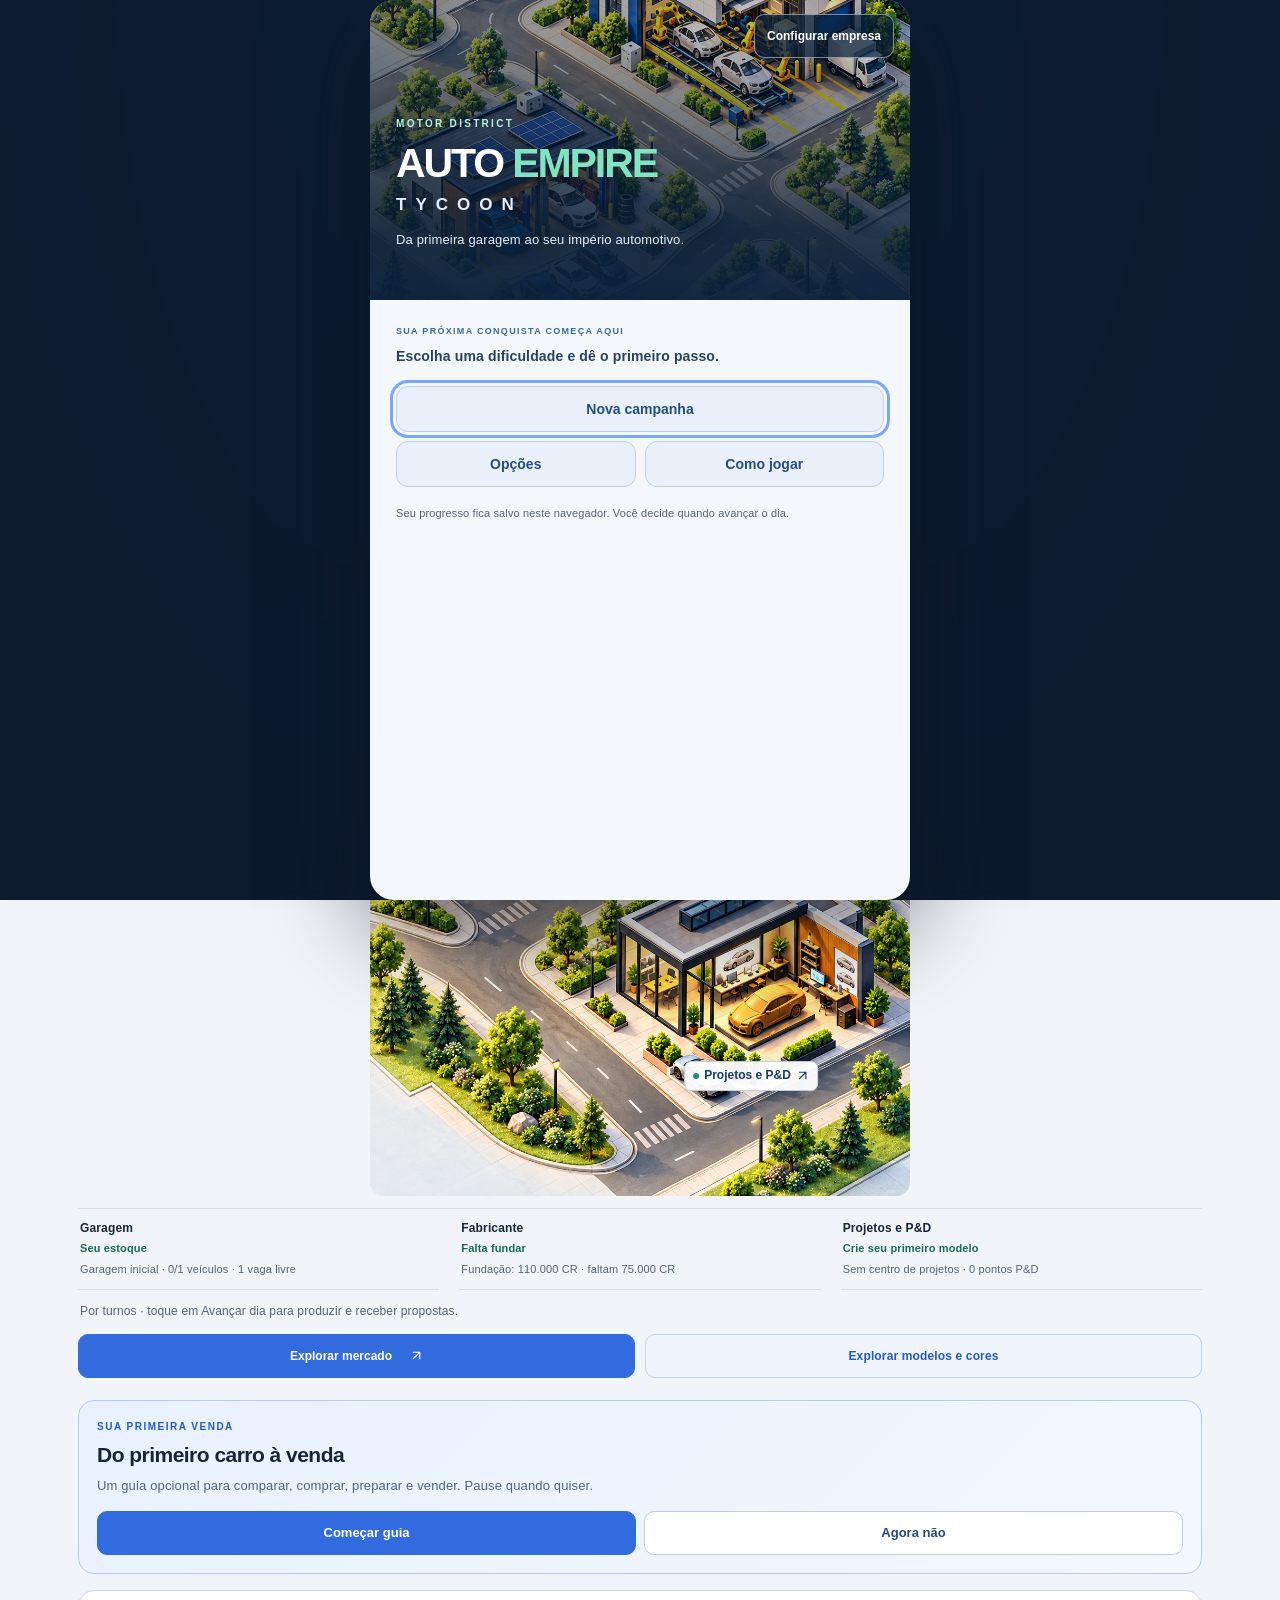
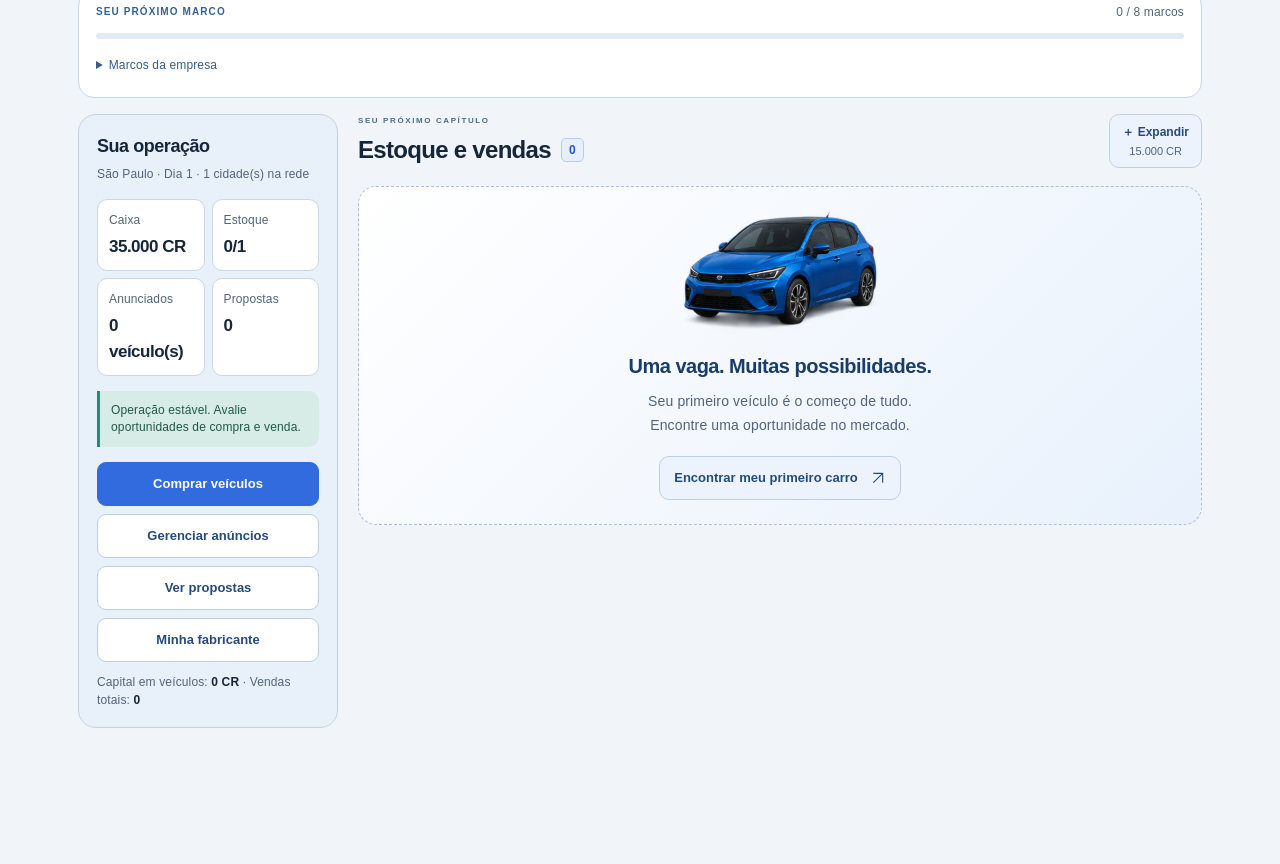
<file: index.html>
<!doctype html>
<html lang="pt-BR">
<head>
  <meta charset="utf-8">
  <meta name="viewport" content="width=device-width,initial-scale=1,viewport-fit=cover">
  <meta name="theme-color" content="#15263b">
  <meta name="ae-release" content="alpha-07-ea012dc">
  <meta http-equiv="refresh" content="0;url=./preview/?campaign=main&menu=1">
  <link rel="manifest" href="./manifest.webmanifest">
  <link rel="apple-touch-icon" href="./icon-192.png">
  <title>Auto Empire Tycoon — Motor District</title>
  <style>
    :root{font-family:system-ui,-apple-system,sans-serif;color:#15263b;background:#f1f4f8;color-scheme:light}
    body{margin:0;min-height:100dvh;display:grid;place-items:center;padding:24px;box-sizing:border-box}
    main{max-width:420px;padding:32px;border:1px solid #d8e1ec;border-radius:18px;background:#ffffff}
    p{line-height:1.6;color:#607087}a{display:inline-flex;align-items:center;min-height:44px;padding:0 18px;border-radius:9px;background:#326bde;color:#fff;text-decoration:none}
  </style>
  <script>location.replace(new URL('./preview/?campaign=main&menu=1', location.href).href);</script>
</head>
<body>
  <main><h1>Auto Empire</h1><p>Sua concessionária está pronta. Entre para continuar a campanha.</p><a href="./preview/?campaign=main&menu=1">Entrar no jogo</a></main>
</body>
</html>
</file>
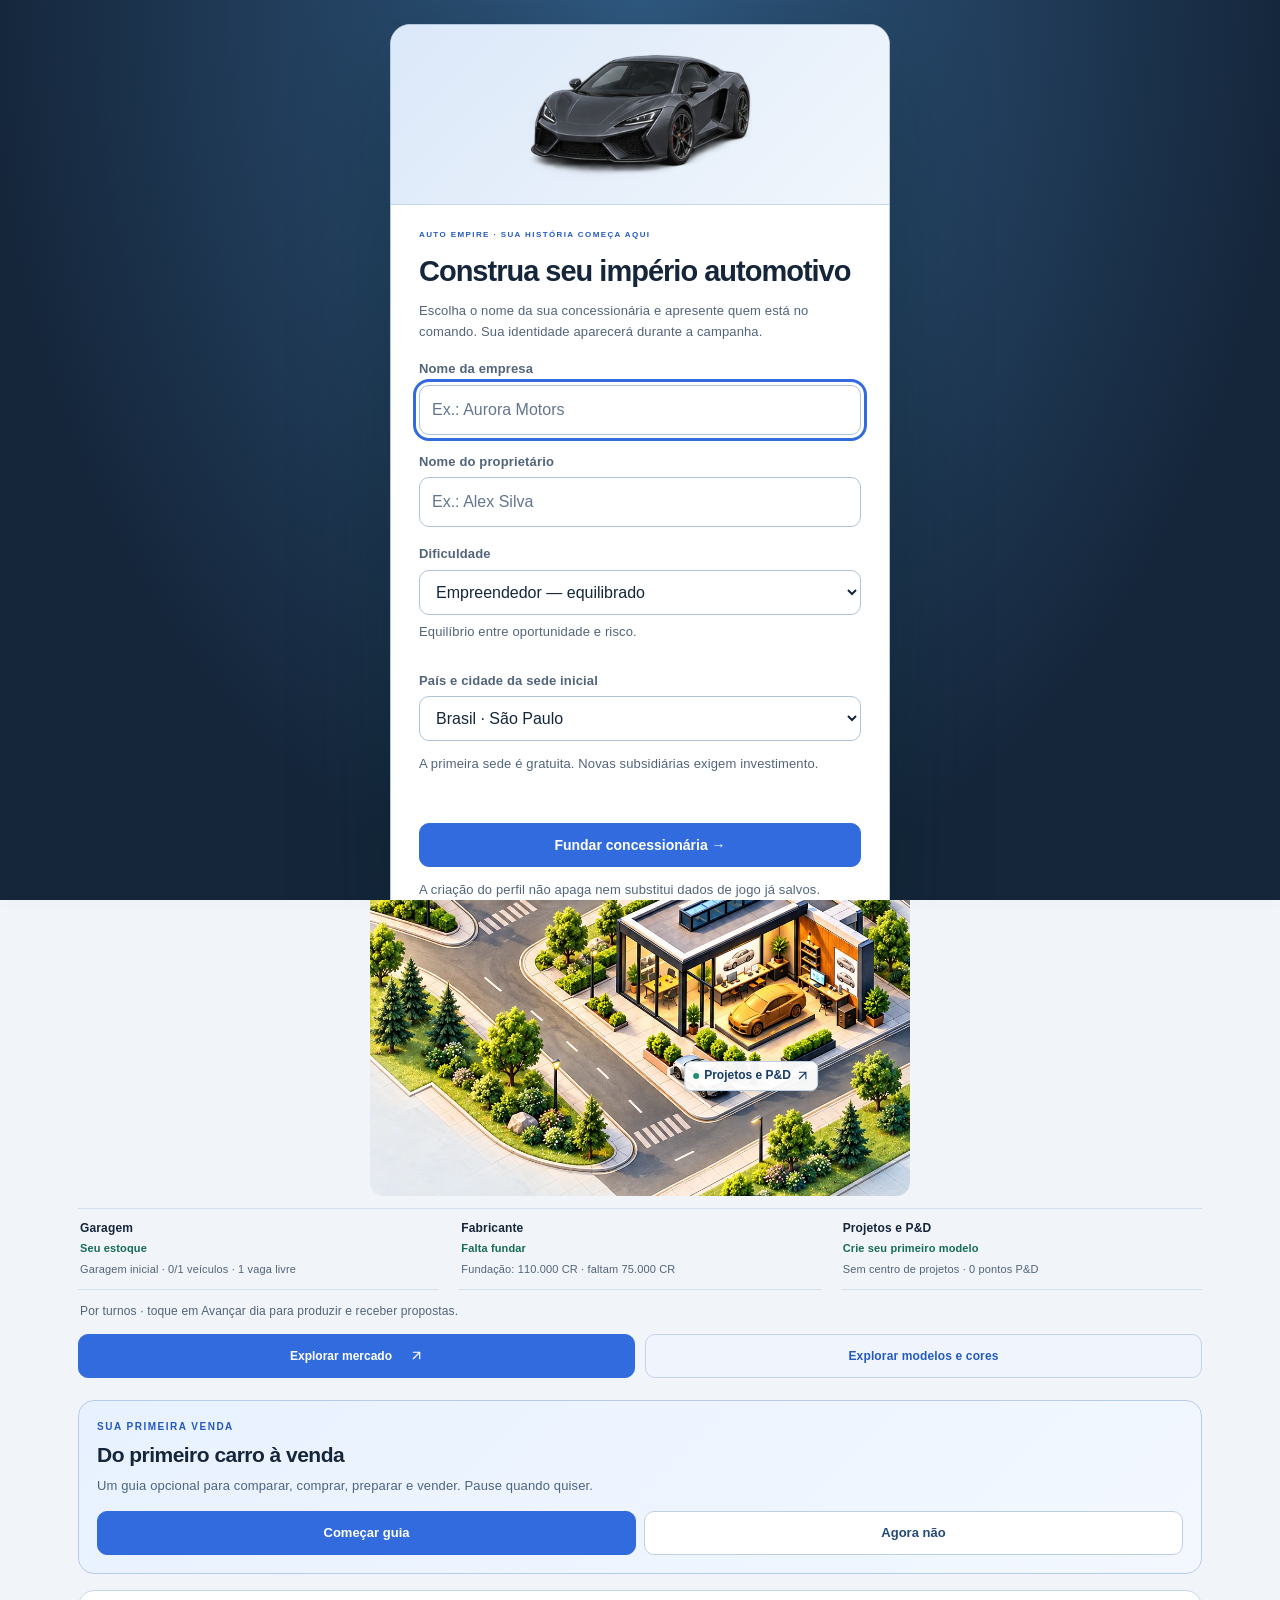
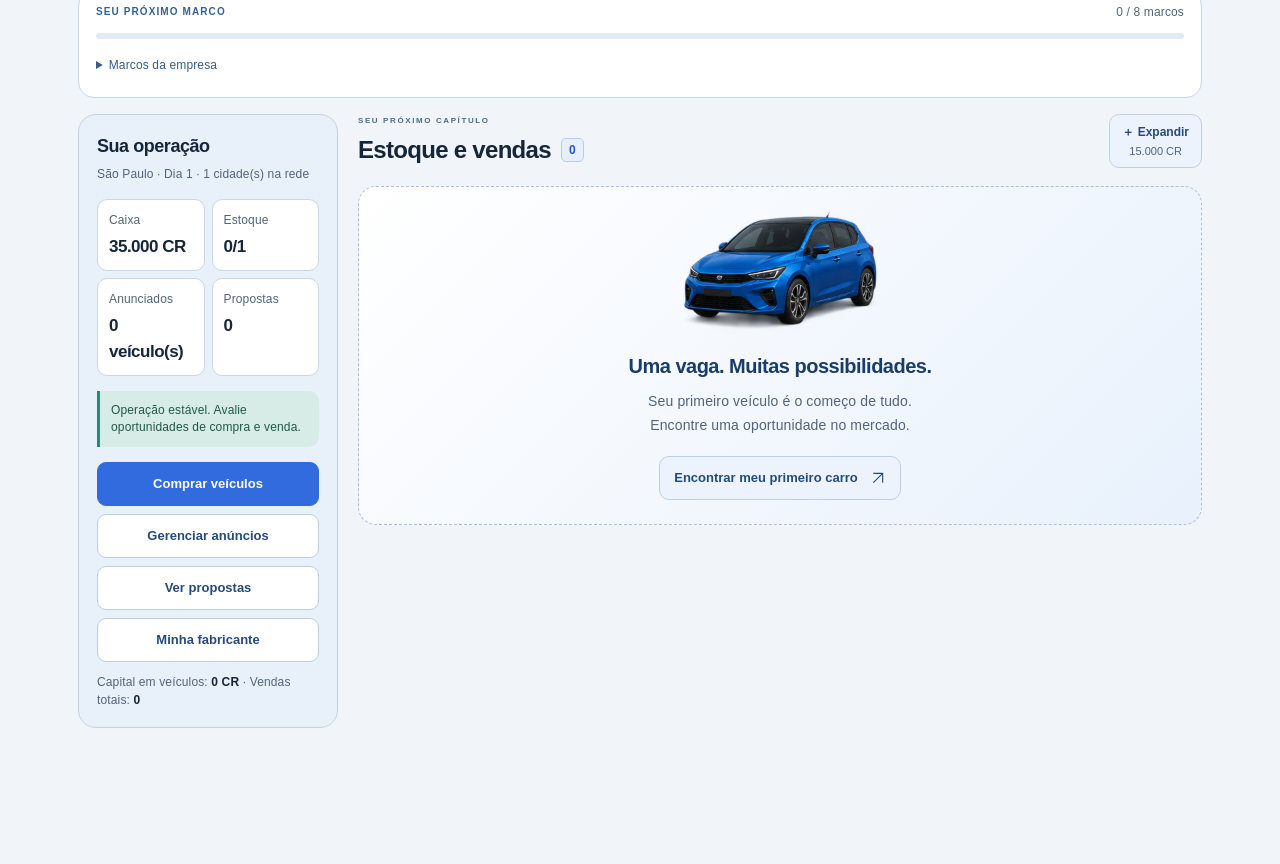
<file: preview/index.html>
<!doctype html><html lang="pt-BR"><head><meta charset="utf-8"><meta name="viewport" content="width=device-width,initial-scale=1,viewport-fit=cover"><meta name="theme-color" content="#15263b"><meta name="ae-release" content="motor-district-15001"><meta name="apple-mobile-web-app-capable" content="yes"><meta name="apple-mobile-web-app-status-bar-style" content="black-translucent"><meta name="apple-mobile-web-app-title" content="Auto Empire"><link rel="manifest" href="../manifest.webmanifest"><link rel="apple-touch-icon" href="../icon-192.png"><title>Auto Empire Tycoon — Motor District</title><style>
:root{--bg:#0c121a;--panel:#18232e;--panel2:#22313d;--line:#344554;--gold:#ffc348;--green:#68d9a2;--muted:#9caebb;--red:#ff8d8d}*{box-sizing:border-box}body{margin:0;background:radial-gradient(circle at 50% -15%,#26394a,#0c121a 62%);color:#edf4f6;font:14px -apple-system,BlinkMacSystemFont,system-ui,sans-serif}button,input{font:inherit}button{cursor:pointer;border:0;border-radius:9px;background:var(--gold);color:#17202a;padding:10px 13px;font-weight:800}button:disabled{opacity:.4;cursor:not-allowed}.ghost{background:#304150;color:#f4f8f9}.smallbtn{padding:7px 9px;font-size:12px}.shell{max-width:650px;margin:auto;min-height:100vh;padding-bottom:96px}.top{padding:16px 14px 12px;display:flex;align-items:center;justify-content:space-between;gap:10px}.logo{font-weight:1000;font-size:19px;letter-spacing:-.5px;line-height:1}.logo em{color:var(--gold);font-style:normal}.tag{font-size:9px;color:#d6e0e5;letter-spacing:2px;margin-top:4px}.day{font-weight:800;text-align:right}.tiny{font-size:11px;color:var(--muted)}.content{padding:0 12px}.panel{background:linear-gradient(150deg,#1d2b36,#15202a);border:1px solid var(--line);border-radius:14px;padding:13px;margin-bottom:11px;box-shadow:0 6px 20px #0002}.stats{display:grid;grid-template-columns:repeat(3,1fr);gap:8px}.stat{padding:11px 9px}.num{font-weight:900;font-size:17px;color:var(--gold);white-space:nowrap}.label{color:var(--muted);font-size:10px;text-transform:uppercase;letter-spacing:.6px;margin-bottom:5px}.green{color:var(--green)}.red{color:var(--red)}.scene-wrap{overflow:hidden;border-radius:13px;border:1px solid #4b6470;position:relative;background:#182a34}.scene-wrap canvas{display:block;width:100%;height:auto;image-rendering:pixelated}.scene-label{position:absolute;left:12px;top:12px;background:#101923dd;padding:8px 10px;border-radius:9px;font-weight:850;pointer-events:none}.scene-label small{display:block;color:#bdd0d7;font-weight:500}.clockbar{display:flex;align-items:center;justify-content:space-between;gap:6px}.speeds{display:flex;gap:5px;align-items:center}.speeds button.active{background:var(--gold);color:#16202a}.title{font-size:16px;font-weight:900;margin:14px 0 10px}.vehicle{display:flex;align-items:center;gap:12px}.carart{width:94px;min-width:94px;height:70px;border-radius:10px;background:linear-gradient(145deg,#344f5d,#1b2a35);display:flex;align-items:center;justify-content:center;position:relative;overflow:hidden}.carart:after{content:'';position:absolute;bottom:10px;width:60px;height:6px;border-radius:50%;background:#0006;filter:blur(3px)}.carart svg{width:88px;position:relative;z-index:1;filter:drop-shadow(2px 4px 0 #0005)}.vinfo{flex:1;min-width:0}.vname{font-size:15px;font-weight:900}.price{font-weight:900;font-size:18px;color:var(--gold)}.pill{display:inline-block;padding:3px 7px;background:#294237;color:#80e2ad;border-radius:5px;font-size:10px;font-weight:700}.actions{display:flex;gap:7px;flex-wrap:wrap;margin-top:11px}.actions button{flex:1}.muted{color:var(--muted)}.section-head{display:flex;align-items:center;justify-content:space-between;margin:12px 0}.empty{text-align:center;padding:24px;color:var(--muted)}.bottom{position:fixed;bottom:0;left:0;right:0;background:#101923f7;border-top:1px solid #344552;display:flex;justify-content:center;padding:9px max(8px,env(safe-area-inset-right)) calc(9px + env(safe-area-inset-bottom));z-index:4}.navinner{display:grid;grid-template-columns:repeat(4,1fr);width:min(650px,100%);gap:6px}.navinner button{background:transparent;color:#a4b8c4;padding:7px 4px;font-size:11px;display:flex;flex-direction:column;gap:3px;align-items:center}.navinner button b{font-size:20px}.navinner button.active{background:#34404a;color:var(--gold)}.hide{display:none!important}.modalbg{position:fixed;inset:0;background:#05090dcc;z-index:8;display:flex;align-items:center;justify-content:center;padding:14px}.modal{width:min(430px,100%);max-height:90vh;overflow:auto;background:#1a2833;border:1px solid #567080;border-radius:18px;padding:18px;box-shadow:0 20px 90px #0009}.modal h2{margin:0 0 10px}.modal input{background:#0e1720;color:white;border:1px solid #647985;border-radius:9px;padding:12px;width:100%;margin:7px 0}.flex{display:flex;align-items:center;justify-content:space-between;gap:9px}.divider{border-top:1px solid #344554;margin:12px 0}.log{font-size:12px;color:#bed0d9;padding:8px 0;border-bottom:1px solid #30404a}.toast{position:fixed;bottom:85px;left:50%;transform:translateX(-50%);z-index:12;background:#e5ad42;color:#18212a;padding:10px 15px;border-radius:9px;font-weight:800;max-width:90%;text-align:center;box-shadow:0 8px 28px #0008}.progress{height:8px;background:#0b151d;border-radius:9px;overflow:hidden;margin:6px 0}.progress i{display:block;height:100%;background:#69d8a1}.kv{display:flex;justify-content:space-between;padding:7px 0;border-bottom:1px solid #33434f}body:not(.ready) .shell{visibility:hidden}@media(min-width:700px){.scene-wrap canvas{max-height:400px;object-fit:cover}}
</style><style>
:root{--gold:#ffbd39;--panel:#172331}body{background:radial-gradient(ellipse at 50% -20%,#36536a,#0a111a 70%)}.panel{box-shadow:0 8px 28px #0004;border-color:#3b5060}.logo{font-size:21px;text-shadow:0 2px 1px #0008}.num{font-variant-numeric:tabular-nums}.scene-wrap{box-shadow:inset 0 0 0 2px #263b4c,0 10px 28px #0006}.carart{background:radial-gradient(circle at 50% 0%,#557386,#1c2c38)}.carart svg{image-rendering:pixelated}.pill.risk{background:#4b3532;color:#ffb1a0}.pill.good{background:#224c43;color:#90efc5}.extra{font-size:11px;color:#a9c4d0;margin-top:6px}.inspectbox{border:1px solid #52616b;background:#111e29;padding:10px;border-radius:10px;margin:10px 0}.buyer{background:#243744;padding:9px;border-radius:9px;margin:7px 0}.hint{color:#ffcf70;font-size:11px}.scene-label{border:1px solid #ffffff20;backdrop-filter:blur(4px)}button:focus-visible{outline:3px solid #fff;outline-offset:2px}
</style><link rel="stylesheet" href="./css/visual-redesign.css?v=15001"><link rel="stylesheet" href="./css/vehicle-collection.css?v=15001"><link rel="stylesheet" href="./css/trade-summary.css?v=15001"><link rel="stylesheet" href="./css/first-sale-guide.css?v=15001"><link rel="stylesheet" href="./css/motor-district-next.css?v=15001"><link rel="stylesheet" href="./css/operations-map.css?v=15001"><style id="ae-turn-based-styles">
/* Turn-only interface, safe areas and fixed navigation */
body{overflow-x:hidden}
#ae-end-day{max-width:calc(100vw - 24px);white-space:nowrap}
@media(prefers-reduced-motion:reduce){#ae-end-day{transition:none!important}}

#ae-end-day{position:fixed;z-index:90;bottom:calc(92px + env(safe-area-inset-bottom,0px));right:max(14px,calc((100vw - 650px)/2 + 16px));min-height:56px;padding:14px 19px;border-radius:18px;background:#f7bc48;color:#17202a;font-size:15px;font-weight:850;box-shadow:0 6px 24px #0009;border:1px solid #ffda8b;touch-action:manipulation}
#ae-end-day:active{transform:translateY(1px)}
#ae-end-day span{margin-left:7px;font-size:20px}
@media(max-width:420px){#ae-end-day{right:12px}}
/* Ensure turn button remains unobstructed and respects modal visibility. */
body:has(.modalbg:not(.hide)) #ae-end-day{visibility:hidden;pointer-events:none}
body:has(#ae-turn-overlay:not([hidden])) #ae-end-day{visibility:hidden;pointer-events:none}
#ae-end-day:focus-visible{outline:3px solid #fff;outline-offset:3px}
/* Compact, touch-friendly bottom navigation and readable stat panels. */
.navinner button{min-height:48px;display:flex;flex-direction:column;align-items:center;justify-content:center;gap:3px;line-height:1.25}
.navinner button b{font-size:19px;line-height:1.15}
.navinner button:focus-visible{outline:2px solid #f7bc48;outline-offset:-2px}
.stats .panel{min-width:0;overflow-wrap:anywhere}
.stats .num{font-variant-numeric:tabular-nums}
@media(max-width:380px){
 .navinner{gap:2px}
 .navinner button{padding:8px 2px;font-size:10px}
 .stats{gap:6px}
 .stats .panel{padding:10px 7px}
 .stats .num{font-size:clamp(12px,3.4vw,17px)}
}
/* Market and management panel hierarchy on narrow screens. */
#market,#reports,#events{min-width:0}
#market>.section-head,#garage>.section-head{display:flex;align-items:center;justify-content:space-between;gap:10px;flex-wrap:wrap}
#market>.section-head>.title,#garage>.section-head>.title{min-width:0;flex:1 1 150px}
#market>.section-head button,#garage>.section-head button{flex:0 1 auto;max-width:100%;white-space:normal;overflow-wrap:anywhere}
#market .panel,#reports .panel,#events .panel{min-width:0;max-width:100%;overflow-wrap:anywhere}
#market .actions,#reports .actions,#events .actions{display:flex;flex-wrap:wrap;gap:8px}
#market button,#reports button,#events button{touch-action:manipulation}
#reports #ledger,#events #log{overflow-x:auto;overscroll-behavior-x:contain}
#reports .title,#events .title{margin-top:14px;margin-bottom:10px}
@media(max-width:380px){
 #market>.section-head button,#garage>.section-head button{font-size:12px}
 #market .panel,#reports .panel,#events .panel{padding:12px}
}
/* Industrial management: dense data, legible on iPhone. */
#ae-industrial-dashboard,#ae-workforce,#ae-factory-warehouse{min-width:0;max-width:100%;box-sizing:border-box;overflow-wrap:anywhere}
#ae-industrial-dashboard h3,#ae-workforce h3,#ae-factory-warehouse h3{line-height:1.35;margin-bottom:8px}
#ae-industrial-kpis,#ae-warehouse-stats{min-width:0;max-width:100%}
#ae-id-controls{display:flex;flex-wrap:wrap;gap:10px;align-items:end}
#ae-id-controls label{min-width:0}
#ae-id-controls select{min-width:0;max-width:100%;font-size:16px}
#ae-id-line,.ae-workforce-unit,.ae-warehouse-car{min-width:0;max-width:100%;box-sizing:border-box;overflow-wrap:anywhere}
#ae-id-line p,.ae-workforce-unit p,.ae-warehouse-car p{line-height:1.5}
#ae-factory-warehouse button,#ae-workforce button,#ae-industrial-dashboard button{min-height:40px;max-width:100%;white-space:normal;touch-action:manipulation}
#ae-factory-warehouse input,#ae-workforce input,#ae-industrial-dashboard input{max-width:100%;box-sizing:border-box}
#ae-warehouse-pagination{display:flex;flex-wrap:wrap;gap:8px;align-items:center}
@media(max-width:420px){
 #ae-industrial-dashboard,#ae-workforce,#ae-factory-warehouse{padding:12px!important}
 #ae-id-controls>*{flex:1 1 130px}
 #ae-warehouse-fleet,#ae-warehouse-bulk{max-width:100%}
}
/* Interaction layers: dialogs must always receive taps before the floating action. */
#modal.modalbg:not(.hide){z-index:950!important;pointer-events:auto!important}
#modal.modalbg.hide{pointer-events:none!important}
#modal .modal{position:relative;z-index:1;max-height:calc(100dvh - 32px);overscroll-behavior:contain;-webkit-overflow-scrolling:touch}
#ae-end-day{z-index:40!important}
nav.bottom{z-index:50}
#toast{pointer-events:none}
button:disabled{cursor:not-allowed;opacity:.55}
/* Reliable mobile taps and accessible dialog controls. */
#modal .modal button,#modal .modal input,#modal .modal select,#modal .modal textarea{position:relative;pointer-events:auto;touch-action:manipulation}
#modal .modal button{min-height:44px}
#modal .modal input,#modal .modal select,#modal .modal textarea{font-size:16px}
.navinner button{position:relative;z-index:1;touch-action:manipulation;-webkit-tap-highlight-color:transparent}
.navinner button.active{pointer-events:auto}
/* Keep the primary turn action above the real bottom navigation height. */
:root{--ae-bottom-nav-height:80px}
#ae-end-day{bottom:calc(var(--ae-bottom-nav-height) + 12px)!important}
.shell{padding-bottom:calc(var(--ae-bottom-nav-height) + 82px)!important}
@media(max-width:360px){#ae-end-day{font-size:13px;padding:12px 14px;min-height:48px}}

</style><link rel="stylesheet" href="./css/subsidiaries.css?v=15001"><link rel="stylesheet" href="./css/game-menu.css?v=15001"><link rel="stylesheet" href="./css/quick-navigation.css?v=15001"><link rel="stylesheet" href="./css/vehicle-framing.css?v=15001"></head><body><div class="shell"><header class="top"><div><div class="logo">AUTO <em>EMPIRE</em></div><div class="tag">TYCOON · ALPHA 0.7 · PRÉVIA</div></div><div class="day"><span id="day"></span></div></header><main class="content"><div class="stats"><div class="panel stat"><div class="label">Caixa</div><div class="num" id="cash"></div></div><div class="panel stat"><div class="label">Patrimônio</div><div class="num" id="worth"></div></div><div class="panel stat"><div class="label">Reputação</div><div class="num" id="rep"></div></div></div><button id="ae-end-day" type="button" onclick="advanceDay()" aria-label="Passar para o próximo dia">Avançar dia <span id="ae-next-day-label">→</span></button><div id="garage"><div class="scene-wrap"><canvas id="scene" width="384" height="250" aria-label="Garagem isométrica em pixel art"></canvas><div class="scene-label">GARAGEM SÃO PAULO <small id="occupancy"></small></div></div><div class="section-head"><div class="title">Meu estoque</div><button class="ghost smallbtn" onclick="expand()">＋ Expandir · 15.000 CR</button></div><div id="stock"></div></div><div id="market" class="hide"><div class="section-head"><div class="title">🚗 Mercado de São Paulo</div><button class="ghost smallbtn" onclick="refreshPaid()">↻ Novos anúncios</button></div><p class="tiny">Preços e condições variam. Negocie e procure margem após os reparos.</p><div id="listings"></div></div><div id="reports" class="hide"><div class="title">📊 Relatórios</div><div class="panel" id="summary"></div><div class="title">Últimas transações</div><div class="panel" id="ledger"></div></div><div id="events" class="hide"><div class="title">📋 Central de eventos</div><div class="panel" id="log"></div><div class="actions"><button class="ghost" onclick="save();toast('Campanha salva!')">💾 Salvar</button><button class="ghost" onclick="newGame()">↻ Nova campanha</button></div><p class="tiny">Salvamento automático neste navegador. Não avança enquanto o jogo estiver fechado.</p></div></main></div><nav class="bottom"><div class="navinner"><button data-tab="garage" onclick="show('garage')"><b>🏠</b>Garagem</button><button data-tab="market" onclick="show('market')"><b>🚙</b>Mercado</button><button data-tab="reports" onclick="show('reports')"><b>📊</b>Finanças</button><button data-tab="events" onclick="show('events')"><b>🔔</b>Eventos</button></div></nav><div id="modal" class="modalbg hide"><div class="modal" id="modalbody"></div></div><div id="toast" class="toast hide"></div><script>
'use strict';const primaryCampaign=new URLSearchParams(location.search).get('campaign')==='main';const KEY=primaryCampaign?'autoempire_v02':'autoempire_preview_v06';const oldKey=primaryCampaign?'autoempire_v1':'autoempire_preview_legacy';const catalog=[['Velox City',17500,'#e7ebef','Hatch'],['Montara Cross',29000,'#cf544a','SUV'],['Aureon Sedan',22500,'#3c85a5','Sedã'],['Ravik Utility',34000,'#d5b66c','Picape'],['Nexo Compact',12500,'#5fbc8b','Compacto'],['Altis Sport',38500,'#c95c76','Esportivo'],['Orion P',30500,'#347ad1','Picape'],['Lynx Z4',19500,'#d5d6e3','Hatch']];let s,paused=true,speed=1,tab='garage',modalCar=null,lastTime=performance.now(),acc=0,scenePhase=0;const $=id=>document.getElementById(id),fmt=n=>Math.round(n).toLocaleString('pt-BR')+' CR',rand=(a,b)=>Math.floor(a+Math.random()*(b-a+1)),esc=t=>String(t).replace(/[&<>"']/g,c=>({'&':'&amp;','<':'&lt;','>':'&gt;','"':'&quot;',"'":'&#39;'}[c]));function seed(){s={version:2,cash:35000,day:1,minute:480,rep:50,slots:1,stock:[],market:[],ledger:[],logs:[],nextId:1,sales:0,profit:0};populate();note('Sua primeira garagem abriu em São Paulo. Boa sorte!');save()}function makeCar(){let m=catalog[rand(0,catalog.length-1)],year=rand(2013,2024),km=rand(22,185)*1000,condition=rand(47,94),value=Math.round(m[1]*(.7+(year-2013)*.045)*(1-(km/1000000))),repair=Math.round((100-condition)*rand(26,61));return{id:s.nextId++,name:m[0],color:m[2],kind:m[3],year,km,condition,value,repair,ask:Math.round(value*rand(77,100)/100/100)*100,listed:false,price:0,days:0,interested:false,offers:[],spent:0}}function populate(){s.market=Array.from({length:6},makeCar)}function note(msg){s.logs.unshift('Dia '+s.day+' · '+msg);s.logs=s.logs.slice(0,40)}function entry(name,amount){s.ledger.unshift({day:s.day,name,amount});s.ledger=s.ledger.slice(0,100)}function save(){try{localStorage.setItem(KEY,JSON.stringify(s))}catch(e){}}function toast(t){let e=$('toast');e.textContent=t;e.classList.remove('hide');clearTimeout(toast.t);toast.t=setTimeout(()=>e.classList.add('hide'),2500)}function advanceDay(){if(!$('modal').classList.contains('hide')||document.querySelector('.modalbg:not(.hide):not(#modal),#ae-company-screen.is-open,dialog[open]'))return toast('Conclua ou feche a janela antes de avançar.');if(window.aeAdvancingDay||document.getElementById('ae-turn-overlay')?.hidden===false)return;window.aeAdvancingDay=true;try{paused=true;s.minute=480;const before={day:s.day,cash:s.cash,stock:s.stock.length,sales:s.sales,ledgerSnapshot:(s.ledger||[]).slice(),logsSnapshot:(s.logs||[]).slice()};tickDay();save();render();if(s.day!==before.day)window.AEDaySummary?.show(before);else toast('O dia não avançou. Verifique se a campanha está encerrada ou bloqueada.')}finally{window.aeAdvancingDay=false}}function setSpeed(v){paused=true;speed=1;render()}function toggle(){advanceDay()}function show(t){tab=t;render()}function newGame(){if(confirm('Apagar sua campanha e começar novamente?')){seed();paused=true;show('garage');toast('Nova campanha iniciada')}}function refreshPaid(){if(s.cash<100)return toast('Você precisa de 100 CR para pesquisar novos anúncios.');s.cash-=100;entry('Pesquisa de mercado',-100);populate();note('Mercado atualizado por 100 CR');save();render()}function buyDialog(id){let c=s.market.find(v=>v.id===id);if(!c)return;modalCar=id;paused=true;open(`<h2>🤝 Negociação</h2>${carRow(c)}<div class="divider"></div><p class="muted">O vendedor pede <b>${fmt(c.ask)}</b>. Faça uma contraproposta. A reserva do vendedor é desconhecida.</p><div class="tiny">Sua oferta (CR)</div><input id="bid" type="number" min="1" step="100" value="${Math.round(c.ask*.92/100)*100}"><div class="actions"><button onclick="submitBid()">Enviar oferta</button><button class="ghost" onclick="closeModal()">Cancelar</button></div><div class="tiny" id="negotiation-result"></div>`)}function submitBid(){let c=s.market.find(v=>v.id===modalCar);if(!c)return closeModal();let bid=Math.round(Number($('bid').value));if(!Number.isFinite(bid)||bid<=0)return toast('Oferta inválida');if(s.stock.length>=s.slots)return toast('Garagem cheia');if(bid>s.cash)return toast('Saldo insuficiente');if(c.reserve===undefined)c.reserve=Math.round(c.ask*rand(84,99)/100);c.attempts=(c.attempts||0)+1;if(bid<c.reserve){let counter=Math.round((c.reserve+Math.max(bid,c.ask*.92))/2/100)*100;note('Oferta recusada por '+c.name);$('negotiation-result').innerHTML=`<p class="red">Vendedor: “Não consigo por esse valor. Considere ${fmt(counter)}.”</p>`;if(c.attempts>=4){s.market=s.market.filter(v=>v.id!==c.id);closeModal();toast('Vendedor encerrou a negociação')}save();render();return}let paid=bid;s.cash-=paid;c.bought=paid;c.spent=0;c.listed=false;c.offers=[];s.stock.push(c);s.market=s.market.filter(v=>v.id!==c.id);entry('Compra · '+c.name,-paid);note('Comprou '+c.name+' por '+fmt(paid));save();closeModal();show('garage');toast('Carro adquirido!')}function repair(id){let c=s.stock.find(v=>v.id===id);if(!c)return;let cost=Math.max(250,Math.round(c.repair*.7));if(c.condition>=99)return toast('Veículo já está revisado');if(s.cash<cost)return toast('Caixa insuficiente');s.cash-=cost;c.spent+=cost;c.condition=Math.min(100,c.condition+rand(13,26));c.repair=Math.round(c.repair*.4);entry('Reparos · '+c.name,-cost);note('Revisão de '+c.name+' concluída');save();render();toast('Reparo realizado')}function listDialog(id){let c=s.stock.find(v=>v.id===id);if(!c)return;modalCar=id;open(`<h2>🏷️ Anunciar veículo</h2>${carRow(c)}<div class="divider"></div><div class="tiny">Preço pedido (CR)</div><input type="number" id="asking" min="1" step="100" value="${c.price||Math.round(c.value*(.75+c.condition/400)/100)*100}"><p class="tiny">Preços altos reduzem o interesse. Preços baixos podem acelerar a venda, mas diminuem a margem.</p><div class="actions"><button onclick="publish()">Publicar anúncio</button><button class="ghost" onclick="closeModal()">Cancelar</button></div>`)}function publish(){let c=s.stock.find(v=>v.id===modalCar);if(!c)return;let p=Math.round(Number($('asking').value));if(!Number.isFinite(p)||p<=0)return toast('Preço inválido');c.price=p;c.listed=true;c.days=0;c.offers=[];c.interested=false;note('Anúncio de '+c.name+' publicado por '+fmt(p));save();closeModal();render();toast('Anúncio publicado')}function offersDialog(id){let c=s.stock.find(v=>v.id===id);if(!c)return;modalCar=id;let offers=c.offers||[];open(`<h2>💬 Propostas recebidas</h2>${carRow(c)}<p class="tiny">Custo acumulado: ${fmt(c.bought+c.spent)} · Anúncio: ${fmt(c.price)}</p><div class="divider"></div>${offers.map((o,i)=>`<div class="panel"><div class="flex"><div><b>${esc(o.name)}</b><div class="price">${fmt(o.amount)}</div><div class="tiny">Margem antes de despesas: ${fmt(o.amount-c.bought-c.spent)}</div></div><button onclick="acceptOffer(${i})">Aceitar</button></div></div>`).join('')||'<p>Nenhuma proposta ativa.</p>'}<button class="ghost" onclick="closeModal()">Voltar</button>`)}function acceptOffer(i){let c=s.stock.find(v=>v.id===modalCar);if(!c||!c.offers[i])return;let o=c.offers[i];if(!Number.isFinite(Number(o.amount))||Number(o.amount)<=0)return toast('Proposta inválida');let profit=Number(o.amount)-(Number(c.bought)||0)-(Number(c.spent)||0);s.cash+=Number(o.amount);s.profit+=profit;s.sales++;s.rep=Math.min(100,s.rep+1);s.stock=s.stock.filter(v=>v.id!==c.id);entry('Venda · '+c.name,o.amount);note('Vendeu '+c.name+' por '+fmt(o.amount)+' (margem '+fmt(profit)+')');save();closeModal();render();toast('Venda concluída!')}function expand(){let cost=15001;if(s.cash<cost)return toast('Precisa de '+fmt(cost));if(!confirm('Expandir garagem em 2 vagas por 15.000 CR?'))return;s.cash-=cost;s.slots+=2;entry('Expansão da garagem',-cost);note('Garagem expandida para '+s.slots+' vagas');save();render();toast('Garagem ampliada!')}function tickDay(){s.day++;s.minute=480;if(s.day%3===0)populate();if(s.day%30===0){s.cash-=1200;entry('Aluguel mensal',-1200);note('Aluguel debitado: 1.200 CR')}for(let c of s.stock){if(!c.listed)continue;c.days++;let fair=c.value*(.70+c.condition/300),attraction=Math.max(.025,Math.min(.7,(.28+(fair-c.price)/Math.max(1,fair))*({casual:1.2,normal:1,hard:.78}[s.difficulty]||1)*(1+Math.min(5,Number(s.empire?.staff?.seller)||0)*.06)));if(Math.random()<attraction){let amount=Math.round(Math.min(c.price*1.03,fair)*(.87+Math.random()*.14)/100)*100;c.offers.push({name:['Alex Morgan','Sam Rivera','Jordan Lee','Taylor Brooks','Casey Novak'][rand(0,4)],amount});c.offers=c.offers.slice(-3);c.interested=true;note('Nova proposta para '+c.name+'!')}}save()}function carSvg(c){let color=c.color||'#4c99ce';return `<svg viewBox="0 0 112 75" aria-hidden="true"><path d="M11 42 L31 28 L74 24 L101 38 L103 55 L88 61 L22 61 L10 54Z" fill="${color}" stroke="#0d1720" stroke-width="3"/><path d="M35 30 L73 28 L87 40 L26 43Z" fill="#9bd3e0" stroke="#19333c" stroke-width="3"/><path d="M15 45 L99 44 L99 54 L13 54Z" fill="${color}" opacity=".85"/><path d="M25 55 L38 55 L38 65 L25 65Z M78 55 L91 55 L91 65 L78 65Z" fill="#121a21"/><path d="M14 48 L22 48 M94 48 L100 48" stroke="#ffe3a1" stroke-width="5"/><path d="M50 30 L51 43" stroke="#23414c" stroke-width="2"/></svg>`}function carRow(c){return `<div class="vehicle"><div class="carart">${carSvg(c)}</div><div class="vinfo"><div class="vname">${esc(c.name)}</div><div class="tiny">${c.year} · ${esc(c.kind)} · ${c.km.toLocaleString('pt-BR')} km</div><div class="tiny">Condição ${c.condition}% · Mercado ${fmt(c.value)}</div></div></div>`}function open(html){$('modalbody').innerHTML=html;$('modal').classList.remove('hide')}function closeModal(){$('modal').classList.add('hide');modalCar=null}function render(){if(!s)return;$('day').textContent='Dia '+s.day;$('cash').textContent=fmt(s.cash);$('worth').textContent=fmt(s.cash+s.stock.reduce((a,c)=>a+c.value*(.7+c.condition/300),0));$('rep').textContent=s.rep+'/100';document.querySelectorAll('[data-tab]').forEach(b=>b.classList.toggle('active',b.dataset.tab===tab));['garage','market','reports','events'].forEach(t=>$(t).classList.toggle('hide',t!==tab));$('occupancy').textContent=s.stock.length+' / '+s.slots+' vagas ocupadas';$('stock').innerHTML=s.stock.map(c=>`<div class="panel">${carRow(c)}<div class="divider"></div><div class="flex"><div><div class="tiny">Investido</div><b>${fmt(c.bought+c.spent)}</b></div><div style="text-align:right"><div class="tiny">${c.listed?'Anunciado':'Preço estimado'}</div><b class="green">${fmt(c.listed?c.price:c.value)}</b></div></div><div class="actions"><button class="ghost smallbtn" onclick="repair(${c.id})" ${c.condition>=99?'disabled':''}>🔧 Reparar ${fmt(Math.max(250,Math.round(c.repair*.7)))}</button><button class="smallbtn" onclick="listDialog(${c.id})">🏷 Anunciar</button>${c.offers.length?`<button class="smallbtn" onclick="offersDialog(${c.id})">💬 ${c.offers.length} proposta(s)</button>`:''}</div></div>`).join('')||'<div class="panel empty">🚘<h3>Sua garagem está vazia</h3>Encontre um carro no mercado e faça sua primeira negociação.<div class="actions"><button onclick="show(\'market\')">Explorar mercado →</button></div></div>';$('listings').innerHTML=s.market.map(c=>`<div class="panel">${carRow(c)}<div class="divider"></div><div class="flex"><div><div class="tiny">Preço pedido</div><div class="price">${fmt(c.ask)}</div><div class="tiny">Reparos estimados: ${fmt(c.repair)}</div></div><button onclick="buyDialog(${c.id})">Negociar</button></div></div>`).join('');$('summary').innerHTML=`<div class="kv"><span>Caixa</span><b>${fmt(s.cash)}</b></div><div class="kv"><span>Estoque</span><b>${s.stock.length} veículos</b></div><div class="kv"><span>Vagas</span><b>${s.slots}</b></div><div class="kv"><span>Vendas realizadas</span><b>${s.sales}</b></div><div class="kv"><span>Margem realizada (antes dos fixos)</span><b class="${s.profit>=0?'green':'red'}">${fmt(s.profit)}</b></div><div class="kv"><span>Aluguel / 30 dias</span><b>${fmt(({casual:700,normal:1200,hard:1900}[s.difficulty]||1200))}</b></div>`;$('ledger').innerHTML=s.ledger.length?s.ledger.slice(0,30).map(e=>`<div class="kv"><span class="tiny">Dia ${e.day} · ${esc(e.name)}</span><b class="${e.amount>=0?'green':'red'}">${e.amount>=0?'+':''}${fmt(e.amount)}</b></div>`).join(''):'<p class="muted">Sem movimentações ainda.</p>';$('log').innerHTML=s.logs.map(x=>`<div class="log">${esc(x)}</div>`).join('');drawScene()}function drawScene(){let canvas=$('scene');if(!canvas||getComputedStyle(canvas).display==='none'||getComputedStyle(canvas).visibility==='hidden')return;let ctx=canvas.getContext('2d');if(!ctx)return;ctx.imageSmoothingEnabled=false;let W=384,H=250;ctx.fillStyle='#658a9b';ctx.fillRect(0,0,W,H);ctx.fillStyle='#8eb6c4';ctx.fillRect(0,0,W,60);for(let i=0;i<15;i++){ctx.fillStyle=i%2?'#7da49b':'#73988e';ctx.fillRect((i*49)%384,56+(i*17)%110,45,48)}function poly(points,fill,stroke){ctx.beginPath();ctx.moveTo(...points[0]);points.slice(1).forEach(p=>ctx.lineTo(...p));ctx.closePath();ctx.fillStyle=fill;ctx.fill();if(stroke){ctx.strokeStyle=stroke;ctx.lineWidth=2;ctx.stroke()}}poly([[0,134],[197,39],[384,129],[187,232]],'#b6a995','#50616b');for(let y=0;y<7;y++)for(let x=0;x<9;x++){let px=23+x*43+(y%2)*4,py=128+y*13-x*8;if(px>12&&px<370&&py>50&&py<225){ctx.fillStyle=(x+y)%2?'#a9a393':'#c1b39a';ctx.fillRect(px,py,14,3)}}poly([[14,93],[112,46],[194,82],[96,132]],'#293b43','#1c2930');poly([[14,93],[96,132],[96,174],[14,133]],'#d4a86d','#3c3e3c');poly([[96,132],[194,82],[194,127],[96,174]],'#8e725a','#3c3e3c');poly([[11,90],[111,38],[201,81],[96,135]],'#36434b','#1e2932');poly([[108,140],[155,117],[155,146],[108,170]],'#183b4c','#192a30');poly([[32,111],[78,89],[78,117],[32,139]],'#8ed2e5','#355361');ctx.fillStyle='#f6c44c';ctx.fillRect(34,91,71,9);ctx.fillStyle='#17232c';ctx.font='bold 9px monospace';ctx.fillText('AUTO EMPIRE',36,99);let spots=Math.min(s.slots,6);for(let i=0;i<spots;i++){let x=165+(i%3)*56,y=130+Math.floor(i/3)*37+(i%3)*-16;poly([[x,y],[x+35,y-16],[x+62,y-2],[x+26,y+15]],'#d5cbb4','#819188');if(s.stock[i])drawCar(x+8,y-5,s.stock[i].color)}for(let i=0;i<7;i++){let x=(i*79+19)%384,y=195+(i%3)*17;ctx.fillStyle='#315d43';ctx.fillRect(x,y,5,16);ctx.fillStyle='#3f8557';ctx.fillRect(x-8,y-9,20,14);ctx.fillStyle='#56a368';ctx.fillRect(x-4,y-16,12,12)}ctx.fillStyle='#172530';ctx.fillRect(0,239,384,11);function drawCar(x,y,color){poly([[x,y],[x+27,y-12],[x+48,y-2],[x+20,y+12]],'#182a34');poly([[x,y-7],[x+26,y-19],[x+47,y-8],[x+20,y+4]],color,'#1e2b36');poly([[x+10,y-12],[x+24,y-19],[x+36,y-12],[x+20,y-5]],'#b3dce4','#31515c');ctx.fillStyle='#141b20';ctx.fillRect(x+4,y+3,7,6);ctx.fillRect(x+31,y-1,7,6);ctx.fillStyle='#f6d89d';ctx.fillRect(x+40,y-8,5,3)}}/* Turn-based: no continuous animation loop. */try{s=JSON.parse(localStorage.getItem(KEY))}catch(e){}const campaignLoaded=!!s&&s.version===2;if(!s||s.version!==2)seed();render();document.body.classList.add('ready');document.addEventListener('visibilitychange',()=>{if(document.hidden){paused=true;save()}else{lastTime=performance.now();render()}});window.addEventListener('pagehide',()=>{paused=true;save()});/* No timer: simulation advances only through advanceDay(). */
</script><script>
// Alpha 0.3 gameplay upgrade: maintains backwards-compatible v0.2 save data.
const originalMakeCar=makeCar;
makeCar=function(){const c=originalMakeCar();c.fault=rand(1,100)<=42?['Vazamento de óleo','Suspensão desgastada','Transmissão irregular','Falha elétrica'][rand(0,3)]:null;c.inspected=false;c.faultRevealed=false;c.faultFixed=false;c.segment=c.kind;return c};
function faultCost(c){return c.fault&&!c.faultFixed?Math.max(550,Math.round(c.value*.055)):0}
function inspectCar(id,source){let c=(source==='market'?s.market:s.stock).find(v=>v.id===id);if(!c)return;let cost=source==='market'?350:250;if(s.cash<cost)return toast('Caixa insuficiente para vistoria');s.cash-=cost;entry('Vistoria · '+c.name,-cost);if(source==='stock')c.spent=(c.spent||0)+cost;c.inspected=true;c.faultRevealed=true;note('Vistoria realizada: '+c.name);save();render();toast(c.fault&&!c.faultFixed?'Vistoria detectou: '+c.fault:'Vistoria: nenhum defeito grave');if(source==='market')buyDialog(id);else vehicleDetails(id)}
function vehicleDetails(id){let c=s.stock.find(v=>v.id===id);if(!c)return;modalCar=id;open(`<h2>🚘 Ficha técnica</h2>${carRow(c)}<div class="divider"></div><div class="kv"><span>Histórico de vistoria</span><b>${c.inspected?'Verificado':'Não verificado'}</b></div><div class="kv"><span>Risco mecânico</span><b>${c.faultRevealed?(c.fault&&!c.faultFixed?esc(c.fault):'Sem defeito grave'):'Desconhecido'}</b></div><div class="kv"><span>Condição</span><b>${c.condition}%</b></div><div class="kv"><span>Investimento</span><b>${fmt(c.bought+(c.spent||0))}</b></div><div class="actions"><button onclick="inspectCar(${c.id},'stock')">🔎 Vistoriar · 250 CR</button>${c.faultRevealed&&c.fault&&!c.faultFixed?`<button onclick="fixFault(${c.id})">🔧 Corrigir · ${fmt(faultCost(c))}</button>`:''}<button class="ghost" onclick="closeModal()">Fechar</button></div>`)}
function fixFault(id){let c=s.stock.find(v=>v.id===id);if(!c||!c.fault||c.faultFixed)return;let cost=faultCost(c);if(s.cash<cost)return toast('Caixa insuficiente');s.cash-=cost;c.spent=(c.spent||0)+cost;c.faultFixed=true;c.condition=Math.min(100,c.condition+9);entry('Reparo estrutural · '+c.name,-cost);note('Defeito corrigido em '+c.name);save();render();vehicleDetails(id);toast('Defeito corrigido')}
const originalBuyDialog=buyDialog;
buyDialog=function(id){originalBuyDialog(id);let c=s.market.find(v=>v.id===id);if(!c)return;let box=document.createElement('div');box.className='inspectbox';box.innerHTML=`<b>🔎 Histórico mecânico</b><div class="extra">${c.faultRevealed?(c.fault?'<span class="red">'+esc(c.fault)+'</span>':'Nenhum defeito grave detectado'):'Há risco de defeitos ocultos. Uma vistoria reduz a incerteza.'}</div><div class="actions"><button class="ghost smallbtn" onclick="inspectCar(${id},'market')">Vistoriar · 350 CR</button></div>`;$('modalbody').insertBefore(box,$('modalbody').querySelector('.divider'))};
// Vehicle inspection UI is registered with the shared render refresh pipeline.
function aeRefreshInspections(){
 document.querySelectorAll('#stock .panel').forEach((el,i)=>{
  const c=s.stock[i];if(!c)return;
  const act=el.querySelector('.actions');
  if(act&&!act.querySelector('[data-ae-inspect]')){
   const b=document.createElement('button');
   b.className='ghost smallbtn';b.dataset.aeInspect='1';
   b.textContent='🔎 Ficha / vistoria';b.onclick=()=>vehicleDetails(c.id);
   act.appendChild(b);
  }
  if(c.faultRevealed&&c.fault&&!c.faultFixed){
   const info=el.querySelector('.vinfo');
   if(info&&!info.querySelector('[data-ae-fault]')){
    const tag=document.createElement('div');tag.className='extra red';tag.dataset.aeFault='1';
    tag.textContent='⚠ '+c.fault;info.appendChild(tag);
   }
  }
 });
 document.querySelectorAll('#listings .panel').forEach((el,i)=>{
  const c=s.market[i],info=el.querySelector('.vinfo');if(!c||!info)return;
  let line=info.querySelector('[data-ae-inspection]');
  if(!line){line=document.createElement('div');line.className='extra';line.dataset.aeInspection='1';info.appendChild(line)}
  line.textContent=c.inspected?(c.fault?'⚠ Vistoria: '+c.fault:'✓ Vistoria sem defeito grave'):'🔎 Histórico não verificado';
 });
}
(window.aeUiRefreshers||(window.aeUiRefreshers=[])).push(aeRefreshInspections);
const originalOffersDialog=offersDialog;
offersDialog=function(id){originalOffersDialog(id);let c=s.stock.find(v=>v.id===id);if(!c)return;let el=$('modalbody');let html=`<div class="inspectbox"><b>Perfil dos compradores</b><p class="tiny">Cada cliente tem prioridades e orçamento próprios. Ofertas não garantem lucro.</p>${(c.offers||[]).map(o=>`<div class="buyer">👤 ${esc(o.name)} · ${esc(o.preference||'Busca bom custo-benefício')}<div class="extra">Orçamento: ${fmt(o.budget||o.amount)}</div></div>`).join('')}</div>`;el.insertAdjacentHTML('beforeend',html)};
const originalTickDay=tickDay;
tickDay=function(){originalTickDay();for(let c of s.stock){if(!c.listed)continue;for(let o of c.offers||[]){if(!o.preference){o.preference=['Prioriza confiabilidade','Procura menor preço','Prefere baixa quilometragem','Valoriza boa conservação'][rand(0,3)];o.budget=Math.round(o.amount*rand(100,112)/100)}}}if(s.day%7===0){let event=rand(0,2);if(event===0){note('📈 Demanda por compactos cresceu em São Paulo');}else if(event===1){note('📰 Clientes estão mais atentos ao histórico mecânico');}else note('🏁 Festival automotivo movimenta o mercado')}save()};
const originalAcceptOffer=acceptOffer;
acceptOffer=function(i){let c=s.stock.find(v=>v.id===modalCar);if(c&&c.fault&&!c.faultFixed){let o=c.offers&&c.offers[i];if(!o)return;let risk=confirm('Este veículo pode ter um defeito mecânico não corrigido. Vender assim pode gerar reclamações e custos de pós-venda. Continuar?');if(!risk)return;originalAcceptOffer(i);if(Math.random()<.65){let penalty=Math.round(faultCost(c)*1.25);s.cash-=penalty;s.rep=Math.max(0,s.rep-7);entry('Garantia / reclamação · '+c.name,-penalty);s.profit-=penalty;note('⚠ Reclamação pós-venda de '+c.name+': '+fmt(penalty));save();render();toast('Venda gerou reclamação!')}return}originalAcceptOffer(i)};
const originalDrawScene=drawScene;
drawScene=function(){originalDrawScene();const cv=$('scene'),ctx=cv.getContext('2d');let t=performance.now()/1000;if(!paused){ctx.fillStyle='#e9d78d';for(let i=0;i<3;i++){let x=(Math.floor(t*9+i*117)%460)-40,y=201+(i%2)*16;ctx.fillRect(x,y,5,3);ctx.fillStyle='#273a3c';ctx.fillRect(x+2,y-5,2,5);ctx.fillStyle='#e9d78d'}}};
// Preserve existing saves; add missing v0.3 fields lazily.
for(let c of [...s.stock,...s.market]){if(c.fault===undefined)c.fault=null;if(c.inspected===undefined)c.inspected=false;if(c.faultRevealed===undefined)c.faultRevealed=false;if(c.faultFixed===undefined)c.faultFixed=false}
render();
</script><script>if ("serviceWorker" in navigator && location.protocol === "https:") { window.addEventListener("load",()=>Promise.resolve().catch(()=>{})); }</script>
<script src="./js/save-backups.js?v=15001"></script>
<script id="alpha06-consolidation">
(function(){
  'use strict';
  const events=document.getElementById('events');
  if(events){
    const p=document.createElement('div');
    p.className='panel';
    p.innerHTML='<b>💾 Backup da campanha</b><p class="tiny">Exporte antes de atualizar. A importação substitui o progresso deste navegador.</p><div class="actions"><button id="ae-export" class="ghost">Exportar backup</button><button id="ae-import" class="ghost">Importar backup</button></div><input type="file" id="ae-backup-file" accept=".json,application/json" style="display:none">';
    events.appendChild(p);
    document.getElementById('ae-export').onclick=()=>window.AEBackups.exportCurrent();
    document.getElementById('ae-import').onclick=()=>document.getElementById('ae-backup-file').click();
    document.getElementById('ae-backup-file').onchange=async function(){
      try{await window.AEBackups.importFile(this.files?.[0]);}finally{this.value='';}
    };
  }
  const market=document.getElementById('market');
  if(market){
    const controls=document.createElement('div');controls.className='panel';
    controls.innerHTML='<div class="flex"><label for="ae-kind">Categoria</label><select id="ae-kind" style="max-width:58%;padding:9px;border-radius:8px;background:#243542;color:white"><option value="all">Todas</option></select></div><div class="flex" style="margin-top:8px"><label for="ae-sort">Ordenar por</label><select id="ae-sort" style="max-width:58%;padding:9px;border-radius:8px;background:#243542;color:white"><option value="default">Original</option><option value="cheap">Menor preço</option><option value="expensive">Maior preço</option><option value="condition">Melhor condição</option><option value="margin">Maior margem estimada</option></select></div>';
    const listings=document.getElementById('listings');
    if(listings){listings.parentNode.insertBefore(controls,listings);const select=controls.querySelector('#ae-kind');
      for(const k of [...new Set(catalog.map(c=>c[3]))].sort()){const o=document.createElement('option');o.value=k;o.textContent=k;select.appendChild(o)}
      // Rebuild from the canonical market data on every change.
      // Never infer a vehicle's category from a previously sorted DOM position.
      function applyMarketView(){
        const kind=select.value, sort=controls.querySelector('#ae-sort').value;
        const byId=new Map(s.market.map(c=>[String(c.id),c]));
        const cards=[...listings.children];
        const records=cards.map(el=>{
          const match=el.querySelector('button[onclick^="buyDialog("]');
          const id=match&&match.getAttribute('onclick').match(/buyDialog\((\d+)\)/);
          return {el,car:id?byId.get(id[1]):null};
        }).filter(x=>x.car);
        const key=c=>sort==='cheap'?c.ask:sort==='expensive'?-c.ask:sort==='condition'?-c.condition:sort==='margin'?-(c.value-c.ask):0;
        records.sort((a,b)=>key(a.car)-key(b.car)).forEach(({el,car})=>{
          el.style.display=(kind==='all'||car.kind===kind)?'':'none';
          listings.appendChild(el);
        });
      }
      select.onchange=()=>render();
      controls.querySelector('#ae-sort').onchange=()=>render();
      const originalMarketRender=render;
      (window.aeUiRefreshers||(window.aeUiRefreshers=[])).push(applyMarketView);
      applyMarketView();
    }
  }
  const reports=document.getElementById('reports');
  if(reports){
    const p=document.createElement('div');p.className='panel';p.id='ae-extra-finances';
    reports.appendChild(p);
    const refreshExtraFinances=function(){
      const el=document.getElementById('ae-extra-finances');if(!el)return;
      const stock=s.stock||[],invested=stock.reduce((sum,c)=>sum+(Number(c.bought)||0)+(Number(c.spent)||0),0);
      const estimated=stock.reduce((sum,c)=>sum+(Number(c.value)||0)*(.7+(Number(c.condition)||0)/300),0);
      const occupancy=s.slots?Math.round(stock.length/s.slots*100):0;
      el.innerHTML='<b>📈 Indicadores adicionais</b><div class="divider"></div><div class="flex"><span>Capital investido no estoque</span><b>'+fmt(invested)+'</b></div><div class="flex"><span>Valor estimado do estoque</span><b>'+fmt(estimated)+'</b></div><div class="flex"><span>Ocupação da garagem</span><b>'+occupancy+'%</b></div><div class="flex"><span>Lucro acumulado por venda (média)</span><b>'+fmt(s.sales?s.profit/s.sales:0)+'</b></div>';
    };
    (window.aeUiRefreshers||(window.aeUiRefreshers=[])).push(refreshExtraFinances);
    refreshExtraFinances();
  }
})();
</script><script id="alpha07-market-intel">
(function(){
  'use strict';
  const market=document.getElementById('market');
  const listings=document.getElementById('listings');
  if(!market||!listings)return;
  const header=market.querySelector('.section-head .title');
  if(header)header.textContent='🚗 Mercado de São Paulo · Alpha 0.7';
  const panel=document.createElement('section');
  panel.className='panel';
  panel.id='ae-intel';
  panel.setAttribute('aria-label','Análise do mercado');
  const controls=document.getElementById('ae-kind');
  const anchor=controls&&controls.closest('.panel');
  if(anchor)anchor.parentNode.insertBefore(panel,anchor);
  else listings.parentNode.insertBefore(panel,listings);
  const previousRender=render;
  function refreshIntel(){
    const cars=s.market||[];
    if(!cars.length){panel.innerHTML='<b>📊 Radar de oportunidades</b><p class="tiny">Sem anúncios disponíveis.</p>';return}
    const groups={};
    cars.forEach(c=>{
      const k=c.kind||'Outros';
      (groups[k]||(groups[k]=[])).push(c);
    });
    const summaries=Object.entries(groups).map(([kind,items])=>{
      const avg=Math.round(items.reduce((n,c)=>n+c.ask,0)/items.length);
      const best=items.reduce((a,c)=>(c.value-c.ask)>(a.value-a.ask)?c:a);
      return {kind,avg,count:items.length,best,spread:best.value-best.ask};
    }).sort((a,b)=>b.spread-a.spread);
    const leader=summaries[0];
    panel.innerHTML='<b>📊 Radar de oportunidades</b>'+
      '<p class="tiny">Estimativas baseadas nos anúncios atuais; não garantem lucro. Custos de reparo, vistoria e revenda podem reduzir a margem.</p>'+
      '<div class="kv"><span>Melhor diferença estimada</span><b>'+esc(leader.best.name)+' · '+fmt(leader.spread)+'</b></div>'+
      summaries.map(g=>'<div class="kv"><span>'+esc(g.kind)+' · '+g.count+' anúncio(s)</span><b>Preço médio '+fmt(g.avg)+'</b></div>').join('');
  }
  (window.aeUiRefreshers||(window.aeUiRefreshers=[])).push(refreshIntel);
  refreshIntel();
})();
</script><script id="alpha08-release">
(function(){
'use strict';
const VERSION='Alpha 0.8.0';
document.title='Auto Empire Tycoon — '+VERSION;
const version=document.createElement('div');
version.id='ae-version';version.textContent='AUTO EMPIRE TYCOON · '+VERSION+' · BUILD 0800';
version.style.cssText='position:sticky;top:0;z-index:50;text-align:center;background:#ffca57;color:#15232e;font:800 11px system-ui;padding:8px;letter-spacing:.8px';
document.body.prepend(version);
const style=document.createElement('style');
style.textContent='#ae-demand .kv{padding:7px 0}#ae-garage-detail{border:1px solid #d1a950}#ae-garage-buttons{display:flex;flex-wrap:wrap;gap:7px;margin:8px 0}#ae-garage-buttons button{flex:1 1 75px}#ae-econ-status{font-size:12px;color:#ffd37c;margin:8px 0}';
document.head.appendChild(style);
// Stage 1: garage controls and distinct silhouettes, with no reliance on touch hit-testing.
const canvas=document.getElementById('scene');
const garage=document.getElementById('garage');
let selected=0;
if(canvas&&garage){
 const controls=document.createElement('div');controls.id='ae-garage-buttons';
 const detail=document.createElement('div');detail.id='ae-garage-detail';detail.className='panel';
 canvas.parentElement.insertAdjacentElement('afterend',detail);
 detail.before(controls);
 function selectSlot(i){selected=i;refreshGarage();drawScene()}
 function refreshGarage(){
  const slots=Math.min(6,Math.max(1,s.slots));
  if(selected>=slots)selected=0;
  controls.innerHTML=Array.from({length:slots},(_,i)=>'<button type="button" data-ae-slot="'+i+'" class="'+(selected===i?'':'ghost')+'">Vaga '+(i+1)+(s.stock[i]?' 🚗':' ＋')+'</button>').join('');
  const c=s.stock[selected];
  if(!c){detail.innerHTML='<b>Vaga '+(selected+1)+' livre</b><p class="tiny">Adquira um veículo no Mercado para ocupar esta vaga.</p>';return}
  const invested=(Number(c.bought)||0)+(Number(c.spent)||0);
  detail.innerHTML='<b>Vaga '+(selected+1)+' · '+esc(c.name)+'</b><div class="kv"><span>Tipo</span><b>'+esc(c.kind)+'</b></div><div class="kv"><span>Condição</span><b>'+c.condition+'%</b></div><div class="kv"><span>Investido</span><b>'+fmt(invested)+'</b></div><div class="kv"><span>Anúncio</span><b>'+(c.listed?fmt(c.price):'Não anunciado')+'</b></div>';
 }
 controls.addEventListener('click',e=>{const b=e.target.closest('[data-ae-slot]');if(b)selectSlot(Number(b.dataset.aeSlot))});
 const priorDraw=drawScene;
 /* Retired obsolete scene renderer (alpha08-release); Alpha 1.2.0 uses the shared sprite scene. */
 canvas.addEventListener('click',e=>{
  const rect=canvas.getBoundingClientRect(),x=(e.clientX-rect.left)*canvas.width/rect.width,y=(e.clientY-rect.top)*canvas.height/rect.height;
  let best=-1,distance=1e9;
  for(let i=0;i<Math.min(s.slots,6);i++){const cx=195+(i%3)*56,cy=130+Math.floor(i/3)*37+(i%3)*-16;const d=Math.hypot(x-cx,y-cy);if(d<distance){best=i;distance=d}}
  if(distance<48)selectSlot(best);
 });
 (window.aeUiRefreshers||(window.aeUiRefreshers=[])).push(refreshGarage);
 refreshGarage();drawScene();
}
// Stage 2: deterministic daily segment demand; preserve version 2 save format.
const SEGMENTS=['Compacto','Hatch','Sedã','SUV','Picape','Esportivo'];
function demand(kind,day){const index=Math.max(0,SEGMENTS.indexOf(kind));return Math.max(0.78,Math.min(1.24,1+Math.sin(day*.29+index*1.6)*.17+Math.cos(day*.08+index)*.05))}
const originalTickDay=tickDay;
tickDay=function(){
 originalTickDay();
 if(s.day%7===0){const top=SEGMENTS.map(k=>({k,v:demand(k,s.day)})).sort((a,b)=>b.v-a.v)[0];note('Boletim semanal: procura em alta por '+top.k+' ('+Math.round(top.v*100)+'% do normal)');}
};
const market=document.getElementById('market');
if(market){
 const demandPanel=document.createElement('div');demandPanel.className='panel';demandPanel.id='ae-demand';
 const listings=document.getElementById('listings');listings.parentNode.insertBefore(demandPanel,listings);
 const refreshDemand=()=>{
  const ranked=SEGMENTS.map(k=>({kind:k,v:demand(k,s.day)})).sort((a,b)=>b.v-a.v);
  demandPanel.innerHTML='<b>📈 Termômetro de demanda · Dia '+s.day+'</b><p class="tiny">Tendência fictícia por segmento. Indicador informativo; não altera as ofertas nesta versão.</p>'+ranked.map(x=>'<div class="kv"><span>'+esc(x.kind)+'</span><b>'+Math.round(x.v*100)+'%</b></div>').join('');
 };
 (window.aeUiRefreshers||(window.aeUiRefreshers=[])).push(refreshDemand);
 render();
}
// Stage 3: quality-of-life and explicit release identity.
const garageTitle=garage&&garage.querySelector('.section-head .title');
if(garageTitle)garageTitle.textContent='🚗 Meu estoque';

})();
</script><script id="alpha081-test-controls">
(function(){
'use strict';
document.title='Auto Empire Tycoon — Alpha 0.8.1 TESTE';
const badge=document.getElementById('ae-version');
if(badge)badge.textContent='AUTO EMPIRE TYCOON · ALPHA 0.8.1 · BUILD 0801';
const garage=document.getElementById('garage');
if(!garage)return;
const bar=document.createElement('div');bar.className='panel';bar.id='ae-test-bar';
bar.innerHTML='<b>🧪 Ferramentas de teste · 0.8.1</b><p class="tiny">Créditos e vagas extras somente neste salvamento de testes. Não altera a versão pública.</p><div class="actions"><button id="ae-fund-test" type="button">＋ 1.000.000 CR</button><button id="ae-slots-test" type="button" class="ghost">Liberar 6 vagas</button></div><p id="ae-test-feedback" class="tiny"></p>';
garage.insertBefore(bar,garage.firstChild);
const feedback=document.getElementById('ae-test-feedback');
document.getElementById('ae-fund-test').addEventListener('click',()=>{
 s.cash+=1000000;entry('Crédito de testes Alpha 0.8.1',1000000);note('Crédito de testes recebido: 1.000.000 CR');save();render();
 feedback.textContent='Crédito adicionado! Caixa atualizado.';
});
document.getElementById('ae-slots-test').addEventListener('click',()=>{
 s.slots=Math.max(6,s.slots);note('Garagem de testes ampliada para 6 vagas');save();render();
 feedback.textContent='Seis vagas liberadas. Toque nos botões Vaga 1–6 abaixo do cenário.';
});
const detail=document.getElementById('ae-garage-detail');
if(detail){
 const hint=document.createElement('p');hint.className='tiny';hint.textContent='Dica: no início há apenas uma vaga. Libere 6 vagas acima e use os botões Vaga 1–6 para alternar.';
 detail.parentElement.insertBefore(hint,detail);
}
})();
</script><script id="alpha082-testing">
(function(){
'use strict';
document.title='Auto Empire Tycoon — Alpha 0.8.2';
const version=document.getElementById('ae-version');
if(version)version.textContent='AUTO EMPIRE TYCOON · ALPHA 0.8.2 · BUILD 0802';
const bar=document.getElementById('ae-test-bar');
if(!bar)return;
const newButton=document.createElement('button');
newButton.type='button';newButton.className='ghost';newButton.textContent='🚘 Montar garagem de demonstração';
bar.querySelector('.actions').appendChild(newButton);
const status=document.createElement('div');status.className='panel';status.id='ae-slot-status';
const buttons=document.getElementById('ae-garage-buttons');
if(buttons)buttons.insertAdjacentElement('afterend',status);
function refresh(){
 const active=buttons&&buttons.querySelector('button:not(.ghost)[data-ae-slot]');
 const index=active?Number(active.dataset.aeSlot):0;
 const car=s.stock[index];
 status.innerHTML='<b>🔎 Seleção ativa: Vaga '+(index+1)+'</b><p class="tiny">'+(car?esc(car.name)+' · '+esc(car.kind)+' · '+car.condition+'% de condição':'Vaga vazia — selecione outra vaga ou compre um carro')+'</p>';
}
if(buttons)buttons.addEventListener('click',()=>refresh());
const originalRender=render;
(window.aeUiRefreshers||(window.aeUiRefreshers=[])).push(refresh);
newButton.addEventListener('click',()=>{
 const capacity=6;
 s.slots=Math.max(s.slots,capacity);
 const needed=Math.max(0,Math.min(3,capacity-s.stock.length));
 if(needed===0){document.getElementById('ae-test-feedback').textContent='Garagem já possui pelo menos 6 veículos; use as vagas para testar.';render();return}
 const chosen=[];
 for(let i=0;i<needed;i++){
  let c=makeCar();
  c.kind=['Compacto','SUV','Picape'][i%3];
  c.name=['Nexo Compact (demo)','Montara Cross (demo)','Ravik Utility (demo)'][i%3];
  c.color=['#5fbc8b','#cf544a','#d5b66c'][i%3];
  c.bought=0;c.spent=0;c.listed=false;c.offers=[];c.price=0;
  s.stock.push(c);chosen.push(c.name);
 }
 note('Garagem de demonstração: '+chosen.join(', '));
 save();render();
 document.getElementById('ae-test-feedback').textContent=chosen.length+' carros de demonstração adicionados gratuitamente. Selecione Vaga 1, 2 ou 3.';
});
const css=document.createElement('style');css.textContent='#ae-slot-status{border:1px solid #ffca57;margin-top:7px}#ae-garage-buttons button:not(.ghost){outline:2px solid #ffca57;outline-offset:1px}#ae-test-bar .actions{flex-wrap:wrap}';document.head.appendChild(css);
refresh();
})();
</script><script id="alpha09-visual">
(function(){
'use strict';
document.title='Auto Empire Tycoon — Alpha 0.9.0';
const badge=document.getElementById('ae-version');
if(badge)badge.textContent='AUTO EMPIRE TYCOON · ALPHA 0.9.0 · BUILD 0900';
const style=document.createElement('style');
style.textContent=`
:root{--bg:#0b1219;--panel:#192833;--panel2:#243847;--line:#40596a;--gold:#ffce64}
body{background:radial-gradient(circle at 50% 0,#294354,#0b1219 62%)}
.panel{border-color:#40596a;box-shadow:0 5px 18px #0002}
button{transition:filter .15s,transform .1s}button:active{transform:scale(.97)}
#ae-visual-stats{display:grid;grid-template-columns:repeat(3,minmax(0,1fr));gap:8px;margin:10px 0}
#ae-visual-stats>div{background:#223745;border:1px solid #426074;border-radius:9px;padding:10px 5px;text-align:center}
#ae-visual-stats b{display:block;color:#ffce64;font-size:16px}
#ae-visual-stats span{font-size:10px;color:#b7cbd3}
#ae-economy-tip{border-left:3px solid #ffce64;padding-left:9px}
@media(max-width:380px){#ae-visual-stats b{font-size:13px}}
`;document.head.appendChild(style);
// Step 1: distinct silhouettes in the scene for all six body styles.
const canvas=document.getElementById('scene');
if(canvas){
 const priorDraw=drawScene;
 /* Retired obsolete scene renderer (alpha09-visual); Alpha 1.2.0 uses the shared sprite scene. */
}
// Step 2: finance dashboard with risk and capital availability.
const garage=document.getElementById('garage');
const market=document.getElementById('market');
const stats=document.createElement('div');stats.id='ae-visual-stats';
if(garage)garage.insertBefore(stats,garage.firstChild);
const tip=document.createElement('div');tip.id='ae-economy-tip';tip.className='panel';
if(market)market.insertBefore(tip,market.querySelector('#ae-demand')||market.querySelector('#listings'));
function refresh(){
 const invested=s.stock.reduce((sum,c)=>sum+(Number(c.bought)||0)+(Number(c.spent)||0),0);
 const listed=s.stock.filter(c=>c.listed).length;
 const exposure=s.stock.length?Math.round(invested/Math.max(1,s.cash+invested)*100):0;
 stats.innerHTML='<div><b>'+fmt(s.cash)+'</b><span>Caixa disponível</span></div><div><b>'+listed+'/'+s.stock.length+'</b><span>Anúncios ativos</span></div><div><b>'+exposure+'%</b><span>Capital no estoque</span></div>';
 const candidates=(s.market||[]).map(c=>({c,margin:c.value-c.ask-c.repair})).sort((a,b)=>b.margin-a.margin);
 const best=candidates[0];
 if(best){tip.innerHTML='<b>💡 Análise de compra</b><p class="tiny">Maior margem bruta potencial após reparo estimado: <b>'+esc(best.c.name)+'</b> · '+fmt(best.margin)+'. Não inclui impostos, tempo de estoque ou descontos na revenda.</p>'}
 else tip.innerHTML='<b>💡 Análise de compra</b><p class="tiny">Atualize os anúncios para descobrir oportunidades.</p>';
}
window.aeRefreshVisualStats=refresh;
refresh();drawScene();
})();
</script><script id="alpha091-management">
(function(){
'use strict';
const BUILD='0910',VERSION='Alpha 0.9.1';
document.title='Auto Empire Tycoon — '+VERSION;
const banner=document.getElementById('ae-version');
if(banner)banner.textContent='AUTO EMPIRE TYCOON · '+VERSION+' · BUILD '+BUILD;
const css=document.createElement('style');
css.textContent='#ae-management{margin:12px 0}#ae-management .kv{gap:8px}#ae-management button{font-size:11px;padding:7px 9px}#ae-management .tiny{line-height:1.5}#ae-management .mgmt-row{border-top:1px solid #40596a;padding:10px 0}#ae-management .mgmt-row:first-of-type{border-top:0}#ae-operations{margin:12px 0}#ae-operations .kv{padding:6px 0}';
document.head.appendChild(css);
const garage=document.getElementById('garage');
const reports=document.getElementById('reports');
if(!garage||!reports)return;
const management=document.createElement('section');management.id='ae-management';management.className='panel';
const stock=document.getElementById('stock');
stock.parentNode.insertBefore(management,stock);
const operations=document.createElement('section');operations.id='ae-operations';operations.className='panel';
reports.appendChild(operations);
// Stage 1: pricing advice for each stocked car, with a one-tap path to existing listing dialog.
function suggestedPrice(c){
 const condition=Math.max(0,Math.min(100,Number(c.condition)||0));
 const fair=(Number(c.value)||0)*(.7+condition/300);
 return Math.max(100,Math.round(fair*1.05/100)*100);
}
management.addEventListener('click',event=>{
 const button=event.target.closest('button[data-ae-list]');
 if(!button)return;
 const id=Number(button.dataset.aeList),car=s.stock.find(c=>c.id===id);
 if(!car)return;
 listDialog(id);
 const input=document.getElementById('asking');
 if(input)input.value=suggestedPrice(car);
});
// Stage 2: ongoing operating expenses once every seven days; old saves remain compatible.
const previousTick=tickDay;
tickDay=function(){
 previousTick();
 if(s.day>1&&s.day%7===0){
  const expense=120+Math.max(0,s.slots-1)*25+s.stock.length*45;
  s.cash-=expense;
  entry('Operação semanal · manutenção e utilidades',-expense);
  note('Despesas operacionais semanais: '+fmt(expense));
  save();
 }
};
// Stage 3: portfolio intelligence and actionable UX.
function update(){
 const stock=s.stock||[];
 const waiting=stock.filter(c=>c.listed&&Number(c.days)>=7);
 const idle=stock.filter(c=>!c.listed);
 const exposure=stock.reduce((n,c)=>n+(Number(c.bought)||0)+(Number(c.spent)||0),0);
 const weekly=120+Math.max(0,s.slots-1)*25+stock.length*45;
 const runway=weekly>0?Math.max(0,Math.floor(Math.max(0,s.cash)/weekly)):0;
 management.innerHTML='<b>🧠 Central de gestão · '+VERSION+'</b>'+
 '<p class="tiny">Sugestões de preço consideram valor e condição. O lucro final depende da negociação e dos custos.</p>'+
 (stock.length?stock.map(c=>{
  const proposed=suggestedPrice(c);
  const invested=(Number(c.bought)||0)+(Number(c.spent)||0);
  const delta=proposed-invested;
  return '<div class="mgmt-row"><div class="flex"><b>'+esc(c.name)+'</b><span class="tiny">'+esc(c.kind)+'</span></div>'+
  '<div class="tiny">Investido: '+fmt(invested)+' · Preço sugerido: '+fmt(proposed)+' · Diferença potencial: '+fmt(delta)+'</div>'+
  '<div class="flex"><span class="tiny">'+(c.listed?'Anunciado há '+(c.days||0)+' dia(s)':'Aguardando anúncio')+'</span><button type="button" data-ae-list="'+c.id+'">'+(c.listed?'Reavaliar anúncio':'Definir anúncio')+'</button></div></div>';
 }).join(''):'<p class="tiny">Garagem vazia. Compre veículos para receber recomendações.</p>')+
 (waiting.length?'<p class="tiny">⚠️ '+waiting.length+' anúncio(s) com sete ou mais dias no estoque.</p>':'');
 operations.innerHTML='<b>🏢 Operação da concessionária</b>'+
 '<div class="kv"><span>Capital imobilizado</span><b>'+fmt(exposure)+'</b></div>'+
 '<div class="kv"><span>Veículos sem anúncio</span><b>'+idle.length+'</b></div>'+
 '<div class="kv"><span>Anúncios com 7+ dias</span><b>'+waiting.length+'</b></div>'+
 '<div class="kv"><span>Custo operacional semanal atual</span><b>'+fmt(weekly)+'</b></div>'+
 '<div class="kv"><span>Semanas de cobertura do caixa*</span><b>'+runway+'</b></div>'+
 '<p class="tiny">*Estimativa considerando somente a despesa operacional semanal, sem aluguel, compras ou receitas.</p>';
}
const previousRender=render;
(window.aeUiRefreshers||(window.aeUiRefreshers=[])).push(update);
update();
})();
</script><script id="alpha10-visual-and-market">
(function(){
'use strict';
document.title='Auto Empire Tycoon — Alpha 1.0.0';
const banner=document.getElementById('ae-version');
if(banner)banner.textContent='AUTO EMPIRE TYCOON · ALPHA 1.0.0 · BUILD 1000';
const css=document.createElement('style');
css.textContent='.scene-wrap{background:#101f2a;border:2px solid #567788;border-radius:13px;overflow:hidden;box-shadow:0 12px 30px #0006}#scene{display:block;width:100%;height:auto;image-rendering:pixelated;touch-action:manipulation}#ae-auction,#ae-rivals{margin:12px 0}#ae-auction{background:#171d26;color:#f2eee5;border:1px solid #77654a;border-radius:14px;padding:16px;box-shadow:0 8px 22px #0003}#ae-auction .ae-auction-head{display:flex;align-items:center;justify-content:space-between;gap:10px;margin-bottom:12px}#ae-auction .ae-auction-title{font-size:15px;font-weight:800;color:#f1d59e}#ae-auction .ae-auction-tag{font-size:10px;letter-spacing:.08em;text-transform:uppercase;background:#413626;color:#f4d9a6;border:1px solid #786342;padding:5px 8px;border-radius:20px}#ae-auction .ae-auction-lot{background:#252932;border:1px solid #454b55;border-radius:11px;padding:13px;margin:12px 0}#ae-auction .ae-auction-model{font-size:14px;font-weight:750;color:#fff}#ae-auction .ae-auction-kind{font-size:11px;color:#c7c5bf;margin-top:4px}#ae-auction .ae-auction-price{font-size:23px;font-weight:850;color:#f4d396;margin:10px 0 4px;font-variant-numeric:tabular-nums}#ae-auction .ae-auction-meta{font-size:11px;color:#c5c8ce;line-height:1.6}#ae-auction .ae-auction-status{font-size:12px;color:#e6d6b4;margin:10px 0}#ae-auction button[data-ae-bid]{width:100%;min-height:48px;margin-top:10px;background:#b88a45;border:1px solid #e1b76f;color:#171b20;border-radius:10px;font-weight:800}#ae-auction button[data-ae-bid]:disabled{background:#494c50;border-color:#5b5e62;color:#d2d3d5;opacity:1}#ae-rivals{background:#1c232b;color:#f2eee5;border:1px solid #5d605f;border-radius:14px;padding:15px}#ae-rivals .ae-rivals-heading{font-size:14px;color:#f1d59e;font-weight:800;margin-bottom:7px}#ae-rivals .ae-rivals-note{font-size:11px;line-height:1.5;color:#bfc5cb;margin:0 0 12px}#ae-rivals .kv{padding:10px 0;border-top:1px solid #414952;display:flex;justify-content:space-between;gap:12px;align-items:center}#ae-rivals .kv span{color:#d3d8dd;font-size:12px}#ae-rivals .kv b{color:#f1d59e;font-size:13px;font-variant-numeric:tabular-nums}@media(max-width:390px){#ae-auction{padding:12px}#ae-auction .ae-auction-head{align-items:flex-start}#ae-auction .ae-auction-price{font-size:21px}}';
document.head.appendChild(css);
const canvas=document.getElementById('scene'),market=document.getElementById('market'),reports=document.getElementById('reports');
function polygon(ctx,pts,color){ctx.fillStyle=color;ctx.beginPath();ctx.moveTo(pts[0][0],pts[0][1]);for(let i=1;i<pts.length;i++)ctx.lineTo(pts[i][0],pts[i][1]);ctx.closePath();ctx.fill()}
function carShape(ctx,c,x,y){
 const type=c.kind||'Hatch',color=c.color||'#67a8d8';
 ctx.save();ctx.translate(x,y);
 ctx.fillStyle='#26323a';ctx.fillRect(-20,5,40,7);
 polygon(ctx,[[-25,0],[0,-13],[25,0],[0,13]],'#1e3038');
 polygon(ctx,[[-23,-5],[0,-17],[23,-5],[0,7]],color);
 const tall=type==='SUV'||type==='Picape',sport=type==='Esportivo';
 polygon(ctx,[[-13,-9],[0,-17-(tall?6:0)],[sport?12:15,-10],[1,-2]],type==='Picape'?'#425e68':'#a9d5e3');
 if(type==='Picape'){polygon(ctx,[[5,-7],[20,-1],[10,4],[-3,-2]],'#30434a')}
 if(type==='Compacto'){ctx.fillStyle='#d9f4fa';ctx.fillRect(-5,-16,9,3)}
 if(type==='Esportivo'){ctx.fillStyle='#ffdf7c';ctx.fillRect(15,-3,7,2)}
 ctx.fillStyle='#10191f';ctx.fillRect(-17,3,7,4);ctx.fillRect(10,1,7,4);
 ctx.restore();
}
// Stage 1: redraw garage from scratch with aligned slots and coherent touch targets.
let activeSlot=0;
const buttons=document.getElementById('ae-garage-buttons');
if(buttons)buttons.addEventListener('click',e=>{const b=e.target.closest('[data-ae-slot]');if(b){activeSlot=Number(b.dataset.aeSlot);setTimeout(drawScene,0)}});
if(canvas){
 /* Retired obsolete scene renderer (alpha10-visual-and-market); Alpha 1.2.0 uses the shared sprite scene. */
 canvas.addEventListener('click',e=>{
  const r=canvas.getBoundingClientRect(),x=(e.clientX-r.left)*384/r.width,y=(e.clientY-r.top)*250/r.height;
  const pos=[[172,133],[225,113],[278,133],[140,173],[193,153],[246,173]];
  let best=-1,d=1e6;
  pos.slice(0,Math.min(s.slots,6)).forEach(([px,py],i)=>{const q=Math.hypot(x-px,y-py);if(q<d){d=q;best=i}});
  if(best>=0&&d<32&&buttons){const b=buttons.querySelector('[data-ae-slot="'+best+'"]');if(b)b.click()}
 });
}
// Stage 2: one persistent, cash-only lot per two-day window.
const auction=document.createElement('section');auction.id='ae-auction';auction.className='panel';
if(market)market.appendChild(auction);
function auctionOffer(){
 const window=Math.floor(s.day/2),existing=s.auctionLot;
 // Keep the same physical lot and quote through market refreshes and reloads.
 if(existing&&existing.window===window&&existing.id==='regional-'+window&&existing.car&&typeof existing.car==='object'&&Number.isFinite(Number(existing.price))&&Number(existing.price)>0)return existing;
 const kind=['Hatch','SUV','Sedã','Picape','Compacto','Esportivo'][window%6];
 const availableMarket=Array.isArray(s.market)?s.market.filter(c=>c&&typeof c==='object'&&Number.isFinite(Number(c.ask))&&Number(c.ask)>0):[];
 const sample=availableMarket.find(c=>c.kind===kind)||availableMarket[0];
 if(!sample)return null;
 const price=Math.round(Number(sample.ask)*.83/100)*100;
 if(!Number.isFinite(price)||price<=0)return null;
 s.auctionLot={id:'regional-'+window,window,car:JSON.parse(JSON.stringify(sample)),price,purchased:false};
 save();
 return s.auctionLot;
}
auction.addEventListener('click',e=>{
 const button=e.target.closest('[data-ae-bid]');
 if(!button||!auction.contains(button)||button.disabled)return;
 const o=auctionOffer();if(!o)return;
 // Revalidate the lot, not just the button: queued or stale taps cannot consume
 // the next window's lot, and a purchased lot stays consumed after re-render.
 if(button.dataset.aeBid!==o.id){render();return toast('O lote mudou. Confira a nova oferta.');}
 if(o.purchased)return toast('Este lote já foi arrematado');
 if(s.empire?.economy?.bankrupt)return toast('Campanha encerrada por falência');
 if(!Array.isArray(s.stock)||!Number.isFinite(Number(s.cash))||!Number.isFinite(Number(s.slots)))return toast('Dados da campanha indisponíveis');
 if(s.stock.length>=s.slots)return toast('Garagem lotada');
 const reserved=s.empire?.economy?.factory?.queue;
 if(s.stock.length+(Array.isArray(reserved)?reserved.length:0)>=s.slots)return toast('Vagas reservadas para a produção');
 if(!Number.isFinite(Number(o.price))||Number(o.price)<=0||!o.car||typeof o.car!=='object')return toast('Lote inválido');
 if(s.cash<o.price)return toast('Caixa insuficiente');
 const c={...o.car,id:s.nextId++,bought:o.price,spent:0,listed:false,price:0,days:0,interested:false,offers:[]};
 o.purchased=true;o.purchaseCarId=c.id;o.purchasedDay=s.day;button.disabled=true;
 s.cash-=o.price;s.stock.push(c);
 entry('Arremate em leilão · '+c.name,-o.price);note('Arrematou '+c.name+' por '+fmt(o.price));save();render();toast('Veículo arrematado!');
});
// Stage 3: rival dealerships and market pressure report, without fabricated market transactions.
const rivals=document.createElement('section');rivals.id='ae-rivals';rivals.className='panel';
if(reports)reports.appendChild(rivals);
const oldRender=render;
(window.aeUiRefreshers||(window.aeUiRefreshers=[])).push(update);
function update(){
 const o=auctionOffer();
 auction.innerHTML='<div class="ae-auction-head"><span class="ae-auction-title">Leilão regional</span><span class="ae-auction-tag">Lote único</span></div><p class="ae-auction-meta">Uma oferta a cada dois dias de jogo. É necessária uma vaga livre na garagem.</p>'+
 (o?'<div class="ae-auction-lot"><div class="ae-auction-model">'+esc(o.car.name)+'</div><div class="ae-auction-kind">'+esc(o.car.kind)+'</div><div class="ae-auction-price">'+fmt(o.price)+'</div><div class="ae-auction-meta">Valor de referência: '+fmt(o.car.ask)+' · Próximo lote no dia '+((o.window+1)*2)+'</div></div><p id="ae-auction-status" class="ae-auction-status">'+(o.purchased?'Arrematado · aguarde a próxima oferta':'Disponível · 1 veículo')+'</p><button data-ae-bid="'+esc(o.id)+'" type="button"'+(o.purchased?' disabled':'')+'>'+(o.purchased?'Lote arrematado':'Arrematar por '+fmt(o.price))+'</button>':'<p id="ae-auction-status" class="ae-auction-status">Nenhuma oportunidade disponível.</p>');
 const rivalsData=[['Atlas Motors',1.08],['Norte Auto',.95],['Prime Select',1.16]];
 rivals.innerHTML='<div class="ae-rivals-heading">Concorrência regional</div><p class="ae-rivals-note">Índices simulados de preço pedido em relação ao mercado. Painel informativo, não representa vendas reais.</p>'+
 rivalsData.map(([name,m],i)=>'<div class="kv"><span>'+name+'</span><b>'+Math.round((m+Math.sin(s.day*.12+i)*.04)*100)+'%</b></div>').join('')+
 '<div class="kv"><span>Reputação São Paulo</span><b>'+s.rep+'/100</b></div>';
}
update();drawScene();
})();
</script><script id="alpha103-mobile-overhaul">
(function(){
'use strict';
document.title='Auto Empire Tycoon — Alpha 1.0.3';
const badge=document.getElementById('ae-version');if(badge)badge.textContent='AUTO EMPIRE TYCOON · ALPHA 1.0.3 · BUILD 1030';
const tag=document.querySelector('.top .tag');if(tag)tag.textContent='TYCOON · ALPHA 1.0.3 · POLIMENTO';
const css=document.createElement('style');
css.textContent=`
/* Stage 1: mobile layout, usable fixed navigation and visual hierarchy */
:root{--ae-pad:14px}
body{background:#101c27}
.content{padding-bottom:calc(132px + env(safe-area-inset-bottom))!important}
.bottom{z-index:30;background:#101923;border-top:1px solid #547080;box-shadow:0 -12px 35px #07131cdd}
.navinner button{min-height:58px}
.scene-wrap{margin-top:8px;border:1px solid #6b8a98;border-radius:14px}
.scene-label{display:none!important}
#ae-test-bar{margin:0 0 14px;padding:11px 13px}
#ae-test-bar .tiny{display:none}
#ae-test-bar .actions{display:none}
#ae-test-bar.ae-expanded .actions{display:flex}
#ae-test-bar.ae-expanded .tiny{display:block}
#ae-test-toggle{width:100%;display:flex;align-items:center;justify-content:space-between;background:transparent!important;color:#f2d58e!important;border:0!important;padding:3px 0;min-height:32px;text-align:left}
#ae-test-bar .actions button{flex:1 1 140px}
#ae-polish-notes{display:none}
#ae-garage-detail{margin-bottom:15px}
#ae-slot-status{margin-bottom:14px}
#ae-visual-stats{margin:9px 0 13px}
#ae-visual-stats>div{min-width:0}
@media(max-width:430px){
 .content{padding-left:12px!important;padding-right:12px!important}
 .scene-wrap{border-radius:11px}
 .scene-wrap canvas{border-radius:10px}
 .bottom{padding-top:7px}
 .navinner{gap:3px}
 .navinner button{font-size:10px}
}
`;document.head.appendChild(css);
const test=document.getElementById('ae-test-bar');
if(test){
 const heading=test.querySelector('b');
 if(heading)heading.textContent='🧪 Ferramentas de teste';
 const toggle=document.createElement('button');toggle.type='button';toggle.id='ae-test-toggle';toggle.setAttribute('aria-expanded','false');toggle.textContent='🧪 Ferramentas de teste ▾';
 test.prepend(toggle);if(heading)heading.style.display='none';
 toggle.addEventListener('click',()=>{const open=test.classList.toggle('ae-expanded');toggle.setAttribute('aria-expanded',String(open));toggle.textContent=open?'🧪 Ocultar ferramentas ▴':'🧪 Ferramentas de teste ▾'});
}
// Stage 2: replace visually inconsistent scene with a cohesive isometric layout.
const canvas=document.getElementById('scene');
if(canvas){
 const spots=[[172,133],[225,113],[278,133],[140,173],[193,153],[246,173]];
 const polygon=(ctx,pts,fill)=>{ctx.beginPath();ctx.moveTo(...pts[0]);pts.slice(1).forEach(p=>ctx.lineTo(...p));ctx.closePath();ctx.fillStyle=fill;ctx.fill()};
 const shade=(hex,amount)=>{let m=/^#([0-9a-f]{6})$/i.exec(hex||'');if(!m)return '#7195a6';const n=parseInt(m[1],16),c=i=>Math.min(255,Math.max(0,((n>>i)&255)+amount));return '#'+[c(16),c(8),c(0)].map(v=>v.toString(16).padStart(2,'0')).join('')};
 const car=(ctx,c,x,y)=>{
  const color=c.color||'#6197b8',kind=c.kind||'Hatch',high=kind==='SUV'||kind==='Picape',sport=kind==='Esportivo';
  ctx.save();ctx.translate(x,y);
  polygon(ctx,[[-25,1],[0,-12],[26,1],[0,14]],'#2e454e');
  polygon(ctx,[[-23,-2],[0,-15],[24,-2],[1,11]],shade(color,-38));
  polygon(ctx,[[-23,-2],[0,-15],[0,-7],[-23,6]],shade(color,-20));
  polygon(ctx,[[0,-15],[24,-2],[24,5],[0,-7]],color);
  const h=high?12:sport?5:8;
  polygon(ctx,[[-12,-11],[0,-17-h],[13,-11],[1,-5-h]],shade(color,22));
  polygon(ctx,[[-11,-11],[0,-17-h],[0,-10],[ -11,-4]],'#84b9cb');
  polygon(ctx,[[0,-17-h],[13,-11],[13,-4],[0,-10]],'#acd5df');
  if(kind==='Picape')polygon(ctx,[[12,-7],[24,-2],[13,4],[2,-2]],'#344d58');
  if(kind==='Esportivo'){ctx.fillStyle='#f8d781';ctx.fillRect(17,-4,7,2)}
  ctx.fillStyle='#16232b';ctx.fillRect(-20,3,7,5);ctx.fillRect(11,1,7,5);
  ctx.restore();
 };
 /* Retired obsolete scene renderer (alpha103-mobile-overhaul); Alpha 1.2.0 uses the shared sprite scene. */
 // Previous hit-testing handlers are intercepted, preserving one canonical touch target.
 canvas.addEventListener('click',e=>{
  e.stopImmediatePropagation();
  const r=canvas.getBoundingClientRect(),x=(e.clientX-r.left)*384/r.width,y=(e.clientY-r.top)*250/r.height;
  let best=-1,d=1e9;spots.slice(0,Math.min(s.slots,6)).forEach(([px,py],i)=>{const v=Math.hypot((x-px)*.75,y-py);if(v<d){d=v;best=i}});
  if(best>=0&&d<24){const b=document.querySelector('#ae-garage-buttons [data-ae-slot="'+best+'"]');if(b)b.click()}
 },true);
 const buttons=document.getElementById('ae-garage-buttons');
 if(buttons)buttons.addEventListener('click',()=>requestAnimationFrame(drawScene));
 drawScene();
}
// Stage 3: hide redundant visual labels; retain all operational panels and saves.
const detail=document.getElementById('ae-polish-selection');
if(detail)detail.style.display='none';
const status=document.getElementById('ae-slot-status');
if(status)status.style.border='1px solid #647e88';
})();
</script><script id="alpha104-stability">
(function(){
'use strict';
const VERSION='Alpha 1.0.4',BUILD='1040';
document.title='Auto Empire Tycoon — '+VERSION;
const badge=document.getElementById('ae-version');if(badge)badge.textContent='AUTO EMPIRE TYCOON · '+VERSION+' · BUILD '+BUILD;
const tag=document.querySelector('.top .tag');if(tag)tag.textContent='TYCOON · '+VERSION+' · ESTABILIDADE';
const style=document.createElement('style');
style.textContent=`
/* Three-stage stabilization: predictable layout, unified scene selection, mobile QA */
.content{padding-bottom:calc(145px + env(safe-area-inset-bottom))!important}
.bottom{padding-bottom:calc(10px + env(safe-area-inset-bottom));z-index:30}
#garage>.scene-wrap{margin-top:8px}
#ae-slot-status{background:#1b303d;border:1px solid #587481!important;border-radius:10px;padding:10px 12px}
#ae-garage-detail{background:#1b303d;border-color:#587481}
#ae-test-bar{border:1px solid #415e6e}
#ae-garage-buttons button{min-height:47px}
#ae-garage-buttons button:focus-visible{outline:2px solid #ffe29b;outline-offset:2px}
#ae-debug{margin:12px 0;padding:12px;border:1px solid #567080;border-radius:10px;background:#182b38}
#ae-debug summary{cursor:pointer;font-weight:800;color:#f5d28b}
#ae-debug pre{white-space:pre-wrap;overflow-wrap:anywhere;font:11px/1.5 monospace;color:#c3d9e3}
#ae-debug button{width:100%;margin-top:9px}
#ae-visual-stats{grid-template-columns:repeat(3,minmax(0,1fr))}
@media(max-width:390px){#ae-visual-stats{grid-template-columns:repeat(2,minmax(0,1fr))}#ae-visual-stats>div:last-child{grid-column:1/-1}}
`;document.head.appendChild(style);
// Stage 1: single authoritative selected-slot state for controls and scene.
const canvas=document.getElementById('scene'),buttons=document.getElementById('ae-garage-buttons');
let selectedSlot=0;
function syncSlot(){
 if(!buttons)return;
 const max=Math.max(1,Math.min(6,s.slots));
 selectedSlot=Math.max(0,Math.min(max-1,selectedSlot));
 const all=[...buttons.querySelectorAll('button[data-ae-slot]')];
 for(const b of all){
  const active=Number(b.dataset.aeSlot)===selectedSlot;
  b.classList.toggle('ghost',!active);
  b.setAttribute('aria-pressed',String(active));
  b.setAttribute('aria-label','Selecionar vaga '+(Number(b.dataset.aeSlot)+1)+(s.stock[Number(b.dataset.aeSlot)]?' ocupada':' livre'));
 }
 const selection=document.getElementById('ae-polish-selection');if(selection)selection.style.display='none';
 const summary=document.getElementById('ae-slot-status');
 if(summary){
  const c=s.stock[selectedSlot];
  summary.innerHTML='<b>Vaga '+(selectedSlot+1)+'</b><div class="tiny">'+(c?esc(c.name)+' · '+esc(c.kind)+' · condição '+c.condition+'%':'Livre · pronta para receber um veículo')+'</div>';
 }
 const detail=document.getElementById('ae-garage-detail');
 if(detail){
  const c=s.stock[selectedSlot];
  detail.innerHTML=c?'<b>🚗 '+esc(c.name)+'</b><div class="kv"><span>Categoria</span><b>'+esc(c.kind)+'</b></div><div class="kv"><span>Condição</span><b>'+c.condition+'%</b></div><div class="kv"><span>Investimento</span><b>'+fmt((Number(c.bought)||0)+(Number(c.spent)||0))+'</b></div>':'<b>Vaga '+(selectedSlot+1)+' livre</b><p class="tiny">Compre um veículo no Mercado para ocupar esta vaga.</p>';
 }
}
if(buttons){
 buttons.addEventListener('click',e=>{const b=e.target.closest('button[data-ae-slot]');if(!b)return;selectedSlot=Number(b.dataset.aeSlot);queueMicrotask(()=>{syncSlot();if(canvas)drawScene()})});
}
if(canvas&&buttons){
 const spots=[[172,133],[225,113],[278,133],[140,173],[193,153],[246,173]];
 canvas.addEventListener('click',e=>{
  e.stopImmediatePropagation();
  const r=canvas.getBoundingClientRect();if(!r.width||!r.height)return;
  const x=(e.clientX-r.left)*384/r.width,y=(e.clientY-r.top)*250/r.height;
  let best=-1,distance=1e9;
  spots.slice(0,Math.min(s.slots,6)).forEach(([px,py],i)=>{const d=Math.hypot((x-px)*.75,y-py);if(d<distance){best=i;distance=d}});
  if(best>=0&&distance<26){selectedSlot=best;syncSlot();drawScene()}
 },true);
 const previousDraw=drawScene;
 /* Retired obsolete scene renderer (alpha104-stability); Alpha 1.2.0 uses the shared sprite scene. */
}
// Stage 2: clean up duplicate garage headings and old testing labels without removing mechanics.
const test=document.getElementById('ae-test-bar');
if(test){const heading=test.querySelector('b');if(heading)heading.textContent='Ferramentas de teste';}
const notes=document.getElementById('ae-polish-notes');if(notes)notes.remove();
// Stage 3: a compact diagnostics panel to reproduce visual issues on iPhone.
const events=document.getElementById('events');
if(events){
 const diagnostic=document.createElement('details');diagnostic.id='ae-debug';
 diagnostic.innerHTML='<summary>🛠 Diagnóstico da versão</summary><pre id="ae-debug-data"></pre><button type="button" id="ae-debug-copy">Copiar diagnóstico</button>';
 events.appendChild(diagnostic);
 function data(){
  const rect=canvas?canvas.getBoundingClientRect():{width:0,height:0};
  return ['Versão: '+VERSION+' / '+BUILD,'Tela: '+Math.round(document.documentElement.clientWidth)+' × '+Math.round(document.documentElement.clientHeight),'Cena: '+Math.round(rect.width)+' × '+Math.round(rect.height),'Vaga: '+(selectedSlot+1),'Garagem: '+s.stock.length+'/'+s.slots,'Dia: '+s.day,'Veículos anunciados: '+s.stock.filter(c=>c.listed).length].join('\n');
 }
 diagnostic.addEventListener('toggle',()=>{const pre=document.getElementById('ae-debug-data');if(pre)pre.textContent=data()});
 diagnostic.querySelector('#ae-debug-copy').addEventListener('click',()=>{const report=data();if(navigator.clipboard&&navigator.clipboard.writeText){navigator.clipboard.writeText(report).then(()=>toast('Diagnóstico copiado')).catch(()=>toast('Selecione o texto do diagnóstico para copiar'))}else toast('Selecione o texto do diagnóstico para copiar')});
}
const oldRender=render;
(window.aeUiRefreshers||(window.aeUiRefreshers=[])).push(syncSlot);
syncSlot();
})();
</script><script id="alpha105-stability">
(function(){
'use strict';
const VERSION='Alpha 1.0.5';
document.title='Auto Empire Tycoon — '+VERSION;
const badge=document.getElementById('ae-version');if(badge)badge.textContent='AUTO EMPIRE TYCOON · '+VERSION+' · BUILD 1050';
const tag=document.querySelector('.top .tag');if(tag)tag.textContent='TYCOON · '+VERSION+' · REFINAMENTO';
const css=document.createElement('style');
css.textContent=`
/* 1.0.5: stable mobile stacking and clearer priority */
.content{padding-bottom:calc(148px + env(safe-area-inset-bottom))!important}
.bottom{z-index:30}
#garage{display:flex;flex-direction:column;gap:10px}
#garage>.scene-wrap{order:1;margin:0}
#garage>#ae-garage-buttons{order:2;margin:0}
#garage>#ae-slot-status{order:3;margin:0}
#garage>#ae-garage-detail{order:4;margin:0}
#garage>#ae-test-bar{order:8;margin:0}
#garage>#ae-visual-stats{order:5;margin:0}
#garage>#ae-management{order:7;margin:0}
#garage>#ae-staff{order:9;margin:0}
#garage>#ae-polish-notes{display:none!important}
#garage>.section-head{order:6;margin:4px 0}
#garage>#stock{order:6}
#garage>#ae-polish-selection{display:none!important}
#garage>.tiny{order:4}
#garage .scene-label{display:none!important}
#ae-slot-status{background:#213746}
#ae-garage-detail{margin:0}
#ae-garage-buttons{display:grid;grid-template-columns:repeat(3,minmax(0,1fr));gap:7px}
#ae-garage-buttons button{margin:0;min-width:0}
#ae-staff .staff-row{padding:10px 0}
#ae-test-bar .actions{gap:8px}
#ae-test-bar.ae-expanded .actions{display:flex}
#ae-test-bar:not(.ae-expanded) .actions{display:none}
#ae-test-bar:not(.ae-expanded)>p{display:none}
@media(max-width:430px){#garage{gap:9px}.panel{margin-bottom:0}#ae-garage-buttons button{min-height:48px}}
`;document.head.appendChild(css);
// Stage 1: organize the garage around its scene instead of test tools.
const garage=document.getElementById('garage');
const scene=garage&&garage.querySelector('.scene-wrap');
const test=document.getElementById('ae-test-bar');
if(garage&&scene&&test){garage.insertBefore(scene,garage.firstChild);garage.appendChild(test)}
// Stage 2: guard the animation from stale selection after save restore.
const buttons=document.getElementById('ae-garage-buttons');
if(buttons){
 buttons.setAttribute('role','group');buttons.setAttribute('aria-label','Selecionar vaga da garagem');
 const announce=document.getElementById('ae-slot-status');
 if(announce)announce.setAttribute('aria-live','polite');
}
// Stage 3: use a single public refresh entry point for all legacy UI wrappers.
// The underlying feature-specific render hooks are retained for save compatibility.
// Guard and frame scheduling are unified in alpha107-art-systems.
const notes=document.getElementById('ae-polish-notes');if(notes)notes.remove();
const debug=document.getElementById('ae-debug');if(debug){const summary=debug.querySelector('summary');if(summary)summary.textContent='🛠 Diagnóstico · '+VERSION}
render();
})();
</script><script id="alpha106-art-direction">
(function(){
'use strict';
document.title='Auto Empire Tycoon — Alpha 1.0.6';
const badge=document.getElementById('ae-version');if(badge)badge.textContent='AUTO EMPIRE TYCOON · ALPHA 1.0.6 · BUILD 1060';
const tag=document.querySelector('.top .tag');if(tag)tag.textContent='ALPHA 1.0.6 · NOVA DIREÇÃO DE ARTE';
const css=document.createElement('style');css.textContent=`
#garage{gap:9px}
#garage>.scene-wrap{order:0!important;border:0!important;box-shadow:0 14px 32px #0007;border-radius:14px;overflow:hidden;background:#152e39}
#garage>#ae-garage-buttons{order:1!important}
#garage>#ae-slot-status{order:2!important}
#garage>#ae-garage-detail{order:3!important}
#garage>#ae-visual-stats{order:4!important}
#garage>#ae-test-bar{order:12!important}
#garage>#ae-management{order:9!important}
#garage>#ae-staff{order:10!important}
#garage>.section-head{order:5!important}
#garage>#stock{order:6!important}
#garage>.tiny{display:none!important}
#garage>#ae-slot-status{padding:9px 12px;border-radius:10px}
#garage>#ae-garage-detail{display:none}
#garage>#ae-garage-detail.ae-open{display:block}
#garage>#ae-garage-buttons{grid-template-columns:repeat(3,minmax(0,1fr))}
#garage>#ae-garage-buttons button{min-height:43px}
#ae-scene-header{order:-1!important;display:flex;align-items:center;justify-content:space-between;gap:10px;padding:2px 2px 0}
#ae-scene-header strong{font-size:17px;color:#f7d38b}
#ae-scene-header small{color:#a9c3ce}
#ae-details-toggle{background:#294552;border:1px solid #547687;color:#f7d38b;font-size:12px;min-height:36px;padding:6px 10px}
#garage>.scene-wrap canvas{image-rendering:pixelated}
`;document.head.appendChild(css);
const garage=document.getElementById('garage'),canvas=document.getElementById('scene');
if(!garage||!canvas)return;
const heading=document.createElement('div');heading.id='ae-scene-header';heading.innerHTML='<div><strong>🏢 Concessionária São Paulo</strong><div><small>Seu primeiro showroom</small></div></div><button id="ae-details-toggle" type="button">Detalhes ▾</button>';
garage.prepend(heading);
heading.querySelector('button').addEventListener('click',()=>{
 const panel=document.getElementById('ae-garage-detail');if(!panel)return;
 const opened=panel.classList.toggle('ae-open');heading.querySelector('button').textContent=opened?'Ocultar ▴':'Detalhes ▾';
});
const polygon=(ctx,p,fill)=>{ctx.beginPath();ctx.moveTo(p[0][0],p[0][1]);for(let i=1;i<p.length;i++)ctx.lineTo(p[i][0],p[i][1]);ctx.closePath();ctx.fillStyle=fill;ctx.fill()};
const rect=(ctx,x,y,w,h,color)=>{ctx.fillStyle=color;ctx.fillRect(x,y,w,h)};
const spots=[[171,142],[224,121],[278,143],[139,181],[192,161],[246,181]];
const car=(ctx,c,x,y)=>{
 const paint=c.color||'#b4a1a0',kind=c.kind||'Hatch',tall=kind==='SUV'||kind==='Picape',sport=kind==='Esportivo';
 ctx.save();ctx.translate(x,y);
 polygon(ctx,[[-27,4],[0,-10],[29,4],[2,19]],'#183039');
 polygon(ctx,[[-24,1],[0,-12],[25,1],[1,14]],'#1e2f36');
 polygon(ctx,[[-23,-3],[0,-16],[24,-3],[1,10]],paint);
 polygon(ctx,[[-23,-3],[1,10],[1,15],[-23,2]],'#5b7784');
 polygon(ctx,[[1,10],[24,-3],[24,3],[1,15]],'#355161');
 const height=tall?13:sport?4:8;
 polygon(ctx,[[-12,-11],[0,-17-height],[13,-11],[1,-4-height]],'#d7ebed');
 polygon(ctx,[[-12,-11],[0,-17-height],[0,-9],[-12,-4]],'#79a7b8');
 polygon(ctx,[[0,-17-height],[13,-11],[13,-4],[0,-9]],'#9cc9d5');
 if(kind==='Picape')polygon(ctx,[[13,-9],[23,-3],[13,2],[3,-4]],'#233a43');
 rect(ctx,-19,3,7,5,'#111d23');rect(ctx,13,3,7,5,'#111d23');
 rect(ctx,19,-1,5,2,'#ffe9a6');rect(ctx,-24,-1,4,2,'#ff9886');
 ctx.restore();
};
/* Retired obsolete scene renderer (alpha106-art-direction); Alpha 1.2.0 uses the shared sprite scene. */
/* Replaced duplicate render hook with the shared frame scheduler. */
})();
</script><script id="alpha107-art-systems">
(function(){
'use strict';
const VERSION='Alpha 1.0.7',BUILD='1070';
document.title='Auto Empire Tycoon — '+VERSION;
const badge=document.getElementById('ae-version');if(badge)badge.textContent='AUTO EMPIRE TYCOON · '+VERSION+' · BUILD '+BUILD;
const tag=document.querySelector('.top .tag');if(tag)tag.textContent='ALPHA 1.0.7 · GARAGEM REFINADA';
const style=document.createElement('style');
style.textContent=`
/* Stage 1: declutter mobile screen */
#garage>#ae-visual-stats{order:4!important}
#garage>#ae-test-bar{order:12!important}
#garage>#ae-garage-detail{display:none!important}
#garage>#ae-garage-detail.ae-open{display:block!important}
#garage>#ae-slot-status{padding:9px 12px}
#garage>#ae-slot-status .tiny{margin-top:3px}
#garage>.scene-wrap{border:1px solid #698d9d!important;background:#132b38!important}
#garage>#ae-garage-buttons button{min-height:43px}
#garage>#ae-garage-buttons button:not(.ghost){background:#efc66e!important}
#garage>#ae-scene-header{order:-1!important}
#garage>#ae-scene-header strong{font-size:16px}
#garage>#ae-test-bar:not(.ae-expanded){padding:8px 12px}
#garage>#ae-test-bar:not(.ae-expanded) .actions{display:none}
#garage>#ae-test-bar:not(.ae-expanded)>p{display:none}
#garage>#ae-polish-selection{display:none!important}
#garage>#ae-polish-notes{display:none!important}
#garage>.scene-wrap .scene-label{display:none!important}
@media(max-width:420px){#garage>#ae-visual-stats{grid-template-columns:repeat(3,minmax(0,1fr))}#garage>#ae-visual-stats b{font-size:clamp(10px,3.2vw,16px)}}
`;document.head.appendChild(style);
// The prototype canvas renderer has been retired; keep the shared UI dispatcher.
drawScene=function(){};
const oldRender=render;
let rendering=false,queued=false;
render=function(){
 if(rendering){queued=true;return}
 rendering=true;
 try{
  oldRender();
  if(typeof window.aeRefreshVisualStats==='function')window.aeRefreshVisualStats();
  for(const refresh of (window.aeUiRefreshers||[])){
   try{refresh()}catch(error){console.error('AE panel refresh failed',error)}
  }
 }finally{rendering=false}
 if(queued){queued=false;queueMicrotask(()=>render())}
};
})();
</script><script id="alpha108-polish">
(function(){
'use strict';
const VERSION='Alpha 14.7',BUILD='14700';
document.title='Auto Empire Tycoon — '+VERSION;
const badge=document.getElementById('ae-version');if(badge)badge.textContent='AUTO EMPIRE TYCOON · '+VERSION+' · BUILD '+BUILD;
const tag=document.querySelector('.top .tag');if(tag)tag.textContent='ALPHA 14.7 · POR TURNOS';
const css=document.createElement('style');
css.textContent=`
/* Stage 1: visual hierarchy and responsive readability */
#garage{gap:10px}
#garage>#ae-scene-header{order:-1!important}
#garage>.scene-wrap{order:0!important;border-radius:16px!important;box-shadow:0 16px 34px #0008}
#garage>#ae-garage-buttons{order:1!important}
#garage>#ae-slot-status{order:2!important}
#garage>#ae-garage-detail{order:3!important}
#garage>#ae-visual-stats{order:4!important}
#garage>.section-head{order:5!important}
#garage>#stock{order:6!important}
#garage>#ae-test-bar{order:12!important}
#garage>#ae-polish-selection{display:none!important}
#garage>#ae-slot-status{border:1px solid #547383!important}
#garage>#ae-garage-buttons button{border-radius:11px;min-height:46px}
#garage>#ae-garage-buttons button:not(.ghost){box-shadow:inset 0 0 0 2px #fff2bb,0 2px 10px #0004}
#garage>#ae-test-bar:not(.ae-expanded){background:#152734;border-color:#3b5866}
#garage>#ae-scene-header strong{font-size:17px}
#garage>#ae-scene-header small{font-size:11px}
#ae-camera-controls{display:flex;gap:6px;margin-top:7px}
#ae-camera-controls button{flex:1;min-height:36px;padding:6px 8px;background:#263f4e;color:#cce4eb;border:1px solid #4d7180;font-size:11px}
#ae-camera-controls button.active{background:#f3cb77;color:#152a36}
#ae-scene-caption{font-size:11px;color:#b6d2da;margin-top:5px}
@media(max-width:420px){#garage>#ae-visual-stats{grid-template-columns:repeat(3,minmax(0,1fr))}#garage>#ae-visual-stats>div{padding:9px 3px}}
`;document.head.appendChild(css);
// Stage 2: camera framing controls with no save migration.
const garage=document.getElementById('garage'),canvas=document.getElementById('scene'),heading=document.getElementById('ae-scene-header');
if(garage&&canvas&&heading){
 const controls=document.createElement('div');controls.id='ae-camera-controls';controls.setAttribute('role','group');controls.setAttribute('aria-label','Enquadramento da garagem');
 controls.innerHTML='<button type="button" data-ae-camera="normal" class="active">Visão geral</button><button type="button" data-ae-camera="focus">Aproximar garagem</button>';
 const caption=document.createElement('div');caption.id='ae-scene-caption';caption.textContent='Toque em uma vaga para ver o veículo.';
 heading.appendChild(controls);heading.appendChild(caption);
 let camera='normal';
 const oldScene=drawScene;
 const cameraBuffer=document.createElement('canvas');
 cameraBuffer.width=384;cameraBuffer.height=250;
 const bufferContext=cameraBuffer.getContext('2d');
 drawScene=function(){
  oldScene();
  if(camera!=='focus'||!bufferContext)return;
  const ctx=canvas.getContext('2d');
  // Reuse one buffer to avoid allocating a canvas on every frame.
  bufferContext.clearRect(0,0,384,250);
  bufferContext.drawImage(canvas,0,0);
  ctx.imageSmoothingEnabled=true;
  ctx.drawImage(cameraBuffer,35,38,310,194,0,0,384,250);
 };
 controls.addEventListener('click',event=>{
  const b=event.target.closest('button[data-ae-camera]');if(!b)return;
  camera=b.dataset.aeCamera;
  controls.querySelectorAll('button').forEach(x=>x.classList.toggle('active',x===b));
  drawScene();
 });
 // Camera state affects hit testing: intercept earlier handlers and map touches back to scene coordinates.
 canvas.addEventListener('click',event=>{
  if(camera!=='focus')return;
  event.stopImmediatePropagation();
  const r=canvas.getBoundingClientRect();
  const sx=(event.clientX-r.left)*384/r.width,sy=(event.clientY-r.top)*250/r.height;
  const x=35+sx*310/384,y=38+sy*194/250;
  const spots=[[171,142],[224,121],[278,143],[139,181],[192,161],[246,181]];
  let best=-1,distance=Infinity;
  spots.slice(0,Math.min(6,s.slots)).forEach(([px,py],i)=>{const d=Math.hypot((x-px)*.75,y-py);if(d<distance){distance=d;best=i}});
  if(best>=0&&distance<25){
   const button=document.querySelector('#ae-garage-buttons button[data-ae-slot="'+best+'"]');
   if(button)button.click();
  }
 },true);
}
// Stage 3: persistent quality checklist, without stacking another render wrapper.
const events=document.getElementById('events');
if(events){
 const panel=document.createElement('details');panel.className='panel';panel.id='ae-quality-check';
 panel.innerHTML='<summary style="cursor:pointer;font-weight:800">🧪 Checklist de qualidade · '+VERSION+'</summary><div class="tiny" style="padding-top:10px">Verifique no iPhone: seleção de vagas; alternância de câmera; barra inferior; compra e venda; salvamento; rolagem sem sobreposição.</div>';
 events.appendChild(panel);
}
if(canvas)drawScene();
})();
</script><script id="alpha109-refactor">
(function(){
'use strict';
document.title='Auto Empire Tycoon — Alpha 1.0.9';
const badge=document.getElementById('ae-version');if(badge)badge.textContent='AUTO EMPIRE TYCOON · ALPHA 1.0.9 · BUILD 1090';
const tag=document.querySelector('.top .tag');if(tag)tag.textContent='ALPHA 1.0.9 · LIMPEZA E ESTABILIDADE';
const style=document.createElement('style');
style.textContent=`
/* Single 1.0.9 visual ruleset replaces obsolete 1.0.1 and 1.0.2 patches. */
*,*::before,*::after{box-sizing:border-box}
html,body{max-width:100%;overflow-x:hidden}
.panel,.scene-wrap{min-width:0;max-width:100%;overflow-wrap:anywhere}
.flex{min-width:0;flex-wrap:wrap;gap:8px}
.actions{display:flex;flex-wrap:wrap;gap:7px}
.actions button{max-width:100%;white-space:normal}
.kv{display:flex;justify-content:space-between;align-items:baseline;gap:10px}
.kv span{min-width:0}.kv b{text-align:right;overflow-wrap:anywhere}
#scene{display:block;width:100%;height:auto;image-rendering:pixelated;touch-action:manipulation}
#ae-garage-buttons{display:grid;grid-template-columns:repeat(3,minmax(0,1fr));gap:7px}
#ae-garage-buttons button{min-width:0;min-height:46px;white-space:normal}
#ae-garage-buttons button:not(.ghost){background:#f6c967!important;color:#182c36!important;outline:2px solid #ffdf96;outline-offset:1px}
#ae-visual-stats>div{min-width:0}
#ae-visual-stats b{overflow-wrap:anywhere;line-height:1.2}
#garage>.tiny{display:none!important}
#garage>#ae-test-bar{order:12!important}
#garage>#ae-test-bar:not(.ae-expanded) .actions{display:none}
#garage>#ae-test-bar:not(.ae-expanded)>p{display:none}
#garage>#ae-garage-detail:not(.ae-open){display:none!important}
.content{padding-bottom:calc(145px + env(safe-area-inset-bottom))!important}
.bottom{z-index:30}
@media(max-width:420px){.panel{padding:11px}#ae-visual-stats b{font-size:clamp(10px,3vw,15px)}}
`;document.head.appendChild(style);
// Existing save schema and gameplay systems remain unchanged.
// Render paths now paint via the active drawScene function, including camera mode.
const scene=document.getElementById('scene');
if(scene)requestAnimationFrame(()=>drawScene());
})();
</script><script id="alpha110-mobile-qa">
(function(){
'use strict';
const VERSION='Alpha 1.1.0',BUILD='1100';
document.title='Auto Empire Tycoon — '+VERSION;
const badge=document.getElementById('ae-version');if(badge)badge.textContent='AUTO EMPIRE TYCOON · '+VERSION+' · BUILD '+BUILD;
const tag=document.querySelector('.top .tag');if(tag)tag.textContent='ALPHA 1.1.0 · ESTABILIDADE MOBILE';
const css=document.createElement('style');
css.textContent=`
/* Stage 1: prevent the iPhone home indicator and browser chrome covering content */
html{scroll-padding-bottom:170px}
.content{padding-bottom:calc(165px + env(safe-area-inset-bottom))!important}
.bottom{padding-bottom:calc(9px + env(safe-area-inset-bottom));z-index:40}
#garage>.scene-wrap{width:100%;overflow:hidden;contain:layout paint}
#garage>#ae-scene-header{display:flex;flex-wrap:wrap;align-items:center;gap:8px}
#ae-camera-controls{width:100%}
#ae-camera-controls button{min-width:0;white-space:normal}
#ae-garage-buttons button{min-width:0;word-break:normal;overflow-wrap:break-word}
#garage>#ae-test-bar:not(.ae-expanded){padding:8px 12px}
#garage>#ae-test-bar:not(.ae-expanded) .actions{display:none!important}
#garage>#ae-test-bar:not(.ae-expanded) .tiny{display:none!important}
#ae-test-toggle{width:100%}
#ae-visual-stats{grid-template-columns:repeat(3,minmax(0,1fr));gap:6px}
#ae-visual-stats>div{min-width:0}
#ae-visual-stats b{font-variant-numeric:tabular-nums}
@media(max-width:360px){#ae-visual-stats{grid-template-columns:repeat(2,minmax(0,1fr))}#ae-visual-stats>div:last-child{grid-column:1/-1}}
`;document.head.appendChild(css);
// Stage 2: keyboard and screen-reader friendly garage controls.
const controls=document.getElementById('ae-garage-buttons');
if(controls){
 controls.setAttribute('role','group');
 controls.setAttribute('aria-label','Vagas da concessionária');
 const sync=()=>{
  for(const b of controls.querySelectorAll('button[data-ae-slot]')){
   const i=Number(b.dataset.aeSlot),active=!b.classList.contains('ghost');
   b.setAttribute('aria-pressed',String(active));
   b.setAttribute('aria-label','Vaga '+(i+1)+(s.stock[i]?' ocupada por '+s.stock[i].name:' livre'));
  }
 };
 controls.addEventListener('click',()=>queueMicrotask(sync));
 sync();
}
// Stage 3: explicit, user-controlled reset of the zoom (without touching saved cars).
const camera=document.getElementById('ae-camera-controls');
if(camera){
 const note=document.createElement('span');
 note.className='tiny';note.textContent='A câmera altera somente a visualização.';
 note.style.display='block';note.style.marginTop='5px';
 camera.insertAdjacentElement('afterend',note);
}
const debug=document.getElementById('ae-debug');
if(debug){
 const summary=debug.querySelector('summary');if(summary)summary.textContent='🛠 Diagnóstico · '+VERSION;
 const diagnostics=debug.querySelector('pre');
 debug.addEventListener('toggle',()=>{
  if(debug.open&&diagnostics){
   const canvas=document.getElementById('scene');
   const rect=canvas?canvas.getBoundingClientRect():{width:0,height:0};
   const extra='\nEscala da cena: '+Math.round(rect.width)+' × '+Math.round(rect.height)+'\nVersão: '+VERSION+' · '+BUILD;
   if(!diagnostics.textContent.includes('Escala da cena:'))diagnostics.textContent+=extra;
  }
 });
}
})();
</script><script id="alpha111-rebuild">
(function(){
'use strict';
document.title='Auto Empire Tycoon — Alpha 1.2.0';
const badge=document.getElementById('ae-version');if(badge)badge.textContent='AUTO EMPIRE TYCOON · ALPHA 1.1.1 · BUILD 1200';
const tag=document.querySelector('.top .tag');if(tag)tag.textContent='ALPHA 1.1.1 · GARAGEM RECONSTRUÍDA';
const css=document.createElement('style');css.textContent=`
#garage{display:flex;flex-direction:column;gap:9px}
#garage>#ae-scene-header{order:0!important}
#garage>.scene-wrap{order:1!important}
#garage>#ae-garage-buttons{order:2!important}
#garage>#ae-slot-status{order:3!important}
#garage>#ae-visual-stats{order:4!important}
#garage>.section-head{order:5!important}
#garage>#stock{order:6!important}
#garage>#ae-management{order:7!important}
#garage>#ae-staff{order:8!important}
#garage>#ae-test-bar{order:10!important}
#garage>.panel:not(#ae-slot-status):not(#ae-management):not(#ae-staff):not(#ae-test-bar):not(#ae-garage-detail){order:9!important}
#garage>#ae-garage-buttons button{min-height:43px;padding:7px 4px;font-size:12px}
#garage>#ae-visual-stats{margin:2px 0 5px}
#garage>#ae-slot-status{margin:0}
#garage>.scene-wrap{aspect-ratio:384/250}
#garage>.scene-wrap canvas{width:100%;height:100%}
#garage>.scene-wrap .scene-label{display:none!important}
#garage>#ae-test-bar:not(.ae-expanded){padding:7px 12px}
#garage>#ae-garage-detail:not(.ae-open){display:none!important}
.content{padding-bottom:calc(160px + env(safe-area-inset-bottom))!important}
`;document.head.appendChild(css);
const garage=document.getElementById('garage');
if(garage){
 [...garage.querySelectorAll('.panel')].filter(e=>e.textContent.includes('Novidades da Alpha 0.8.0')).forEach(e=>e.remove());
 const title=garage.querySelector('.section-head .title');if(title)title.textContent='🚗 Estoque da concessionária';
}
if(typeof drawScene==='function')requestAnimationFrame(()=>drawScene());
})();
</script><script id="alpha120-sprite-release">
(function(){
'use strict';
document.title='Auto Empire Tycoon — Alpha 1.2.0';
const version=document.getElementById('ae-version');
if(version)version.textContent='AUTO EMPIRE TYCOON · ALPHA 1.2.0 · BUILD 1200';
const tag=document.querySelector('.top .tag');
if(tag)tag.textContent='ALPHA 1.2.0 · SPRITES ISOMÉTRICOS';
const css=document.createElement('style');
css.textContent=`
#garage>.scene-wrap{background:#162f3a;box-shadow:0 15px 32px #0006}
#garage>#ae-scene-header{margin-bottom:0}
#garage>#ae-garage-buttons button{font-size:12px;min-height:43px}
#garage>#ae-slot-status{margin-bottom:0}
#garage>#ae-test-bar:not(.ae-expanded){padding:7px 12px}
`;document.head.appendChild(css);
requestAnimationFrame(()=>drawScene());
})();
</script><script id="alpha124-quality">
(function(){
'use strict';
document.title='Auto Empire Tycoon — Alpha 1.2.4';
const badge=document.getElementById('ae-version');if(badge)badge.textContent='AUTO EMPIRE TYCOON · ALPHA 1.2.4 · BUILD 1240';
const tag=document.querySelector('.top .tag');if(tag)tag.textContent='ALPHA 1.2.4 · CONSOLIDAÇÃO';
const css=document.createElement('style');css.textContent=`
#garage>.scene-wrap{border-radius:14px;overflow:hidden}
#garage>#ae-garage-buttons button{min-height:46px}
#garage>#ae-slot-status{padding:10px 12px}
#garage>#ae-test-bar{order:12!important}
#garage>#ae-test-bar:not(.ae-expanded) .actions{display:none!important}
.content{padding-bottom:calc(165px + env(safe-area-inset-bottom))!important}
`;document.head.appendChild(css);
const debug=document.getElementById('ae-debug');if(debug){const title=debug.querySelector('summary');if(title)title.textContent='🛠 Diagnóstico · Alpha 1.2.4'}
})();
</script><script id="alpha125-cleanup">
(function(){
'use strict';
const VERSION='Alpha 1.2.5';
document.title='Auto Empire Tycoon — '+VERSION;
const badge=document.getElementById('ae-version');if(badge)badge.textContent='AUTO EMPIRE TYCOON · '+VERSION+' · BUILD 1250';
const tag=document.querySelector('.top .tag');if(tag)tag.textContent='ALPHA 1.2.5 · MOTOR CONSOLIDADO';
const title=document.querySelector('#garage .section-head .title');
if(title&&title.textContent.includes('Alpha 0.8.0'))title.textContent='🚗 Meu estoque';
const css=document.createElement('style');
css.textContent='#garage>.scene-wrap{overflow:hidden;border-radius:14px}#garage>#ae-garage-buttons button{min-height:46px}#garage>#ae-test-bar{order:12!important}';
document.head.appendChild(css);
})();
</script><script id="alpha126-consolidation">
(function(){
'use strict';
document.title='Auto Empire Tycoon — Alpha 1.2.6';
const version=document.getElementById('ae-version');if(version)version.textContent='AUTO EMPIRE TYCOON · ALPHA 1.2.6 · BUILD 1260';
const tag=document.querySelector('.top .tag');if(tag)tag.textContent='ALPHA 1.2.6 · MERCADO E FINANÇAS';
const title=document.querySelector('#garage .section-head .title');if(title)title.textContent='🚗 Meu estoque';
const style=document.createElement('style');
style.textContent='#garage>.scene-wrap{overflow:hidden;border-radius:14px}#garage>#ae-garage-buttons button{min-height:46px}#garage>#ae-test-bar{order:12!important}';
document.head.appendChild(style);
})();
</script><script id="alpha127-refactor">
(function(){
'use strict';
document.title='Auto Empire Tycoon — Alpha 1.2.7';
const version=document.getElementById('ae-version');
if(version)version.textContent='AUTO EMPIRE TYCOON · ALPHA 1.2.7 · BUILD 1270';
const tag=document.querySelector('.top .tag');
if(tag)tag.textContent='ALPHA 1.2.7 · VISTORIAS E INTERFACE';
const style=document.createElement('style');
style.textContent='#garage>.scene-wrap{overflow:hidden;border-radius:14px}#garage>#ae-garage-buttons button{min-height:46px}#garage>#ae-test-bar{order:12!important}';
document.head.appendChild(style);
})();
</script><script id="alpha128-unified-render">
(function(){
'use strict';
document.title='Auto Empire Tycoon — Alpha 1.2.8';
const label=document.getElementById('ae-version');if(label)label.textContent='AUTO EMPIRE TYCOON · ALPHA 1.2.8 · BUILD 1280';
const tag=document.querySelector('.top .tag');if(tag)tag.textContent='ALPHA 1.2.8 · RENDER UNIFICADO';
const style=document.createElement('style');
style.textContent='#garage>.scene-wrap{overflow:hidden;border-radius:14px}#garage>#ae-garage-buttons button{min-height:46px}#garage>#ae-test-bar{order:12!important}';
document.head.appendChild(style);
})();
</script><script id="alpha134-showroom-readability">
(function(){
'use strict';
document.title='Auto Empire Tycoon — Alpha 1.3.4';
const label=document.getElementById('ae-version');if(label)label.textContent='AUTO EMPIRE TYCOON · ALPHA 1.3.4 · BUILD 1340';
const tag=document.querySelector('.top .tag');if(tag)tag.textContent='ALPHA 1.3.4 · VAGAS MAIS LEGÍVEIS';
const heading=document.getElementById('ae-scene-header');
if(heading&&!document.getElementById('ae-active-vehicle')){
 const readout=document.createElement('div');readout.id='ae-active-vehicle';
 readout.setAttribute('aria-live','polite');readout.textContent='Selecione uma vaga para inspecionar o veículo.';
 heading.appendChild(readout);
 let previous='';
 const refresh=()=>{
  const active=document.querySelector('#ae-garage-buttons button[data-ae-slot]:not(.ghost)');
  const index=active?Number(active.dataset.aeSlot):0;
  const car=s.stock[index];
  const value=car?'Vaga '+(index+1)+' · '+(car.name||car.kind||'Veículo')+' · '+(car.listed?'Anunciado':'No estoque'):'Vaga '+(index+1)+' · Disponível';
  if(value!==previous){readout.textContent=value;previous=value}
 };
 (window.aeUiRefreshers||(window.aeUiRefreshers=[])).push(refresh);
 const buttons=document.getElementById('ae-garage-buttons');
 if(buttons)buttons.addEventListener('click',()=>requestAnimationFrame(refresh));
 refresh();
}
const css=document.createElement('style');
css.textContent='#ae-active-vehicle{margin-top:8px;padding:9px 11px;border:1px solid #5b8290;background:#203f4c;color:#f3e1b8;border-radius:9px;font-size:12px;font-weight:700}#garage>.scene-wrap canvas{touch-action:manipulation}';
document.head.appendChild(css);
})();
</script><script id="alpha150-operations">
(function(){
'use strict';
const VERSION='Alpha 1.5.0',BUILD='1500';
document.title='Auto Empire Tycoon — '+VERSION;
const badge=document.getElementById('ae-version');if(badge)badge.textContent='AUTO EMPIRE TYCOON · '+VERSION+' · BUILD '+BUILD;
const tag=document.querySelector('.top .tag');if(tag)tag.textContent='ALPHA 1.5.0 · CENTRAL DE GESTÃO';
const css=document.createElement('style');
css.textContent=`
#ae-ops{background:linear-gradient(155deg,#223b4b,#102330);border:1px solid #648395;border-radius:16px;padding:14px;margin:12px 0;box-shadow:0 14px 32px #0005}
#ae-ops .ops-title{display:flex;align-items:center;justify-content:space-between;gap:10px;margin-bottom:10px}
#ae-ops .ops-title b{font-size:16px;color:#ffe0a0}
#ae-ops .ops-sub{color:#b9d0d8;font-size:11px;line-height:1.5}
#ae-ops .ops-kpis{display:grid;grid-template-columns:repeat(3,minmax(0,1fr));gap:7px;margin:11px 0}
#ae-ops .ops-kpi{padding:10px 7px;border-radius:10px;background:#0b1e2b;border:1px solid #395666;min-width:0}
#ae-ops .ops-kpi span{display:block;font-size:10px;color:#a9c3ce;margin-bottom:5px}
#ae-ops .ops-kpi strong{display:block;font-size:clamp(12px,3.7vw,17px);color:#f7d68e;overflow-wrap:anywhere}
#ae-ops .ops-tabs{display:flex;gap:5px;overflow-x:auto;padding:3px 0 8px}
#ae-ops .ops-tabs button{flex:1;min-width:82px;white-space:nowrap;background:#294456;color:#d5e8eb;border:1px solid #466c7b;padding:10px 8px;font-size:11px}
#ae-ops .ops-tabs button.active{background:#f2c877;color:#152a36}
#ae-ops .ops-panel{min-height:80px}
#ae-ops .ops-item{background:#152c3b;border:1px solid #385565;border-radius:12px;padding:11px;margin:7px 0}
#ae-ops .ops-item-head{display:flex;justify-content:space-between;align-items:flex-start;gap:8px}
#ae-ops .ops-item-head b{font-size:13px}
#ae-ops .ops-item-head strong{font-size:13px;color:#f4d189;text-align:right}
#ae-ops .ops-muted{font-size:11px;color:#b3cbd4;line-height:1.55;margin:5px 0}
#ae-ops .ops-actions{display:flex;gap:7px;flex-wrap:wrap;margin-top:9px}
#ae-ops .ops-actions button{flex:1;min-height:38px;font-size:11px;padding:8px}
#ae-ops .ops-actions .secondary{background:#375367;color:#e4f2f4}
#ae-ops .ops-meter{height:6px;border-radius:10px;background:#0c1a25;overflow:hidden;margin:7px 0}
#ae-ops .ops-meter i{display:block;height:100%;background:linear-gradient(90deg,#4abfa4,#f0d27f);border-radius:10px}
#ae-ops .ops-alert{border-left:3px solid #e6be72;padding:8px 10px;background:#1d3442;margin:8px 0;border-radius:5px;font-size:11px;color:#e5eff0;line-height:1.5}
#ae-ops .ops-empty{padding:14px;text-align:center;color:#b8cbd3;font-size:12px}
@media(min-width:600px){#ae-ops .ops-kpis{grid-template-columns:repeat(6,minmax(0,1fr))}}
`;
document.head.appendChild(css);
const garage=document.getElementById('garage');if(!garage)return;
const root=document.createElement('section');root.id='ae-ops';root.setAttribute('aria-label','Central de gestão da concessionária');
root.innerHTML='<div class="ops-title"><div><b>🏢 Central de gestão</b><div class="ops-sub">Estoque, vendas e oportunidades em um só lugar</div></div></div><div class="ops-kpis" id="ae-ops-kpis"></div><div class="ops-tabs" role="group" aria-label="Áreas da central"><button type="button" data-ops-tab="inventory" class="active">🚘 Estoque</button><button type="button" data-ops-tab="sales">🤝 Vendas</button><button type="button" data-ops-tab="market">📈 Mercado</button><button type="button" data-ops-tab="finance">💰 Caixa</button></div><div class="ops-panel" id="ae-ops-panel" aria-live="polite"></div>';
const header=garage.querySelector('#ae-scene-header');if(header)header.insertAdjacentElement('beforebegin',root);else garage.prepend(root);
let active='inventory';
const escapeHtml=v=>String(v).replace(/[&<>"']/g,ch=>({'&':'&amp;','<':'&lt;','>':'&gt;','"':'&quot;',"'":'&#39;'}[ch]));
const money=n=>Math.round(n).toLocaleString('pt-BR')+' CR';
const nfmt=n=>Math.round(n).toLocaleString('pt-BR');
const clamp=(v,min,max)=>Math.max(min,Math.min(max,v));
const fair=c=>c.value*(.70+c.condition/300);
const cost=c=>(Number(c.bought)||0)+(Number(c.spent)||0);
const margin=c=>(c.listed?c.price:fair(c))-cost(c);
const offerCount=()=>s.stock.reduce((n,c)=>n+(Array.isArray(c.offers)?c.offers.length:0),0);
const item=(title,value,body,actions='')=>'<div class="ops-item"><div class="ops-item-head"><b>'+escapeHtml(title)+'</b><strong>'+escapeHtml(value)+'</strong></div><div class="ops-muted">'+body+'</div>'+actions+'</div>';
const action=(label,fn,id,secondary=false)=>'<button type="button" class="'+(secondary?'secondary':'')+'" data-ops-action="'+fn+'" data-ops-id="'+id+'">'+label+'</button>';
function refresh(){
 if(!s||!root.isConnected)return;
 const stock=s.stock||[],listed=stock.filter(c=>c.listed),offers=offerCount();
 const invested=stock.reduce((n,c)=>n+cost(c),0),expected=stock.reduce((n,c)=>n+fair(c),0);
 const listedValue=listed.reduce((n,c)=>n+Number(c.price||0),0);
 const free=Math.max(0,s.slots-stock.length);
 const kpis=[['Caixa',money(s.cash)],['Capital em carros',money(invested)],['Valor estimado',money(expected)],['Anúncios',listed.length],['Propostas',offers],['Vagas livres',free]];
 document.getElementById('ae-ops-kpis').innerHTML=kpis.map(([label,value])=>'<div class="ops-kpi"><span>'+label+'</span><strong>'+value+'</strong></div>').join('');
 root.querySelectorAll('[data-ops-tab]').forEach(b=>{b.classList.toggle('active',b.dataset.opsTab===active);b.setAttribute('aria-pressed',String(b.dataset.opsTab===active))});
 const out=document.getElementById('ae-ops-panel');
 if(active==='inventory'){
  let html='';
  if(stock.length>=s.slots)html+='<div class="ops-alert">Garagem cheia: venda um veículo ou amplie a capacidade para continuar comprando.</div>';
  else if(!stock.length)html+='<div class="ops-alert">Sua primeira decisão: compre um carro no mercado e avalie o custo de reparo antes de anunciá-lo.</div>';
  html+=stock.map(c=>{
   const m=margin(c),marginPct=cost(c)>0?100*m/cost(c):0;
   const meta=escapeHtml(c.kind)+' · '+c.year+' · '+nfmt(c.km)+' km · condição '+c.condition+'%';
   const value='Margem '+(m>=0?'+':'')+money(m);
   const sub=meta+'<div class="ops-meter"><i style="width:'+clamp(c.condition,0,100)+'%"></i></div>Investido: '+money(cost(c))+' · '+(c.listed?'Anúncio: '+money(c.price):'Preço justo estimado: '+money(fair(c)))+' · margem potencial: '+Math.round(marginPct)+'%';
   const buttons='<div class="ops-actions">'+(c.condition<99?action('🔧 Reparar','repair',c.id,true):'')+action(c.listed?'🏷 Reprecificar':'🏷 Anunciar','list',c.id)+((c.offers||[]).length?action('💬 Ver propostas ('+c.offers.length+')','offers',c.id):'')+'</div>';
   return item(c.name,value,sub,buttons)
  }).join('');
  out.innerHTML=html||'<div class="ops-empty">Nenhum veículo em estoque.</div>';
 }else if(active==='sales'){
  const leads=stock.flatMap(c=>(c.offers||[]).map(o=>({c,o}))).sort((a,b)=>b.o.amount-a.o.amount);
  let html='<div class="ops-alert">'+offers+' proposta(s) ativa(s) · '+listed.length+' veículo(s) anunciado(s) · '+money(listedValue)+' em anúncios.</div>';
  html+=leads.map(({c,o})=>item(c.name, money(o.amount), 'Comprador: '+escapeHtml(o.name)+' · Resultado estimado: '+money(o.amount-cost(c)),'<div class="ops-actions">'+action('🤝 Analisar propostas','offers',c.id)+'</div>')).join('');
  if(!leads.length)html+='<div class="ops-empty">Ainda não há propostas. Anuncie veículos e avance o tempo da simulação para atrair compradores.</div>';
  out.innerHTML=html;
 }else if(active==='market'){
  const market=(s.market||[]).map(c=>({...c,discount:(fair(c)-c.ask)/Math.max(1,fair(c))})).sort((a,b)=>b.discount-a.discount);
  let html='<div class="ops-alert">Oportunidades ordenadas pela diferença entre o valor justo estimado e o preço pedido. O lucro não é garantido: considere reparos, negociação e tempo de venda.</div>';
  html+=market.slice(0,6).map(c=>{
   const spread=fair(c)-c.ask,net=spread-(c.repair||0)*.7;
   const available=free>0&&s.cash>=c.ask;
   const details=escapeHtml(c.kind)+' · '+c.year+' · '+c.condition+'% de condição · reparo estimado '+money(c.repair||0)+' · diferença após reparo aproximado '+money(net);
   return item(c.name,(spread>=0?'+':'')+money(spread),details,'<div class="ops-actions">'+action(available?'🤝 Negociar':'Ver negociação','buy',c.id,!available)+'</div>');
  }).join('');
  out.innerHTML=html||'<div class="ops-empty">Nenhum anúncio disponível no mercado.</div>';
 }else{
  const expenses=(s.ledger||[]).filter(x=>x.amount<0).slice(0,20).reduce((n,x)=>n-x.amount,0);
  const revenues=(s.ledger||[]).filter(x=>x.amount>0).slice(0,20).reduce((n,x)=>n+x.amount,0);
  const projected=stock.reduce((n,c)=>n+margin(c),0);
  let html='<div class="ops-alert">A margem potencial usa os preços atuais ou valores justos estimados. Não é lucro realizado e não inclui todas as despesas fixas.</div>';
  html+=item('Capital de giro',money(s.cash),'Saldo disponível para compras, reparos e despesas.');
  html+=item('Margem potencial do estoque',(projected>=0?'+':'')+money(projected),'Estimativa se todos os veículos fossem vendidos pelos preços indicados.');
  html+=item('Margem realizada',money(s.profit||0),nfmt(s.sales||0)+' venda(s) concluída(s), antes dos custos fixos.');
  html+=item('Últimas 20 movimentações',money(revenues-expenses),'Entradas: '+money(revenues)+' · saídas: '+money(expenses)+'.');
  out.innerHTML=html;
 }
}
root.addEventListener('click',event=>{
 const tabButton=event.target.closest('[data-ops-tab]');if(tabButton){active=tabButton.dataset.opsTab;refresh();return}
 const button=event.target.closest('[data-ops-action]');if(!button)return;
 const id=Number(button.dataset.opsId);
 switch(button.dataset.opsAction){
  case 'repair':repair(id);break;
  case 'list':listDialog(id);break;
  case 'offers':offersDialog(id);break;
  case 'buy':if(s.stock.length>=s.slots){toast('Garagem cheia');return}buyDialog(id);break;
 }
});
(window.aeUiRefreshers||(window.aeUiRefreshers=[])).push(refresh);
refresh();
})();
</script><script id="alpha160-art-direction">
(function(){
'use strict';
const VERSION='Alpha 1.8.3',BUILD='1830';
document.title='Auto Empire Tycoon — '+VERSION;
const version=document.getElementById('ae-version');if(version)version.textContent='AUTO EMPIRE TYCOON · '+VERSION+' · BUILD '+BUILD;
const tag=document.querySelector('.top .tag');if(tag)tag.textContent='ALPHA 1.8.3 · ASSETS OTIMIZADOS';
const style=document.createElement('style');
style.textContent=`
/* Art direction v1.6: unified cinematic automotive management UI */
:root{--bg:#08121b;--panel:#142533;--panel2:#1e3442;--line:#38586a;--gold:#f3c978;--green:#82d9b7;--muted:#adc6d2;--red:#f69e99}
body{background:radial-gradient(ellipse 110% 50% at 50% -20%,#315466 0%,#132938 44%,#07131e 100%);color:#edf6f5;letter-spacing:.01em}
body:before{content:'';position:fixed;inset:0;pointer-events:none;background:linear-gradient(90deg,transparent 49.8%,#ffffff04 50%,transparent 50.2%);background-size:16px 16px;opacity:.22;z-index:0}
.shell{position:relative;z-index:1;max-width:740px}
.top{padding:19px 17px 17px;position:relative;overflow:hidden;border-bottom:1px solid #486a7960;background:linear-gradient(120deg,#1b3544e8,#0d2230ed);margin-bottom:12px}
.top:after{content:'';position:absolute;width:170px;height:170px;border:1px solid #ffffff0a;border-radius:50%;right:-75px;top:-100px;box-shadow:0 0 0 20px #ffffff04,0 0 0 40px #ffffff03;pointer-events:none}
.logo{font-size:clamp(23px,5vw,31px);font-weight:1000;letter-spacing:-1.2px;text-shadow:0 3px 12px #0008}
.logo em{color:#f6d38c}
.top .tag{font-size:9px;letter-spacing:1.5px;color:#a7c5ce;margin-top:5px}
.day{background:#0b1c29;border:1px solid #496979;border-radius:11px;padding:9px 11px;font-size:12px;min-width:100px;box-shadow:inset 0 1px 0 #ffffff0b}
.content{padding:0 12px}
.panel{background:linear-gradient(155deg,#1b3040,#101f2c);border:1px solid #3e6071;border-radius:16px;box-shadow:0 10px 25px #020a1180,inset 0 1px 0 #ffffff0a}
.stats{gap:8px}
.stats .panel{background:linear-gradient(140deg,#203c4c,#142837);border-color:#52717f}
.stat{padding:14px 10px;position:relative;overflow:hidden}
.stat:after{content:'';position:absolute;inset:auto 0 0;height:2px;background:linear-gradient(90deg,transparent,#d7ad6e88,transparent)}
.label{font-size:9px;letter-spacing:1.15px;font-weight:850;color:#b1cad2}
.num{font-size:clamp(13px,3.8vw,20px);color:#f8d38b}
.clockbar{background:linear-gradient(90deg,#142b3a,#1d3949);padding:12px}
.speeds button{min-width:36px}
button{transition:background-color .14s,transform .12s,box-shadow .12s;border-radius:10px}
button:active{transform:scale(.97)}
button:not(.ghost){box-shadow:inset 0 1px 0 #fff6,0 3px 10px #0003}
button.ghost{background:#2c485a;color:#e1f0f2;border:1px solid #547182}
.title{font-size:17px;letter-spacing:-.25px}
#garage>.scene-wrap{border:2px solid #7596a0!important;border-radius:18px!important;box-shadow:0 20px 38px #0009,inset 0 0 0 1px #d7e4df30!important;position:relative}
#garage>.scene-wrap:after{content:'';position:absolute;inset:0;pointer-events:none;background:linear-gradient(180deg,#ffffff10 0,transparent 34%,#00000022 100%);border-radius:16px}
#garage>.scene-wrap canvas{image-rendering:auto!important}
#ae-ops{border-color:#8a9d9b!important;background:linear-gradient(155deg,#244151,#102532)!important}
#ae-ops .ops-kpi{background:linear-gradient(145deg,#1a3543,#0e2430)!important;border-color:#456a77!important}
#ae-ops .ops-item{background:linear-gradient(125deg,#1a3645,#112735)!important;border-color:#456877!important}
#ae-ops .ops-item-head strong{color:#f6d48d}
#ae-vehicle-spotlight{border:1px solid #658797!important;background:linear-gradient(135deg,#244456,#102634)!important;box-shadow:0 8px 22px #0005}
.vehicle{align-items:center}
.carart{width:110px;min-width:110px;height:80px;background:radial-gradient(ellipse at 50% 45%,#476c7c,#183140 75%);border:1px solid #5a7a87;border-radius:12px;overflow:hidden}
.carart:after{width:72px;bottom:11px;opacity:.6}
.carart .ae-car-thumb{width:100px;height:72px;position:relative;z-index:1;background-repeat:no-repeat;image-rendering:auto;filter:drop-shadow(0 5px 3px #0007)}
.vname{font-size:15px;letter-spacing:-.25px}
.price{color:#f8d38b}
.pill{border:1px solid #7ad2b350}
.bottom{background:#0b1c29f7;border-top:1px solid #4c6d7e;backdrop-filter:blur(18px);box-shadow:0 -10px 30px #0005}
.navinner button{border-radius:12px;color:#abc6d0}
.navinner button.active{background:linear-gradient(145deg,#365469,#203d4d);color:#ffe0a1;box-shadow:inset 0 0 0 1px #6e8a90}
.modal{background:linear-gradient(145deg,#233d4d,#112633);border-color:#819c9f;box-shadow:0 30px 100px #000c}
.modal input{border-color:#607f8e}
#ae-art-signature{display:flex;align-items:center;justify-content:space-between;gap:10px;padding:9px 12px;margin:6px 0 12px;border:1px solid #527181;border-radius:12px;background:linear-gradient(100deg,#233c4a,#132b39);font-size:10px;letter-spacing:.9px;color:#d2e5e8;font-weight:800}
#ae-art-signature b{color:#f6d18b}
@media(max-width:380px){.carart{width:88px;min-width:88px;height:69px}.carart .ae-car-thumb{transform:scale(.82);transform-origin:left center}.stats .stat{padding:11px 6px}.num{font-size:13px}}
@media(prefers-reduced-motion:reduce){button{transition:none}}
`;
document.head.appendChild(style);
const sceneWrap=document.querySelector('#garage .scene-wrap');
if(sceneWrap&&!document.getElementById('ae-art-signature')){
 const ribbon=document.createElement('div');ribbon.id='ae-art-signature';ribbon.innerHTML='<span>✦ SÃO PAULO MOTOR DISTRICT</span><b>SHOWROOM · ISOMÉTRICO</b>';sceneWrap.insertAdjacentElement('beforebegin',ribbon);
}
// Inline fallback while the current model artwork module loads.
carSvg=function(car){
 return '<svg viewBox="0 0 150 90" role="img" aria-label="'+esc(car.kind||'Veículo')+'"><path d="M21 56l14-25h63l23 25v14H21z" fill="'+esc(car.color||'#6c91b0')+'"/><path d="M44 35h48l15 19H34z" fill="#dcebf5"/><circle cx="43" cy="69" r="10" fill="#263b50"/><circle cx="103" cy="69" r="10" fill="#263b50"/></svg>';
};
(window.aeUiRefreshers||(window.aeUiRefreshers=[])).push(()=>{
 const ribbon=document.getElementById('ae-art-signature');if(!ribbon)return;
 const hour=Math.floor(s.minute/60);const part=hour<11?'MANHÃ':hour<17?'TARDE':'NOITE';
 ribbon.querySelector('b').textContent='SHOWROOM · '+part;
});
if(typeof render==='function')render();
})();
</script><script src="./js/trade-math.js?v=15001"></script>
<script id="alpha190-text-first" src="./js/text-management.js?v=15001"></script>
<script src="./js/company-intro.js?v=15001"></script>

<script src="./js/staff-system.js?v=15001"></script>
<script src="./js/empire-systems.js?v=15001"></script>
<script src="./js/quality-pack.js?v=15001"></script>
<script src="./js/world-expansion.js?v=15001"></script>
<script src="./js/global-economy.js?v=15001"></script>
<script src="./js/operations-finance.js?v=15001"></script>
<script src="./js/vehicle-design-studio.js?v=15001"></script>
<script src="./js/iphone-experience.js?v=15001"></script>
<script src="./js/iphone-dashboard.js?v=15001"></script>
<script src="./js/iphone-command-center.js?v=15001"></script>
<script src="./js/iphone-trading.js?v=15001"></script>
<script src="./js/iphone-negotiation.js?v=15001"></script>
<script src="./js/negotiation-depth.js?v=15001"></script>
<script src="./js/buyer-intelligence.js?v=15001"></script>
<script src="./js/corporate-banking.js?v=15001"></script>

<script src="./js/icon-design-system.js?v=15001"></script>
<script src="./js/cohesive-layout.js?v=15001"></script>
<script src="./js/management-navigation.js?v=15001"></script>
<script src="./js/iphone-workspace.js?v=15001"></script>
<script src="./js/trading-flow.js?v=15001"></script>
<script src="./js/iphone-dialog-accessibility.js?v=15001"></script><script src="./js/factory-planning.js?v=15001"></script><script src="./js/manufacturer-rivals.js?v=15001"></script><script src="./js/vehicle-sprites.js?v=15001"></script><script src="./js/brand-growth.js?v=15001"></script><script src="./js/quality-recalls.js?v=15001"></script><script src="./js/industrial-network.js?v=15001"></script><script src="./js/industrial-dashboard.js?v=15001"></script><script src="./js/plant-profitability.js?v=15001"></script><script src="./js/fleet-variety.js?v=15001"></script><script src="./js/dealer-progression.js?v=15001"></script><script src="./js/market-dynamics.js?v=15001"></script><script src="./js/negotiation-upgrade.js?v=15001"></script><script src="./js/production-orders.js?v=15001"></script><script src="./js/industrial-planning.js?v=15001"></script><script src="./js/production-intelligence.js?v=15001"></script><script src="./js/industrial-cost-control.js?v=15001"></script><script src="./js/weekly-challenges.js?v=15001"></script><script src="./js/empire-levels.js?v=15001"></script><script src="./js/business-opportunities.js?v=15001"></script><script src="./js/market-rivals.js?v=15001"></script><script src="./js/rival-market-pressure.js?v=15001"></script><script src="./js/competitive-events.js?v=15001"></script><script src="./js/strategic-achievements.js?v=15001"></script><script src="./js/rare-opportunities.js?v=15001"></script><script src="./js/business-strategy.js?v=15001"></script><script src="./js/customer-loyalty.js?v=15001"></script><script src="./js/customer-referrals.js?v=15001"></script><script src="./js/mobile-management-hub.js?v=15001"></script><script src="./js/trading-quick-actions.js?v=15001"></script><script src="./js/vehicle-appearance.js?v=15001"></script><script src="./js/visual-redesign.js?v=15001"></script><script src="./js/operations-map.js?v=15001"></script><script src="./js/trade-summary.js?v=15001"></script><script src="./js/first-sale-guide.js?v=15001"></script><script src="./js/progression-board.js?v=15001"></script><script src="./js/vehicle-auctions.js?v=15001"></script><script src="./js/negotiation-rounds.js?v=15001"></script><script src="./js/buyer-negotiation-ai.js?v=15001"></script><script src="./js/brand-technology-tree.js?v=15001"></script><script src="./js/subsidiary-command-center.js?v=15001"></script><script src="./js/company-logo-founder.js?v=15001"></script><script src="./js/brand-identity-network.js?v=15001"></script><script src="./js/brand-vehicle-showroom.js?v=15001"></script><script src="./js/model-generations.js?v=15001"></script><script src="./js/model-market-intelligence.js?v=15001"></script><script src="./js/automotive-media.js?v=15001"></script><script src="./js/factory-workforce.js?v=15001"></script><script src="./js/factory-warehouse.js?v=15001"></script><script src="./js/day-turn-summary.js?v=15001"></script><script id="ae-turn-layout-fix">
(function(){
'use strict';
const nav=document.querySelector('nav.bottom');
if(!nav)return;
let lastHeight=0;
function sync(){
 const height=Math.ceil(nav.getBoundingClientRect().height);
 if(height>0&&height!==lastHeight){
  lastHeight=height;
  document.documentElement.style.setProperty('--ae-bottom-nav-height',height+'px');
 }
}
sync();
if(typeof ResizeObserver==='function')new ResizeObserver(sync).observe(nav);
window.addEventListener('resize',sync,{passive:true});
window.addEventListener('orientationchange',sync,{passive:true});
})();
</script><script src="./js/quick-navigation.js?v=15001"></script><script src="./js/game-menu.js?v=15001"></script><script src="./js/runtime-performance.js?v=15001"></script><script src="./js/pwa-updates.js?v=15001"></script><script id="ae-boot-ready">render();save();</script></body></html>
</file>
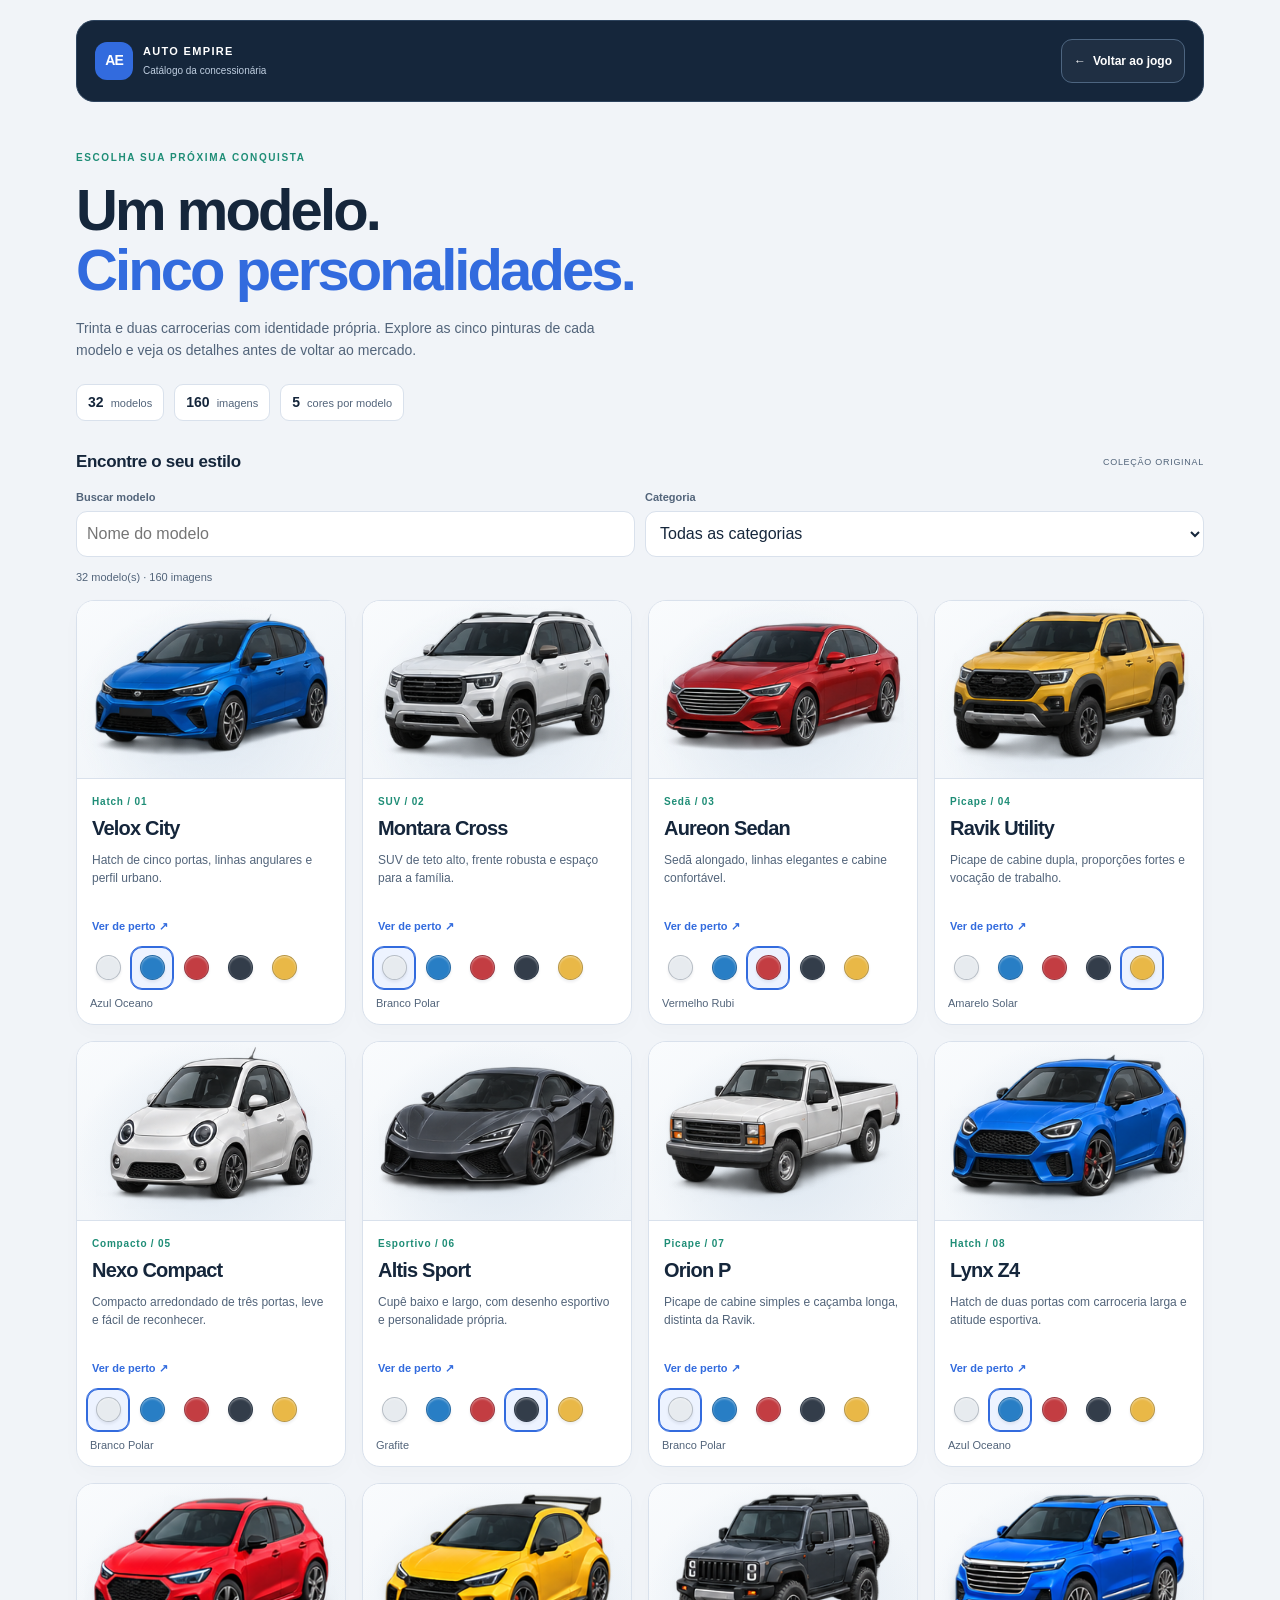
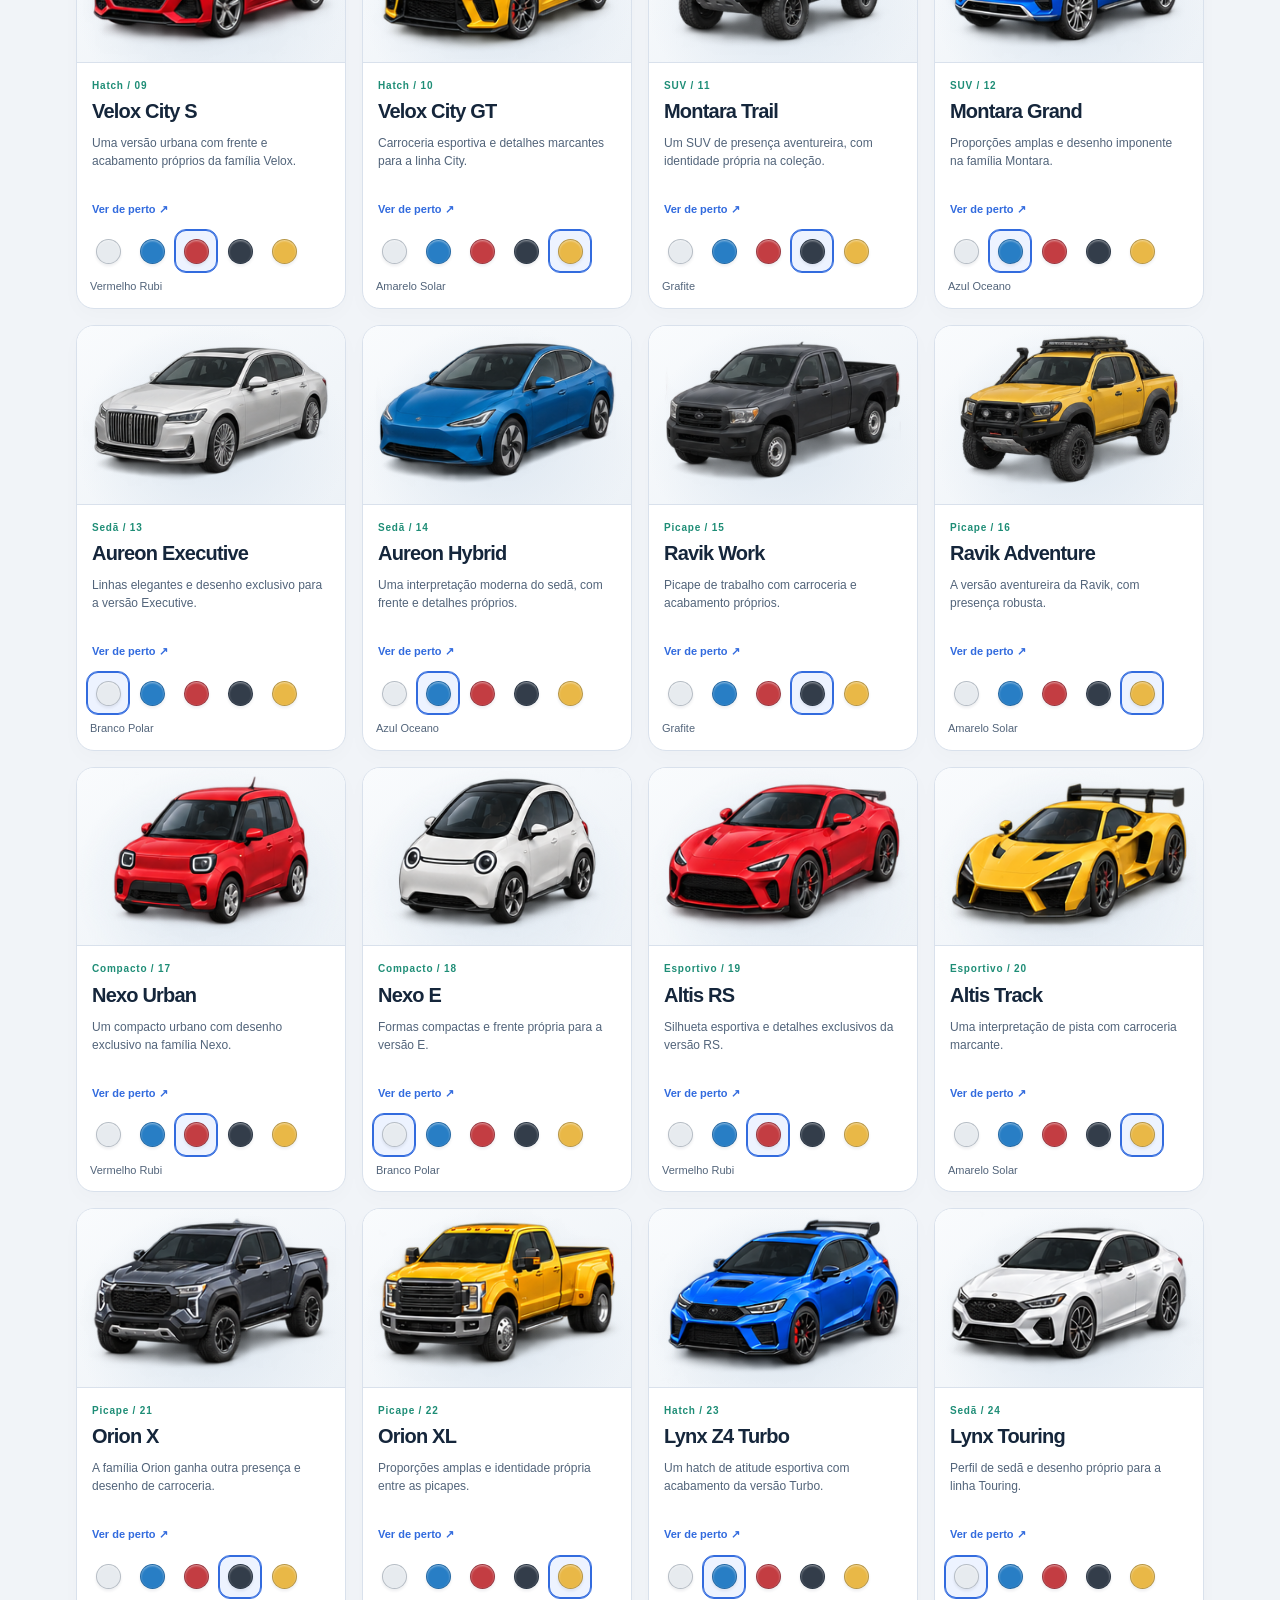
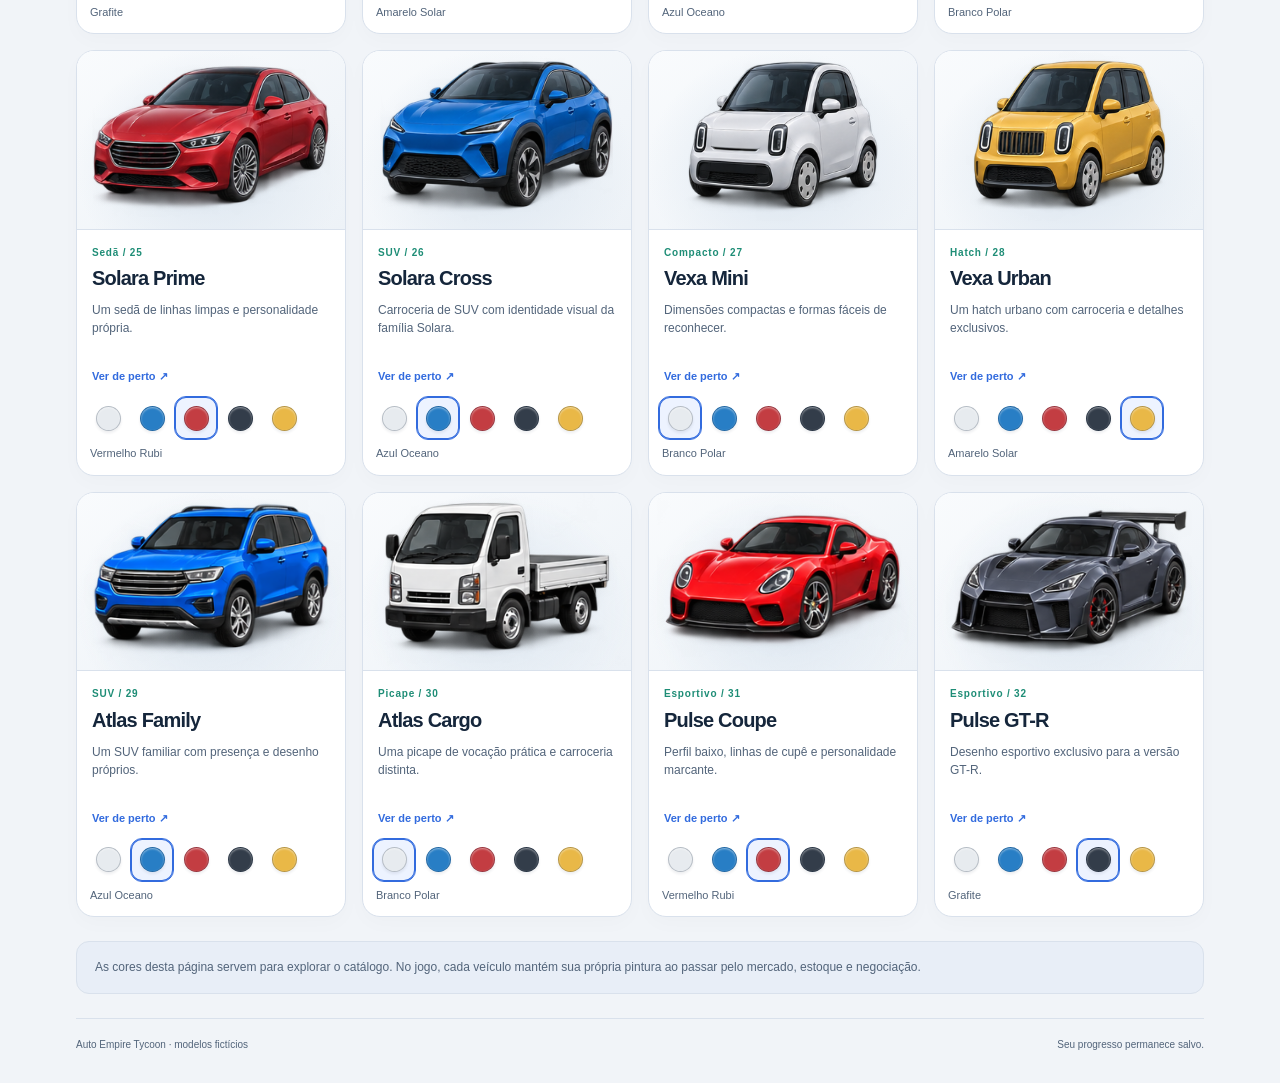
<file: preview/galeria/index.html>
<!doctype html>
<html lang="pt-BR">
<head>
<meta charset="utf-8">
<meta name="viewport" content="width=device-width,initial-scale=1,viewport-fit=cover">
<meta name="theme-color" content="#15263b">
<title>32 modelos, 160 variações · Auto Empire Tycoon</title>
<link rel="stylesheet" href="../css/vehicle-collection.css?v=15002">
<link rel="stylesheet" href="../css/vehicle-framing.css?v=15002"></head>
<body class="ae-collection-page">
<main>
<header class="vc-top"><div class="vc-brand"><span class="vc-monogram" aria-hidden="true">AE</span><div><strong>AUTO EMPIRE</strong><small>Catálogo da concessionária</small></div></div><a class="back vc-back" href="../"><span aria-hidden="true">←</span> Voltar ao jogo</a></header>
<section class="vc-intro" aria-labelledby="collection-title"><div class="vc-eyebrow">Escolha sua próxima conquista</div><h1 id="collection-title">Um modelo.<br><em>Cinco personalidades.</em></h1><p>Trinta e duas carrocerias com identidade própria. Explore as cinco pinturas de cada modelo e veja os detalhes antes de voltar ao mercado.</p><div class="vc-totals"><span><b>32</b> modelos</span><span><b>160</b> imagens</span><span><b>5</b> cores por modelo</span></div></section>
<div class="vc-section-head"><h2>Encontre o seu estilo</h2><span>COLEÇÃO ORIGINAL</span></div>
<form class="vc-filters" role="search" onsubmit="return false"><label>Buscar modelo<input id="vc-model-search" type="search" placeholder="Nome do modelo" autocomplete="off"></label><label>Categoria<select id="vc-model-kind"><option value="all">Todas as categorias</option><option value="Hatch">Hatch</option><option value="SUV">SUV</option><option value="Sedã">Sedã</option><option value="Picape">Picape</option><option value="Compacto">Compacto</option><option value="Esportivo">Esportivo</option></select></label></form>
<p class="vc-results" id="vc-results-count" role="status" aria-live="polite"></p>
<section class="grid vc-grid" id="collection" aria-label="Trinta e dois modelos com cinco cores cada"></section>
<p class="vc-note" id="vc-no-results" hidden>Nenhum modelo encontrado. Tente outro nome ou categoria.</p>
<p class="vc-note">As cores desta página servem para explorar o catálogo. No jogo, cada veículo mantém sua própria pintura ao passar pelo mercado, estoque e negociação.</p>
<footer><span>Auto Empire Tycoon · modelos fictícios</span><span>Seu progresso permanece salvo.</span></footer>
</main>
<dialog id="zoom" aria-labelledby="zoom-name" aria-describedby="zoom-desc"><div class="vc-zoom-top"><p>Detalhe do modelo</p><button class="vc-close" type="button" id="close">Fechar <span aria-hidden="true">×</span></button></div><div class="art vc-art" id="zoom-art"></div><div class="vc-zoom-copy"><h2 id="zoom-name"></h2><p id="zoom-model"></p><p id="zoom-desc"></p><div id="zoom-paints"></div><p class="vc-paint-label" id="zoom-paint-label" aria-live="polite"></p></div></dialog>
<script src="../js/vehicle-sprites.js?v=15002"></script>
<script>
(() => {
  'use strict';
  if (new URLSearchParams(location.search).get('campaign') === 'main') document.querySelector('a.back').href = '../?campaign=main';
  const artwork = window.AESprites;
  const collection = document.getElementById('collection'), dialog = document.getElementById('zoom');
  const selected = new Map(artwork.models.map(model => [model.id, model.defaultPaint]));
  const cards = new Map();
  let openedModel = null;
  function vehicle(model) { return { name: model.name, kind: model.kind, modelId: model.id, paintId: selected.get(model.id) }; }
  function palette(model, context) {
    const group = document.createElement('div');
    group.className = 'vc-paints';
    group.setAttribute('role', 'group');
    group.setAttribute('aria-label', 'Cores de ' + model.name);
    for (const paint of artwork.paints) {
      const button = document.createElement('button');
      button.type = 'button'; button.className = 'vc-paint';
      button.dataset.paint = paint.id;
      button.setAttribute('aria-label', 'Escolher ' + paint.name + ' para ' + model.name);
      button.setAttribute('aria-pressed', String(selected.get(model.id) === paint.id));
      button.title = paint.name;
      const swatch = document.createElement('span');
      swatch.className = 'vc-swatch'; swatch.style.setProperty('--paint', paint.hex); swatch.setAttribute('aria-hidden', 'true');
      button.append(swatch);
      button.addEventListener('click', () => { selected.set(model.id, paint.id); updateCard(model); if (openedModel?.id === model.id) updateZoom(); });
      group.append(button);
    }
    group.dataset.context = context;
    return group;
  }
  function updatePalette(group, paintId) {
    group.querySelectorAll('[data-paint]').forEach(button => button.setAttribute('aria-pressed', String(button.dataset.paint === paintId)));
  }
  function updateCard(model) {
    const card = cards.get(model.id), car = vehicle(model), paint = artwork.paintFor(car);
    card.dataset.paint = paint.id;
    card.querySelector('.vc-art').innerHTML = artwork.render(car, true);
    card.querySelector('.vc-paint-label').textContent = paint.name;
    card.querySelector('.car-button').setAttribute('aria-label', 'Ampliar ' + model.name + ' em ' + paint.name);
    updatePalette(card.querySelector('.vc-paints'), paint.id);
  }
  function updateZoom() {
    if (!openedModel) return;
    const car = vehicle(openedModel), paint = artwork.paintFor(car);
    document.getElementById('zoom-name').textContent = openedModel.name;
    document.getElementById('zoom-model').textContent = openedModel.kind + ' · ' + paint.name;
    document.getElementById('zoom-desc').textContent = openedModel.description;
    document.getElementById('zoom-art').innerHTML = artwork.render(car);
    document.getElementById('zoom-paint-label').textContent = paint.name;
    updatePalette(document.getElementById('zoom-paints'), paint.id);
  }
  for (const [index, model] of artwork.models.entries()) {
    const card = document.createElement('article');
    card.className = 'car vc-car'; card.dataset.model = model.id;
    const open = document.createElement('button');
    open.className = 'car-button vc-car-open'; open.type = 'button';
    open.setAttribute('aria-haspopup', 'dialog'); open.setAttribute('aria-controls', 'zoom');
    const art = document.createElement('span'); art.className = 'art vc-art';
    const info = document.createElement('span'); info.className = 'vc-info';
    const type = document.createElement('span'); type.className = 'vc-kind'; type.textContent = model.kind + ' / ' + String(index + 1).padStart(2, '0');
    const name = document.createElement('strong'); name.className = 'vc-name'; name.textContent = model.name;
    const detail = document.createElement('span'); detail.className = 'vc-description'; detail.textContent = model.description;
    const inspect = document.createElement('span'); inspect.className = 'vc-inspect'; inspect.textContent = 'Ver de perto ↗';
    info.append(type, name, detail, inspect); open.append(art, info);
    open.addEventListener('click', () => {
      openedModel = model;
      document.getElementById('zoom-paints').replaceChildren(palette(model, 'zoom'));
      updateZoom(); dialog.showModal();
    });
    const paintArea = document.createElement('div'); paintArea.className = 'vc-paint-area';
    const paintLabel = document.createElement('p'); paintLabel.className = 'vc-paint-label'; paintLabel.setAttribute('aria-live', 'polite');
    paintArea.append(palette(model, 'card'), paintLabel);
    card.append(open, paintArea); cards.set(model.id, card); collection.append(card); updateCard(model);
  }
  const search = document.getElementById('vc-model-search'), kind = document.getElementById('vc-model-kind');
  const normalize = value => value.normalize('NFD').replace(/[\u0300-\u036f]/g, '').toLocaleLowerCase('pt-BR');
  function filter() {
    const query = normalize(search.value.trim());
    let visible = 0;
    for (const model of artwork.models) {
      const shown = (kind.value === 'all' || kind.value === model.kind) && normalize(model.name).includes(query);
      cards.get(model.id).hidden = !shown;
      if (shown) visible++;
    }
    document.getElementById('vc-results-count').textContent = visible + ' modelo(s) · ' + visible * artwork.paints.length + ' imagens';
    document.getElementById('vc-no-results').hidden = visible !== 0;
  }
  search.addEventListener('input', filter); kind.addEventListener('change', filter); filter();
  document.getElementById('close').addEventListener('click', () => dialog.close());
  dialog.addEventListener('close', () => { openedModel = null; });
  dialog.addEventListener('click', event => {
    if (event.target !== dialog) return;
    const bounds = dialog.getBoundingClientRect();
    if (event.clientX < bounds.left || event.clientX > bounds.right || event.clientY < bounds.top || event.clientY > bounds.bottom) dialog.close();
  });
})();
</script>
</body>
</html>
</file>
<file: preview/css/visual-redesign.css>
/* Motor District — daylight interface. Shared by the public game and preview. */
body.ae-redesign {
 --ae-bg:#f4f1e9;--ae-surface:#fffdf7;--ae-raised:#eaece1;--ae-stroke:#d5d8c9;
 --ae-ink:#163538;--ae-muted:#586c68;--ae-gold:#bb5039;--ae-green:#3e6d4e;--ae-red:#ad3f35;
 margin:0;background:var(--ae-bg)!important;color:var(--ae-ink)!important;font-family:-apple-system,BlinkMacSystemFont,"Segoe UI",sans-serif!important;
 font-size:14px!important;line-height:1.5!important;color-scheme:light;-webkit-text-size-adjust:100%;
}
body.ae-redesign *{box-sizing:border-box}
body.ae-redesign .shell{width:100%!important;max-width:1220px!important;margin:auto!important;padding-bottom:0!important;background:none!important;border:0!important;box-shadow:none!important;overflow:visible!important}
body.ae-redesign .top{position:relative!important;top:auto!important;display:flex!important;justify-content:space-between!important;align-items:center!important;gap:16px!important;padding:calc(22px + env(safe-area-inset-top,0px)) 32px 22px!important;background:#163538!important;border:0!important;border-radius:0 0 18px 18px!important;box-shadow:none!important;overflow:hidden}
body.ae-redesign .top:before,body.ae-redesign .top:after{display:none!important}
body.ae-redesign .logo{font-size:22px!important;line-height:1.1!important;font-weight:850!important;letter-spacing:-.8px!important;color:#fff9eb!important}
body.ae-redesign .logo em{color:#e9b48e!important;font-style:normal!important}
body.ae-redesign .top .tag{margin-top:7px!important;font-size:8px!important;letter-spacing:2.2px!important;color:#becfc3!important}
body.ae-redesign .day{min-width:106px;text-align:right!important;padding:8px 12px!important;border:1px solid #6b837a!important;border-radius:10px!important;background:#254448!important;color:#fff9eb!important;font-size:12px!important}
body.ae-redesign #time{font-size:10px!important;margin-top:3px;color:#cfdbd1!important}
body.ae-redesign .content{padding:22px 32px 112px!important}
body.ae-redesign #ae-version{display:none!important}
body.ae-redesign #ae-company-identity{border:0!important;background:transparent!important;border-radius:0!important;padding:0 0 17px!important;margin:0 0 18px!important;border-bottom:1px solid #d3d6c8!important;gap:12px!important}
body.ae-redesign #ae-company-identity strong{font-size:16px!important;font-weight:700!important;color:#163538!important}
body.ae-redesign #ae-company-identity small{font-size:11px!important;color:#586c68!important}
body.ae-redesign #ae-company-identity button{font-size:11px!important;background:#fffdf7!important;border:1px solid #c6cbbd!important;color:#25443e!important;padding:9px 13px!important}
body.ae-redesign .stats{display:grid!important;grid-template-columns:repeat(3,minmax(0,1fr))!important;gap:12px!important;margin:0 0 8px!important}
body.ae-redesign .panel,body.ae-redesign .card{background:#fffdf7!important;border:1px solid #d5d8c9!important;border-radius:12px!important;box-shadow:none!important;padding:18px!important;margin-bottom:14px!important;color:#163538!important}
body.ae-redesign .stats .stat{margin:0!important;padding:16px 20px!important;border:1px solid #d5d8c9!important;border-top:3px solid #829578!important;background:#fffdf7!important;border-radius:10px!important}
body.ae-redesign .stats .stat:first-child{border-top-color:#bb5039!important}
body.ae-redesign .stats .label{font-size:9px!important;letter-spacing:1.3px!important;text-transform:uppercase!important;color:#586c68!important;font-weight:650!important}
body.ae-redesign .stats .num{font-size:26px!important;letter-spacing:-.9px!important;font-weight:650!important;color:#163538!important;margin-top:5px!important;white-space:nowrap!important;font-variant-numeric:tabular-nums}
body.ae-redesign #cash{color:#a7422f!important}
body.ae-redesign .clockbar{display:flex!important;align-items:center!important;justify-content:space-between!important;gap:12px!important;border:0!important;background:none!important;padding:9px 0!important;margin-bottom:4px!important}
body.ae-redesign .clockbar b{font-size:11px!important;font-weight:600!important;color:#36534c!important}
body.ae-redesign .clockbar .tiny{display:inline!important;font-size:10px!important;margin-left:7px!important}
body.ae-redesign .speeds{display:flex!important;gap:5px!important}
body.ae-redesign .speeds button{min-height:44px!important;min-width:44px!important;border-radius:8px!important;border:1px solid #cbd1c3!important;background:#fffdf7!important;color:#40574f!important;font-size:12px!important;padding:8px!important}
body.ae-redesign .speeds button.active,body.ae-redesign #pause{background:#55715a!important;border-color:#55715a!important;color:#fffdf7!important}
body.ae-redesign button{min-height:44px!important;font-family:inherit!important;letter-spacing:0!important;border-radius:8px!important;font-weight:650!important;cursor:pointer!important;box-shadow:none!important;touch-action:manipulation}
body.ae-redesign button:not(.ghost):not(.secondary):not(.ae-fold-head):not([data-tab]):not([data-speed]):not([data-workspace]):not([role=tab]){background:#bb5039!important;border:1px solid #bb5039!important;color:#fffdf7!important}
body.ae-redesign button.ghost,body.ae-redesign button.secondary{background:#edf0e6!important;border:1px solid #c6d0bc!important;color:#24473a!important}
body.ae-redesign button:hover:not(:disabled){filter:brightness(.95)}
body.ae-redesign button:disabled{cursor:not-allowed!important;opacity:.5!important}
body.ae-redesign button:focus-visible,body.ae-redesign a:focus-visible,body.ae-redesign input:focus-visible,body.ae-redesign select:focus-visible,body.ae-redesign summary:focus-visible{outline:3px solid #bb5039!important;outline-offset:3px!important}
body.ae-redesign input,body.ae-redesign select,body.ae-redesign textarea{min-height:44px!important;min-width:0;max-width:100%;border:1px solid #b9c4b5!important;border-radius:8px!important;background:#fffef9!important;color:#163538!important;font-size:16px!important;accent-color:#55715a}
body.ae-redesign input::placeholder,body.ae-redesign textarea::placeholder{color:#687b72!important;opacity:1}
body.ae-redesign .tiny,body.ae-redesign .muted{color:#586c68!important;line-height:1.55!important}
body.ae-redesign .green{color:#3e6d4e!important}
body.ae-redesign .red{color:#ad3f35!important}
body.ae-redesign .divider{border-color:#d5d8c9!important}
body.ae-redesign .ae-legacy-visual{display:none!important}
body.ae-redesign .content :is(h1,h2,h3,h4,h5,b,strong,label){color:#163538!important}
body.ae-redesign #ae-workspace-nav{display:flex!important;gap:26px!important;border:0!important;border-bottom:1px solid #cdd3c5!important;background:none!important;border-radius:0!important;padding:0!important;margin:0 0 20px!important}
body.ae-redesign #ae-workspace-nav button{position:relative!important;min-height:46px!important;border:0!important;border-radius:0!important;background:transparent!important;padding:9px 0!important;color:#586c68!important;font-size:13px!important;box-shadow:none!important}
body.ae-redesign #ae-workspace-nav button[aria-pressed=true]{background:none!important;color:#a64230!important;border:0!important}
body.ae-redesign #ae-workspace-nav button[aria-pressed=true]:after{content:"";position:absolute;bottom:-1px;left:0;right:0;height:3px;border-radius:3px 3px 0 0;background:#bb5039}
/* A compact daytime dealership, with the actual sprite atlas in the foreground. */
body.ae-redesign #ae-showroom{position:relative;isolation:isolate;display:grid;grid-template-columns:1fr 1.25fr;min-height:318px;margin-bottom:24px;border:1px solid #365b56;border-radius:16px;background:linear-gradient(115deg,#163538,#284e48);overflow:hidden}
body.ae-redesign .ae-showroom-copy{position:relative;z-index:2;padding:30px 0 26px 30px}
body.ae-redesign .ae-kicker{display:flex;align-items:center;gap:7px;font-size:9px;font-weight:750;letter-spacing:1.7px;color:#536f59}
body.ae-redesign .ae-kicker>span{display:inline-block;flex:none;width:6px;height:6px;border-radius:50%;background:currentColor}
body.ae-redesign #ae-showroom .ae-kicker{color:#cad5bd}
body.ae-redesign #ae-showroom h1{font-size:clamp(28px,3vw,42px)!important;line-height:1.12!important;letter-spacing:-1.4px!important;font-weight:650!important;color:#fff5e3!important;margin:18px 0 13px!important}
body.ae-redesign #ae-showroom h1 em{font-style:normal;color:#e9b48e}
body.ae-redesign #ae-showroom p{font-size:12px;color:#d0dbcc!important;line-height:1.7;margin:0 0 21px}
body.ae-redesign #ae-showroom #ae-explore-market{display:inline-flex;align-items:center;gap:24px;padding:12px 16px!important;background:#e8b18a!important;border:1px solid #e8b18a!important;color:#163538!important;font-size:12px!important}
body.ae-redesign .ae-gallery-link{display:inline-flex;align-items:center;min-height:44px;margin-left:16px;color:#edf0dc;font-size:11px;text-underline-offset:5px}
body.ae-redesign .ae-showroom-location{display:flex;gap:7px;margin-top:19px;font-size:10px;color:#cbd7c7}
body.ae-redesign .ae-showroom-scene{position:relative;min-width:0;min-height:310px;overflow:hidden;pointer-events:none}
body.ae-redesign .ae-scene-orbit{position:absolute;width:380px;height:380px;top:-75px;left:40px;border:1px solid #d5dfba25;border-radius:50%;box-shadow:0 0 0 48px #d5dfba06,0 0 0 95px #d5dfba06}
body.ae-redesign .ae-building{position:absolute;top:35px;left:19%;width:74%;height:174px;transform:skewY(-7deg);background:#edf0df;border:1px solid #a4b499;box-shadow:13px 15px 0 #183e38}
body.ae-redesign .ae-building-sign{position:absolute;top:16px;left:20px;color:#24443e;font-size:17px;font-weight:850;letter-spacing:1px}
body.ae-redesign .ae-building-sign span{color:#a64c35;margin-left:4px}
body.ae-redesign .ae-building-sign small{display:block;color:#546f5b;font-size:6px;letter-spacing:3px;margin-top:3px}
body.ae-redesign .ae-building-windows{position:absolute;left:12px;right:12px;bottom:10px;height:95px;background:repeating-linear-gradient(90deg,transparent 0,transparent calc(25% - 3px),#dce0cb calc(25% - 3px),#dce0cb 25%),linear-gradient(130deg,#446a64,#a8bfa9 65%,#4a7065);border-top:3px solid #4f7564;border-bottom:4px solid #839c77}
body.ae-redesign .ae-showroom-floor{position:absolute;left:-10%;right:-10%;height:235px;bottom:-98px;transform:rotate(-9deg) skewX(-25deg);background:repeating-linear-gradient(0deg,transparent,transparent 47px,#cfdbbd24 48px,#cfdbbd24 49px),repeating-linear-gradient(90deg,#547467,#547467 72px,#cfdbbd24 73px,#cfdbbd24 74px);border-top:1px solid #afc09c}
body.ae-redesign .ae-showroom-car{position:absolute;width:57%;max-width:310px;bottom:10px;left:0;filter:drop-shadow(0 15px 8px #0b292c66)}
body.ae-redesign .ae-showroom-car-0{left:0;bottom:13px;z-index:3}
body.ae-redesign .ae-showroom-car-1{left:41%;bottom:52px;z-index:2;width:52%}
body.ae-redesign .ae-showroom-car-2{left:23%;bottom:106px;z-index:1;width:46%}
body.ae-redesign .ae-scene-caption{position:absolute;bottom:11px;right:15px;z-index:4;font-size:7px;letter-spacing:1.4px;color:#e1e9d3}
body.ae-redesign svg.ae-sprite{display:block!important;width:100%!important;height:auto!important;overflow:hidden!important;aspect-ratio:auto;max-width:none!important;flex:none;background:none!important}
body.ae-redesign svg.ae-sprite image{display:block!important}
body.ae-redesign #ae-showroom .ae-sprite,body.ae-redesign .ae-onboard-art .ae-sprite{pointer-events:none}
/* The operating controls stay beside inventory instead of competing with it. */
body.ae-redesign .ae-overview-grid{display:grid;grid-template-columns:280px minmax(0,1fr);gap:24px;align-items:start}
body.ae-redesign #ae-command{padding:20px!important;margin:0!important;border:1px solid #ccd3c2!important;border-radius:12px!important;background:#e7ecdf!important;color:#163538!important}
body.ae-redesign #ae-command h2{font-size:17px!important;font-weight:650!important;margin:0!important;color:#163538!important}
body.ae-redesign #ae-command-sub{font-size:10px!important;color:#586c68!important;margin:5px 0 16px!important}
body.ae-redesign #ae-command-stats{gap:7px!important}
body.ae-redesign #ae-command .ae-command-stat{padding:11px!important;background:#fffdf7!important;border:1px solid #cfd5c5!important;border-radius:8px!important}
body.ae-redesign #ae-command .ae-command-stat small{font-size:10px!important;color:#617264!important}
body.ae-redesign #ae-command .ae-command-stat strong{font-size:18px!important;font-weight:650!important;color:#163538!important}
body.ae-redesign #ae-command-alerts{margin:15px 0!important}
body.ae-redesign #ae-command-foot{color:#586c68!important}
body.ae-redesign #ae-command .ae-command-alert{padding:11px!important;border-left:3px solid #6f8c5d;border-radius:0 6px 6px 0!important;background:#d9e4ce!important;color:#344b32!important;font-size:11px!important}
body.ae-redesign #ae-command .ae-command-alert.urgent{background:#f2ded0!important;color:#8e3f2e!important;border-color:#bb5039}
body.ae-redesign #ae-command-actions{grid-template-columns:1fr!important;gap:8px!important}
body.ae-redesign #ae-command-actions button{background:#fffdf7!important;border:1px solid #bfcbb5!important;color:#34533e!important;font-size:12px!important;min-height:44px!important}
body.ae-redesign #ae-command-actions button:first-child{background:#55715a!important;border-color:#55715a!important;color:#fffdf7!important}
body.ae-redesign .ae-inventory-heading{display:flex;align-items:center;justify-content:space-between;gap:12px;margin-bottom:18px}
body.ae-redesign .ae-inventory-heading .ae-kicker{font-size:8px;color:#657a67;letter-spacing:1.6px}
body.ae-redesign .ae-inventory h2{display:flex;align-items:center;gap:10px;margin:5px 0 0!important;color:#163538!important;font-size:23px!important;font-weight:600!important;letter-spacing:-.7px!important}
body.ae-redesign #ae-inventory-count{font-size:11px;letter-spacing:0;border:1px solid #c5d0b8;border-radius:5px;background:#e4eadb;padding:2px 7px;color:#42623c}
body.ae-redesign #ae-expand-garage{padding:8px 12px!important;font-size:11px!important;white-space:nowrap}
body.ae-redesign #ae-expand-garage small{display:block;color:#5b725d;font-size:9px;font-weight:400;margin-top:2px}
body.ae-redesign #ae-stock-filters{display:grid!important;grid-template-columns:minmax(0,1fr) 145px!important;gap:8px!important;margin:12px 0!important}
body.ae-redesign #ae-stock-filters [hidden],body.ae-redesign #ae-stock-filters[hidden],body.ae-redesign #ae-trade-stock[hidden],body.ae-redesign #ae-trade-stock-summary[hidden],body.ae-redesign #stock>.panel[hidden]{display:none!important}
body.ae-redesign #ae-stock-filters input,body.ae-redesign #ae-stock-filters select{width:100%;min-width:0;padding:9px!important;font-size:16px!important}
body.ae-redesign #ae-trade-stock,body.ae-redesign #ae-trade-market{padding:0 0 10px!important;margin:0 0 8px!important;border:0!important;border-bottom:1px solid #d0d7c8!important;border-radius:0!important;background:none!important}
body.ae-redesign .ae-trade-label{color:#536b5d!important;font-size:11px!important}
body.ae-redesign .ae-trade-sort{font-size:16px!important;padding:8px!important;max-width:66%!important;min-height:44px!important}
body.ae-redesign #ae-trade-stock-summary,body.ae-redesign #ae-trade-market-summary{margin:6px 0 16px!important;font-size:10px!important;color:#5a6f62!important}
body.ae-redesign .ae-empty-stock{padding:18px 15px 28px;text-align:center;border:1px dashed #b0c0a1;border-radius:12px;background:linear-gradient(135deg,#fffdf7,#ebefdf)}
body.ae-redesign .ae-empty-art{width:200px;max-width:75%;margin:0 auto 3px}
body.ae-redesign .ae-empty-stock h3{font-size:18px!important;font-weight:600!important;color:#244439!important;margin:0 0 9px!important}
body.ae-redesign .ae-empty-stock p{font-size:12px;line-height:1.7;color:#5e7362;margin:0 0 18px}
body.ae-redesign .ae-empty-stock button{display:inline-flex;align-items:center;gap:12px;font-size:11px!important;padding:10px 14px!important}
/* Vehicles are independent crops, never full-sheet backgrounds. */
body.ae-redesign #listings{display:grid!important;grid-template-columns:repeat(2,minmax(0,1fr))!important;gap:18px!important;align-items:start}
body.ae-redesign #ae-workspace-overview #stock>.panel,body.ae-redesign #market #listings>.panel{padding:18px!important;margin:0 0 14px!important;border:1px solid #d1d8c8!important;border-radius:12px!important;background:#fffdf7!important;overflow:hidden;min-width:0;box-shadow:0 4px 14px #173b2510!important}
body.ae-redesign #market #listings>.panel{margin:0!important}
body.ae-redesign .vehicle{display:flex!important;align-items:center!important;gap:15px!important;min-width:0!important}
body.ae-redesign .vehicle .carart{display:block!important;width:42%!important;min-width:90px!important;max-width:210px!important;height:auto!important;flex:none!important;background:radial-gradient(ellipse at center,#819e6c2a,transparent 69%)!important;border:0!important;border-radius:0!important;padding:0!important}
body.ae-redesign .vehicle .vinfo{min-width:0!important;max-width:none!important;flex:1!important}
body.ae-redesign .ae-car-category{font-size:8px;color:#617e52;text-transform:uppercase;letter-spacing:1.5px;margin-bottom:4px}
body.ae-redesign .vname{font-size:17px!important;letter-spacing:-.4px!important;font-weight:700!important;color:#163538!important;white-space:normal!important}
body.ae-redesign .vehicle .tiny{font-size:10px!important}
body.ae-redesign #market #listings>.panel .tiny,body.ae-redesign #market #listings>.panel .extra,body.ae-redesign #ae-workspace-overview #stock>.panel .tiny,body.ae-redesign #ae-workspace-overview #stock>.panel .extra,body.ae-redesign #modalbody .tiny{color:#586c68!important}
body.ae-redesign #market #listings>.panel>.divider,body.ae-redesign #ae-workspace-overview #stock>.panel>.divider{border-color:#d5d8c9!important}
body.ae-redesign .ae-condition{display:grid;grid-template-columns:1fr auto;gap:4px;font-size:9px;color:#617163;margin:8px 0}
body.ae-redesign .ae-condition b{font-weight:600;color:#43643e!important}
body.ae-redesign .ae-condition-track{grid-column:1/-1;display:block;height:4px;border-radius:3px;background:#e1e8d9;overflow:hidden}
body.ae-redesign .ae-condition-track i{display:block;height:100%;background:#708c5f}
body.ae-redesign .ae-trade-chip{padding:5px 8px!important;margin:0 0 13px!important;border:1px solid #c7d4ba!important;border-radius:5px!important;background:#e7eedc!important;color:#496437!important;font-size:9px!important;font-weight:600!important}
body.ae-redesign .ae-trade-chip.negative{background:#f5e6df!important;border-color:#e4c8bc!important;color:#9c4b38!important}
body.ae-redesign #market #listings .price,body.ae-redesign #ae-workspace-overview #stock .price{font-size:22px!important;line-height:1.2!important;font-weight:700!important;color:#a84732!important}
body.ae-redesign .actions{display:flex!important;flex-wrap:wrap!important;gap:8px!important;margin-top:14px!important}
body.ae-redesign .actions button{flex:1;min-width:0;padding:10px 12px!important;font-size:11px!important}
body.ae-redesign #stock .actions{display:grid!important;grid-template-columns:repeat(2,minmax(0,1fr))!important}
body.ae-redesign #stock .actions button{width:100%!important}
body.ae-redesign #market>.section-head{margin:8px 0 10px!important;gap:12px!important;flex-wrap:wrap!important}
body.ae-redesign #market>.section-head .title{font-size:29px!important;font-weight:650!important;letter-spacing:-.8px!important;color:#163538!important}
body.ae-redesign #market>p.tiny{font-size:12px!important;margin-bottom:22px!important}
body.ae-redesign #market .ae-flow-step,body.ae-redesign #market>.ae-section-title{display:none!important}
body.ae-redesign #market #ae-trade-market-summary{margin-bottom:20px!important}
body.ae-redesign #market .ae-market-analysis{margin:0 0 16px;padding:0 14px}
body.ae-redesign .ae-market-analysis>summary{min-height:48px;padding:13px 0;font-size:11px}
body.ae-redesign #market .ae-market-category{padding:0!important;border:0!important;background:none!important;margin-bottom:10px!important}
body.ae-redesign #market .ae-market-category [hidden]{display:none!important}
body.ae-redesign .ae-market-category label{font-size:11px;color:#536b5d}
body.ae-redesign .ae-market-category select{min-width:145px;font-size:16px!important}
/* Every management panel uses the same paper and ink. */
body.ae-redesign #ae-management-nav{grid-template-columns:repeat(4,minmax(0,1fr))!important;gap:10px!important;margin:20px 0!important}
body.ae-redesign #ae-management-nav button{min-height:62px!important;background:#fffdf7!important;border:1px solid #ccd6c2!important;color:#61715b!important}
body.ae-redesign #ae-management-nav button[aria-selected=true]{background:#e3ead7!important;border-color:#7e9864!important;color:#354f30!important;box-shadow:inset 0 0 0 1px #7e986433!important}
body.ae-redesign .ae-section-title{color:#163538!important;font-size:20px!important;font-weight:650!important}
body.ae-redesign .ae-section-title:before{background:#bb5039!important}
body.ae-redesign .ae-section-note,body.ae-redesign #ae-management-hint{color:#586c68!important}
body.ae-redesign .ae-management-view{max-width:900px;margin:auto}
body.ae-redesign .ae-management-view>h3,body.ae-redesign .ae-management-view>p{color:#26463c!important}
body.ae-redesign #ae-business-section #ae-bank,body.ae-redesign #ae-business-section #ae-buyers-panel,body.ae-redesign #ae-business-section .ae-iphone-fold{background:#fffdf7!important;border:1px solid #d1d9c7!important;border-radius:12px!important;color:#163538!important}
body.ae-redesign #ae-business-section #ae-bank :is(h3,p,small,b,strong,span,label),body.ae-redesign #ae-business-section #ae-buyers-panel :is(h3,p,small,b,strong,span,label){color:#365b43!important}
body.ae-redesign .ae-bank-grid>div,body.ae-redesign .ae-buyer-metrics>div,body.ae-redesign .ae-econ-cell,body.ae-redesign .ae-world-city,body.ae-redesign .ae-op-grid>div,body.ae-redesign .ae-studio-stats>div{background:#edf0e5!important;border:1px solid #d0d9c6!important;color:#234635!important}
body.ae-redesign #ae-business-section :is(small,label,b,strong,h3,h4),body.ae-redesign .ae-bank-note,body.ae-redesign .ae-buyer-sub,body.ae-redesign .ae-op-note,body.ae-redesign .ae-econ-hint,body.ae-redesign .ae-econ-danger,body.ae-redesign .ae-world-kpi,body.ae-redesign .ae-world-top small,body.ae-redesign #ae-studio-points,body.ae-redesign .ae-studio-item small{color:#426148!important}
body.ae-redesign #ae-business-section p,body.ae-redesign #ae-business-section .ae-section-note{color:#536c5d!important}
body.ae-redesign #ae-business-section input,body.ae-redesign #ae-business-section select{background:#fffef9!important;color:#163538!important;border-color:#b9c4b5!important}
body.ae-redesign #ae-business-section .ae-fold-head{background:#e7eddd!important;color:#335333!important;border-bottom:1px solid #d5dcc9!important}
body.ae-redesign #ae-business-section .ae-fold-head .ae-chevron{color:#5d7954!important}
body.ae-redesign #ae-business-section .ae-fold-body{background:#fffdf7!important}
body.ae-redesign #ae-studio .ae-studio-grid label{display:block!important;font-size:12px!important;line-height:1.5}
body.ae-redesign #ae-studio .ae-studio-grid label>span{display:inline!important}
body.ae-redesign #ae-studio .ae-studio-grid input,body.ae-redesign #ae-studio .ae-studio-grid select{display:block;margin-top:6px}
body.ae-redesign #ae-studio .ae-studio-grid input[type=range]{accent-color:#55715a!important;min-height:36px!important;border:0!important;padding:0!important;background:transparent!important}
body.ae-redesign .ae-management-extra{margin-top:15px;padding:0 17px;border:1px solid #d0d8c5;border-radius:11px;background:#fbfcf3;overflow:hidden}
body.ae-redesign .ae-management-extra>summary{min-height:56px;padding:17px 0;cursor:pointer;font-size:13px;font-weight:650;color:#3a5b3e}
body.ae-redesign #ae-business-section #ae-empire-level,body.ae-redesign #ae-business-section #ae-test-toggle{color:#35574d!important}
body.ae-redesign .ae-management-extra>section{margin:0 0 16px!important}
body.ae-redesign #ae-trade-intelligence,body.ae-redesign #ae-tools{background:#f0f3e7!important;border-color:#ccd8c0!important}
body.ae-redesign #ae-trade-intelligence .ae-intel-metric{background:#fffdf7!important;border-color:#d3ddca!important}
body.ae-redesign #ae-trade-intelligence :is(span,b,strong,div),body.ae-redesign #ae-tools .ae-toolbar-status{color:#36583d!important}
body.ae-redesign #reports .title,body.ae-redesign #events .title{font-size:22px!important;font-weight:650!important;color:#163538!important;margin:14px 0!important;letter-spacing:-.4px}
body.ae-redesign #reports .tiny,body.ae-redesign #reports .muted,body.ae-redesign #events .tiny,body.ae-redesign #events .muted{color:#586c68!important}
body.ae-redesign #events .log,body.ae-redesign #ae-art-status{color:#486248!important}
body.ae-redesign #events #ae-debug{background:#edf0e4!important;border-color:#c9d4bd!important;border-radius:10px!important}
body.ae-redesign #events #ae-debug summary,body.ae-redesign #events #ae-debug pre{color:#45613c!important}
body.ae-redesign .kv,body.ae-redesign #events .log{border-color:#d3dcc8!important}
body.ae-redesign #ae-quick-report{background:#e7ecdd!important;border:1px solid #cbd5bf!important;border-radius:12px!important;padding:12px!important;margin-bottom:18px!important}
body.ae-redesign #ae-quick-report>div{background:#fffdf7!important;border:1px solid #d0d8c5!important;border-radius:8px!important}
body.ae-redesign #ae-quick-report :is(span,small,b,strong){color:#365a40!important}
/* Stable, full-width navigation with a separate grid for its four destinations. */
body.ae-redesign .bottom{display:block!important;position:fixed!important;left:0!important;right:0!important;bottom:0!important;width:100%!important;max-width:none!important;transform:none!important;padding:8px 16px calc(8px + env(safe-area-inset-bottom,0px))!important;background:#fffdf7f5!important;border-top:1px solid #cbd5bf!important;box-shadow:0 -4px 20px #1635380b!important;backdrop-filter:blur(15px);z-index:100!important}
body.ae-redesign .bottom .navinner{display:grid!important;grid-template-columns:repeat(4,minmax(0,1fr))!important;gap:8px!important;width:100%!important;max-width:740px!important;margin:auto!important}
body.ae-redesign .bottom .navinner button{display:flex!important;flex-direction:column!important;align-items:center!important;justify-content:center!important;gap:4px!important;min-height:54px!important;padding:7px!important;border:1px solid transparent!important;border-radius:9px!important;background:none!important;color:#627461!important;font-size:10px!important}
body.ae-redesign .bottom .navinner svg{width:21px;height:21px;flex:none}
body.ae-redesign .bottom .navinner button.active,body.ae-redesign .bottom .navinner button[aria-current=page]{background:#e7edda!important;border-color:#bdccaa!important;color:#405c31!important}
body.ae-redesign #toast{z-index:10000!important;bottom:100px!important;max-width:calc(100% - 32px)!important;background:#163538!important;color:#fff5e7!important;border:1px solid #6c8a75!important;border-radius:10px!important;padding:12px 17px!important;box-shadow:0 6px 25px #16353825!important;font-size:12px!important}
/* Dialog and first-run setup use daylight surfaces as well. */
body.ae-redesign #modal{z-index:500!important}
body.ae-redesign #modalbody{max-width:570px!important;padding:22px!important;border:1px solid #9daf94!important;border-radius:15px!important;background:#fffdf7!important;color:#163538!important}
body.ae-redesign #modalbody h2{font-size:23px!important;line-height:1.2!important;letter-spacing:-.5px!important;color:#163538!important}
body.ae-redesign #modalbody :is(h3,p,span,b,strong,label){color:#254b39!important}
body.ae-redesign #modalbody .red,body.ae-redesign #modalbody .loss{color:#a34234!important}
body.ae-redesign #modalbody .vehicle .carart{width:43%!important}
body.ae-redesign #modalbody .ae-dialog-close{min-width:64px!important;width:auto!important;padding:8px 12px!important;background:#e7ecdd!important;border:1px solid #bdcbb0!important;color:#355332!important;font-size:11px!important}
body.ae-redesign #modalbody .ae-neg-quick button{background:#edf1e3!important;border-color:#b8caaa!important;color:#416137!important}
body.ae-redesign #modalbody .ae-neg-grid>div,body.ae-redesign #modalbody #ae-neg-analysis,body.ae-redesign #modalbody .ae-neg-card,body.ae-redesign #modalbody .ae-buyer-profile,body.ae-redesign #modalbody .ae-bank-contract,body.ae-redesign #modalbody .inspectbox,body.ae-redesign #modalbody .ae-seller-profile{background:#edf1e3!important;border-color:#b8caaa!important;color:#355d36!important}
body.ae-redesign #modalbody .ae-counter-box{background:#faeddf!important;border-color:#cfa98a!important;color:#7c432c!important}
body.ae-redesign #ae-company-screen{background:radial-gradient(ellipse at top,#355b4b,#163538 75%)!important;padding:calc(24px + env(safe-area-inset-top,0px)) 18px calc(24px + env(safe-area-inset-bottom,0px))!important}
body.ae-redesign #ae-company-screen .ae-onboard-card{width:min(100%,500px)!important;margin:auto;padding:0 28px 26px!important;border:1px solid #c2d1b5!important;border-radius:18px!important;background:#fffdf7!important;overflow:hidden;box-shadow:0 30px 100px #061d1d55!important}
body.ae-redesign .ae-onboard-art{position:relative;height:180px;margin:0 -28px 24px;background:linear-gradient(135deg,#e4e9d9,#f6f4e9);border-bottom:1px solid #d5dfc9;overflow:hidden}
body.ae-redesign .ae-onboard-art .ae-sprite{position:absolute;width:260px!important;height:177px!important;left:50%;top:2px;transform:translateX(-50%)}
body.ae-redesign #ae-company-screen h1{font-size:29px!important;font-weight:600!important;letter-spacing:-1px!important;color:#163538!important}
body.ae-redesign #ae-company-screen .ae-eyebrow{font-size:8px!important;letter-spacing:1.4px!important;color:#55715a!important}
body.ae-redesign #ae-company-screen p{font-size:12px!important;color:#586c68!important}
body.ae-redesign #ae-company-screen .ae-difficulty-help,body.ae-redesign #ae-company-screen .ae-difficulty-note{color:#586c68!important}
body.ae-redesign #ae-company-screen label{font-size:11px!important;color:#3d5946!important}
body.ae-redesign #ae-company-screen .ae-error{color:#a54132!important}
body.ae-redesign #ae-company-screen .ae-onboard-actions{margin-top:15px!important}
body.ae-redesign #ae-company-screen input,body.ae-redesign #ae-company-screen select{background:#fffef9!important;color:#163538!important;border-color:#b9c4b5!important}
@media(max-width:850px){
 body.ae-redesign .top{padding:calc(21px + env(safe-area-inset-top,0px)) 24px 21px!important}
 body.ae-redesign .content{padding:20px 24px 112px!important}
 body.ae-redesign .ae-overview-grid{grid-template-columns:240px minmax(0,1fr);gap:18px}
 body.ae-redesign #ae-showroom{grid-template-columns:1fr 1fr}
 body.ae-redesign .ae-showroom-copy{padding-left:24px}
 body.ae-redesign #listings{gap:12px!important}
 body.ae-redesign #listings .vehicle{flex-direction:column!important;align-items:stretch!important}
 body.ae-redesign #listings .vehicle .carart{width:80%!important;max-width:230px!important;margin:auto!important}
}
@media(max-width:650px){
 body.ae-redesign .top{padding:calc(18px + env(safe-area-inset-top,0px)) 18px 18px!important;border-radius:0!important}
 body.ae-redesign .content{padding:17px 15px 104px!important}
 body.ae-redesign .logo{font-size:19px!important}
 body.ae-redesign .top .tag{font-size:7px!important;letter-spacing:1.7px!important}
 body.ae-redesign .day{min-width:98px;padding:7px 8px!important;font-size:11px!important}
 body.ae-redesign #time{font-size:9px!important}
 body.ae-redesign #ae-company-identity{padding-bottom:13px!important;margin-bottom:14px!important}
 body.ae-redesign #ae-company-identity strong{font-size:14px!important}
 body.ae-redesign #ae-company-identity small{font-size:9px!important;max-width:220px}
 body.ae-redesign #ae-company-identity button{min-width:75px;font-size:10px!important;padding:8px 10px!important}
 body.ae-redesign .stats{gap:7px!important;margin-bottom:5px!important}
 body.ae-redesign .stats .stat{padding:11px 10px!important;border-radius:8px!important}
 body.ae-redesign .stats .label{font-size:8px!important;letter-spacing:.5px!important}
 body.ae-redesign .stats .num{font-size:clamp(13px,4.2vw,19px)!important;letter-spacing:-.6px!important}
 body.ae-redesign .clockbar{gap:4px!important;margin:0!important}
 body.ae-redesign .clockbar b{font-size:10px!important}
 body.ae-redesign .clockbar .tiny{display:block!important;margin:2px 0 0!important;font-size:9px!important}
 body.ae-redesign .speeds button{min-width:44px!important;min-height:44px!important;font-size:11px!important}
 body.ae-redesign #ae-workspace-nav{gap:23px!important;margin:0 0 17px!important}
 body.ae-redesign #ae-workspace-nav button{font-size:12px!important}
 body.ae-redesign #ae-showroom{display:grid;grid-template-columns:minmax(0,1fr);min-height:0;margin-bottom:20px;border-radius:12px}
 body.ae-redesign .ae-showroom-scene{grid-row:1;min-height:200px;margin:0}
 body.ae-redesign .ae-showroom-copy{grid-row:2;padding:4px 23px 25px}
 body.ae-redesign #ae-showroom h1{font-size:29px!important;letter-spacing:-1.1px!important;margin:12px 0!important}
 body.ae-redesign #ae-showroom p{font-size:11px;margin-bottom:17px}
 body.ae-redesign #ae-showroom #ae-explore-market{min-height:44px!important;font-size:11px!important;gap:24px}
 body.ae-redesign .ae-gallery-link{margin-left:14px;font-size:10px}
 body.ae-redesign .ae-showroom-location{margin-top:13px;font-size:9px}
 body.ae-redesign .ae-building{top:15px;left:28%;width:65%;height:129px}
 body.ae-redesign .ae-building-sign{top:10px;left:14px;font-size:13px}
 body.ae-redesign .ae-building-sign small{font-size:5px}
 body.ae-redesign .ae-building-windows{height:74px;bottom:8px}
 body.ae-redesign .ae-showroom-floor{bottom:-112px}
 body.ae-redesign .ae-showroom-car-0{width:56%;left:2%;bottom:7px}
 body.ae-redesign .ae-showroom-car-1{width:49%;left:47%;bottom:32px}
 body.ae-redesign .ae-showroom-car-2{left:28%;bottom:72px;width:42%}
 body.ae-redesign .ae-scene-caption{font-size:6px;bottom:6px}
 body.ae-redesign .ae-overview-grid{grid-template-columns:minmax(0,1fr);gap:22px}
 body.ae-redesign #ae-command{padding:17px!important}
 body.ae-redesign #ae-command h2{font-size:16px!important}
 body.ae-redesign #ae-command-stats{grid-template-columns:repeat(4,minmax(0,1fr))!important;gap:6px!important}
 body.ae-redesign #ae-command .ae-command-stat{padding:10px 7px!important;min-width:0}
 body.ae-redesign #ae-command .ae-command-stat small{font-size:8px!important}
 body.ae-redesign #ae-command .ae-command-stat strong{font-size:12px!important;overflow-wrap:anywhere}
 body.ae-redesign #ae-command-actions{grid-template-columns:repeat(2,minmax(0,1fr))!important}
 body.ae-redesign #ae-command-actions button{padding:8px!important;font-size:10px!important}
 body.ae-redesign #ae-command .ae-command-alert{font-size:10px!important}
 body.ae-redesign .ae-inventory-heading{margin-bottom:16px}
 body.ae-redesign .ae-inventory h2{font-size:21px!important}
 body.ae-redesign #listings{grid-template-columns:minmax(0,1fr)!important;gap:14px!important}
 body.ae-redesign #market #listings>.panel,body.ae-redesign #ae-workspace-overview #stock>.panel{padding:16px!important}
 body.ae-redesign #listings .vehicle{flex-direction:row!important;align-items:center!important;gap:10px!important}
 body.ae-redesign #listings .vehicle .carart{width:43%!important;margin:0!important}
 body.ae-redesign .vname{font-size:16px!important}
 body.ae-redesign #market>.section-head .title{font-size:24px!important}
 body.ae-redesign #market>.section-head button{font-size:10px!important}
 body.ae-redesign #market>p.tiny{font-size:11px!important;margin-bottom:20px!important}
 body.ae-redesign #ae-management-nav{grid-template-columns:repeat(2,minmax(0,1fr))!important}
 body.ae-redesign #ae-management-nav button{min-height:54px!important;font-size:12px!important}
 body.ae-redesign .bottom{padding:6px 12px calc(6px + env(safe-area-inset-bottom,0px))!important}
 body.ae-redesign .bottom .navinner{gap:5px!important}
 body.ae-redesign .bottom .navinner button{min-height:54px!important;padding:6px 4px!important;font-size:9px!important}
 body.ae-redesign #modalbody{padding:17px!important}
 body.ae-redesign #ae-company-screen .ae-onboard-card{padding:0 23px 24px!important}
 body.ae-redesign .ae-onboard-art{height:154px;margin:0 -23px 20px}
 body.ae-redesign .ae-onboard-art .ae-sprite{width:220px!important;height:150px!important;top:2px}
}
@media(max-width:360px){
 body.ae-redesign #ae-showroom h1{font-size:27px!important;letter-spacing:-1px!important}
 body.ae-redesign #ae-command-stats{grid-template-columns:repeat(2,minmax(0,1fr))!important}
 body.ae-redesign #ae-command .ae-command-stat strong{font-size:16px!important;overflow-wrap:normal}
}
@media(prefers-reduced-motion:reduce){body.ae-redesign *,body.ae-redesign *:before,body.ae-redesign *:after{animation:none!important;transition:none!important;scroll-behavior:auto!important}}
</file>
<file: preview/css/vehicle-collection.css>
/* Thirty-two model families, five actual painted images each. */
:root{--vc-bg:#f1f4f8;--vc-surface:#fff;--vc-ink:#15263b;--vc-accent:#326bde;--vc-mint:#1e8d76;--vc-line:#d9e1ec;--vc-muted:#52647a}
.ae-collection-page{color-scheme:light;font:14px/1.55 -apple-system,BlinkMacSystemFont,"Segoe UI",sans-serif;color:var(--vc-ink);background:var(--vc-bg);margin:0;min-width:0;-webkit-text-size-adjust:100%}
.ae-collection-page *{box-sizing:border-box}
.ae-collection-page button,.ae-collection-page a{-webkit-tap-highlight-color:transparent;touch-action:manipulation}
.ae-collection-page button{font:inherit;cursor:pointer}
.ae-collection-page button:focus-visible,.ae-collection-page a:focus-visible{outline:3px solid var(--vc-accent);outline-offset:4px}
.ae-collection-page main{max-width:1180px;margin:auto;padding:calc(20px + env(safe-area-inset-top,0px)) max(16px,env(safe-area-inset-right,0px)) calc(30px + env(safe-area-inset-bottom,0px)) max(16px,env(safe-area-inset-left,0px))}
.vc-top{display:flex;justify-content:space-between;align-items:center;gap:16px;padding:18px;border:1px solid #2d435d;border-radius:18px;background:#15263b;color:#fff}
.vc-brand{display:flex;align-items:center;gap:10px;min-width:0}.vc-monogram{display:grid;place-items:center;flex:none;width:38px;height:38px;background:#326bde;border-radius:12px;font-weight:850;letter-spacing:-1px}
.vc-brand strong{display:block;font-size:11px;letter-spacing:.12em}.vc-brand small{display:block;font-size:10px;color:#bfcee0;margin-top:3px}
.vc-back{display:inline-flex;align-items:center;justify-content:center;gap:7px;flex:none;min-height:44px;padding:9px 12px;border:1px solid #4d6580;border-radius:11px;color:#fff;text-decoration:none;font-size:12px;font-weight:700;background:#ffffff0b}
.vc-intro{padding:36px 0 28px;max-width:720px}.vc-eyebrow{color:var(--vc-mint);font-size:10px;font-weight:800;letter-spacing:.16em;text-transform:uppercase}
.vc-intro h1{font-size:clamp(33px,7vw,58px);line-height:1.05;letter-spacing:-.05em;margin:14px 0 17px;font-weight:750}.vc-intro h1 em{color:var(--vc-accent);font-style:normal}
.vc-intro p{max-width:560px;font-size:14px;color:var(--vc-muted);margin:0}.vc-totals{display:flex;flex-wrap:wrap;gap:10px;margin-top:22px}.vc-totals span{padding:7px 11px;border:1px solid var(--vc-line);border-radius:9px;background:#fff;font-size:11px;color:var(--vc-muted)}.vc-totals b{color:var(--vc-ink);font-size:14px;margin-right:4px}
.vc-section-head{display:flex;align-items:center;justify-content:space-between;gap:10px;margin:0 0 13px}.vc-section-head h2{font-size:17px;margin:0;letter-spacing:-.02em}.vc-section-head>span{font-size:9px;color:var(--vc-muted);letter-spacing:.08em}
.vc-filters{display:grid;grid-template-columns:minmax(0,1fr);gap:10px;margin-bottom:12px}.vc-filters label{display:block;color:var(--vc-muted);font-size:11px;font-weight:650;min-width:0}.vc-filters input,.vc-filters select{display:block;width:100%;min-width:0;min-height:46px;font:16px -apple-system,BlinkMacSystemFont,"Segoe UI",sans-serif;color:var(--vc-ink);background:var(--vc-surface);border:1px solid var(--vc-line);border-radius:11px;padding:10px;margin-top:5px}.vc-results{color:var(--vc-muted);font-size:11px;margin:0 0 14px}.vc-car[hidden]{display:none!important}
.vc-grid{display:grid;grid-template-columns:minmax(0,1fr);gap:16px}.vc-car{min-width:0;border:1px solid var(--vc-line);border-radius:18px;background:var(--vc-surface);overflow:hidden;box-shadow:0 7px 20px #15263b05}
.vc-car-open{display:flex;flex-direction:column;width:100%;padding:0;text-align:left;border:0;background:transparent;color:var(--vc-ink);border-radius:0;min-width:0}
.vc-art{display:grid;place-items:center;position:relative;width:100%;aspect-ratio:1.5;overflow:hidden;background:radial-gradient(ellipse at 50% 65%,#dce6f0,transparent 72%),linear-gradient(145deg,#f9fbfd,#edf2f7);border-bottom:1px solid var(--vc-line)}
.ae-collection-page svg.ae-sprite{display:block;width:100%;height:100%;min-height:0;aspect-ratio:auto;overflow:hidden}
.vc-info{display:flex;flex-direction:column;width:100%;padding:16px 18px 12px;min-width:0}.vc-kind{font-size:10px;font-weight:750;color:var(--vc-mint);letter-spacing:.08em}.vc-name{display:block;font-size:23px;letter-spacing:-.04em;margin:3px 0 7px}.vc-description{font-size:12px;line-height:1.5;color:var(--vc-muted);min-height:36px}.vc-inspect{font-size:11px;font-weight:750;color:var(--vc-accent);margin-top:12px}
.vc-paint-area{padding:0 14px 13px}.vc-paints{display:flex;gap:4px;flex-wrap:wrap}.vc-paint{display:grid;place-items:center;min-width:44px;width:44px;min-height:44px;height:44px;border:1px solid transparent;border-radius:12px;background:transparent;padding:7px}.vc-paint:hover{background:#edf2f9}.vc-paint[aria-pressed=true]{border-color:var(--vc-accent);background:#edf3ff;box-shadow:0 0 0 1px var(--vc-accent) inset}.vc-swatch{display:block;width:25px;height:25px;border-radius:50%;background:var(--paint);border:1px solid #15263b3b;box-shadow:inset 0 1px 2px #ffffff7a,0 2px 3px #15263b15}.vc-paint-label{margin:5px 4px 0;color:var(--vc-muted);font-size:11px;line-height:1.5}
.vc-note{font-size:12px;color:var(--vc-muted);padding:16px 18px;margin:24px 0 0;background:#e8eef7;border:1px solid var(--vc-line);border-radius:13px}.ae-collection-page footer{display:flex;gap:8px;flex-wrap:wrap;justify-content:space-between;padding-top:18px;margin-top:24px;border-top:1px solid var(--vc-line);color:var(--vc-muted);font-size:10px}
.ae-collection-page dialog{width:calc(100% - 24px);max-width:680px;max-height:calc(100dvh - 24px);margin:auto;overflow:auto;padding:0;border:1px solid #b5c4d7;border-radius:20px;background:var(--vc-surface);color:var(--vc-ink);overscroll-behavior:contain;box-shadow:0 24px 100px #0814236b}.ae-collection-page dialog::backdrop{background:#081423d9;backdrop-filter:blur(5px)}
.vc-zoom-top{position:sticky;top:0;z-index:2;display:flex;align-items:center;justify-content:space-between;gap:10px;padding:14px 16px;background:var(--vc-surface);border-bottom:1px solid var(--vc-line)}.vc-zoom-top p{margin:0;color:var(--vc-muted);font-size:10px;text-transform:uppercase;font-weight:750;letter-spacing:.1em}.vc-close{min-height:44px;padding:9px 13px;border:1px solid var(--vc-line);border-radius:11px;background:#edf2f9;color:var(--vc-ink);font-size:12px;font-weight:750}
.ae-collection-page #zoom-art{border-top:1px solid var(--vc-line)}.vc-zoom-copy{padding:18px 20px 22px}.vc-zoom-copy h2{font-size:28px;margin:0;letter-spacing:-.04em}.vc-zoom-copy #zoom-model{color:var(--vc-mint);font-size:12px;font-weight:650;margin:5px 0 13px}.vc-zoom-copy #zoom-desc{color:var(--vc-muted);font-size:13px;line-height:1.6;margin:0 0 16px}
.ae-collection-page:has(dialog[open]){overflow:hidden}
@media(min-width:640px){.vc-grid,.vc-filters{grid-template-columns:repeat(2,minmax(0,1fr))}.ae-collection-page main{padding-left:26px;padding-right:26px}}
@media(min-width:1100px){.vc-grid{grid-template-columns:repeat(4,minmax(0,1fr))}.vc-info{padding:15px 15px 11px}.vc-name{font-size:20px}.vc-paint-area{padding-left:9px;padding-right:9px}.vc-paints{gap:0}.vc-description{min-height:55px}.vc-intro{padding-top:48px}}
@media(max-width:360px){.vc-top{padding:13px;gap:9px}.vc-brand{gap:7px}.vc-brand small{font-size:9px;max-width:110px}.vc-brand strong{font-size:10px}.vc-monogram{width:32px;height:36px}.vc-back{font-size:10px;padding:8px;gap:4px}.vc-intro h1{font-size:33px}.vc-section-head>span{font-size:8px}}
@media(prefers-reduced-motion:reduce){.ae-collection-page *{scroll-behavior:auto!important;transition:none!important}}
</file>
<file: preview/css/trade-summary.css>
body.ae-redesign .ae-trade-summary{margin:12px 0;padding:12px;border:1px solid #ccd8e5;border-radius:12px;background:#f3f6fa;color:#18324c;min-width:0}
body.ae-redesign .ae-trade-summary dl{display:grid;gap:6px;margin:0}
body.ae-redesign .ae-trade-summary dl>div{display:flex;justify-content:space-between;align-items:baseline;gap:12px;min-width:0}
body.ae-redesign .ae-trade-summary dt{font-size:12px;line-height:1.4;color:#536679}
body.ae-redesign .ae-trade-summary dd{margin:0;text-align:right;font-size:13px;font-weight:750;font-variant-numeric:tabular-nums;overflow-wrap:anywhere}
body.ae-redesign .ae-trade-summary [data-trade-row=invested]{border-top:1px solid #ccd8e5;padding-top:7px;margin-top:2px}
body.ae-redesign .ae-trade-summary [data-trade-row=gross]{padding-top:4px}
body.ae-redesign .ae-trade-summary-note{margin:9px 0 0!important;color:#536679!important;font-size:11px!important;line-height:1.5}
body.ae-redesign .ae-trade-summary .ae-trade-loss{color:#ae343b!important}
body.ae-redesign .ae-trade-summary .ae-trade-gain{color:#16715f!important}
body.ae-redesign #stock>.ae-has-trade-summary>.flex,body.ae-redesign #stock>.ae-has-trade-summary>.divider,body.ae-redesign #stock>.ae-has-trade-summary>.ae-trade-chip{display:none!important}
body.ae-redesign #modalbody .ae-summary-replaces-finance>h3,body.ae-redesign #modalbody .ae-summary-replaces-finance>#ae-neg-values,body.ae-redesign #modalbody .ae-summary-replaces-finance>#ae-neg-comment{display:none!important}
body.ae-redesign #modalbody .ae-trade-dialog-summary{margin-top:0}
</file>
<file: preview/css/first-sale-guide.css>
/* Compact optional guidance, with the same daylight palette as Motor District. */
body.ae-redesign .ae-guide-card{margin:0 0 20px;padding:20px;border:1px solid #bdcbb0;border-radius:14px;background:#eaf0e1;color:#163538;min-width:0;overflow-wrap:anywhere}
body.ae-redesign .ae-guide-card[hidden]{display:none!important}
body.ae-redesign .ae-guide-kicker{font-size:10px;line-height:1.5;letter-spacing:1.5px;font-weight:800;color:#55715a;margin-bottom:8px}
body.ae-redesign .ae-guide-card h2{margin:0 0 9px;font-size:21px;line-height:1.2;letter-spacing:-.4px;color:#163538}
body.ae-redesign .ae-guide-card p{margin:0 0 14px;font-size:13px;line-height:1.6;color:#35534a}
body.ae-redesign .ae-guide-actions{display:flex;flex-wrap:wrap;gap:8px;margin-top:12px}
body.ae-redesign .ae-guide-actions button{min-height:44px!important;min-width:44px;max-width:100%;padding:11px 14px!important;border:1px solid #a34c37!important;border-radius:9px!important;background:#bb5039!important;color:#fffdf7!important;font-size:13px!important;line-height:1.35;font-weight:750;white-space:normal;flex:1 1 150px}
body.ae-redesign .ae-guide-actions .ae-guide-secondary,body.ae-redesign #ae-first-sale-dialog .ae-guide-actions .ghost{background:#fffdf7!important;color:#355332!important;border-color:#bdcbb0!important}
body.ae-redesign .ae-guide-actions button:disabled{opacity:.55;cursor:default}
body.ae-redesign .ae-guide-card .ae-guide-status{font-size:11px;color:#526d5c;margin:12px 0 0;padding-top:10px;border-top:1px solid #c9d5be}
body.ae-redesign #ae-first-sale-guide-events{margin-top:16px}
body.ae-redesign #ae-first-sale-dialog>p{font-size:14px;line-height:1.6}
body.ae-redesign .ae-guide-facts{display:grid;grid-template-columns:minmax(0,1fr) minmax(0,1fr);gap:9px 14px;padding:14px;margin:14px 0;border:1px solid #bdcbb0;border-radius:10px;background:#eaf0e1;font-size:13px;line-height:1.5}
body.ae-redesign .ae-guide-facts dt{color:#526d5c;min-width:0}
body.ae-redesign .ae-guide-facts dd{margin:0;text-align:right;font-weight:750;color:#163538;font-variant-numeric:tabular-nums;overflow-wrap:anywhere;min-width:0}
@media(max-width:360px){body.ae-redesign .ae-guide-card{padding:16px}body.ae-redesign .ae-guide-card h2{font-size:19px}body.ae-redesign .ae-guide-actions button{flex-basis:110px;min-width:0}body.ae-redesign .ae-guide-facts{grid-template-columns:minmax(0,1fr);gap:4px}body.ae-redesign .ae-guide-facts dd{text-align:left;margin-bottom:8px}}
</file>
<file: preview/css/motor-district-next.css>
/* Motor District — slate, blue and mint. Loaded after the legacy presentation. */
body.ae-redesign.ae-next {
 --ae-bg:#f1f4f8;--ae-surface:#fff;--ae-raised:#e8eef6;--ae-stroke:#cdd7e4;
 --ae-ink:#15263b;--ae-muted:#52647a;--ae-gold:#326bde;--ae-green:#16735e;--ae-red:#af3545;
 background:#f1f4f8!important;color:#15263b!important;font-size:14px!important;line-height:1.5!important;
}
body.ae-redesign.ae-next .shell{max-width:1180px!important}
body.ae-redesign.ae-next .top{padding:calc(16px + env(safe-area-inset-top,0px)) 28px 16px!important;background:#15263b!important;border-radius:0 0 20px 20px!important;gap:12px!important}
body.ae-redesign.ae-next .logo{color:#fff!important;font-size:22px!important;letter-spacing:-.7px!important}
body.ae-redesign.ae-next .logo em{color:#78d8bd!important}
body.ae-redesign.ae-next .top .tag{color:#b9cadf!important;font-size:9px!important;letter-spacing:1.4px!important;margin-top:6px!important}
body.ae-redesign.ae-next .day{background:#213950!important;border-color:#47647e!important;color:#fff!important;border-radius:12px!important;min-width:104px;padding:7px 10px!important;font-size:12px!important}
body.ae-redesign.ae-next #time{color:#ccdaea!important;font-size:11px!important}
body.ae-redesign.ae-next .content{padding:20px 28px calc(112px + env(safe-area-inset-bottom,0px))!important}
body.ae-redesign.ae-next .content :is(h1,h2,h3,h4,h5,b,strong,label){color:#15263b!important}
body.ae-redesign.ae-next #ae-company-identity{border-color:#cdd7e4!important;padding-bottom:13px!important;margin-bottom:14px!important}
body.ae-redesign.ae-next #ae-company-identity strong{color:#15263b!important;font-size:17px!important}
body.ae-redesign.ae-next #ae-company-identity small{color:#52647a!important;font-size:12px!important}
body.ae-redesign.ae-next #ae-company-identity button{background:#fff!important;border-color:#c4d0df!important;color:#244b78!important;font-size:12px!important}
body.ae-redesign.ae-next .panel,body.ae-redesign.ae-next .card{background:#fff!important;border-color:#cdd7e4!important;border-radius:16px!important;color:#15263b!important}
body.ae-redesign.ae-next .stats{gap:10px!important;margin-bottom:8px!important}
body.ae-redesign.ae-next .stats .stat{padding:13px 16px!important;background:#fff!important;border:1px solid #cdd7e4!important;border-radius:14px!important;box-shadow:0 2px 7px #15263b05!important}
body.ae-redesign.ae-next .stats .stat:first-child{background:#e9f2ff!important;border-color:#b5cbee!important}
body.ae-redesign.ae-next .stats .label{font-size:11px!important;letter-spacing:.6px!important;color:#52647a!important}
body.ae-redesign.ae-next .stats .num{font-size:24px!important;color:#15263b!important;letter-spacing:-.6px!important;font-weight:750!important;white-space:normal!important;overflow-wrap:anywhere;line-height:1.2!important}
body.ae-redesign.ae-next #cash{color:#245ac0!important}
body.ae-redesign.ae-next .tiny,body.ae-redesign.ae-next .muted{color:#52647a!important;font-size:12px!important;line-height:1.5!important}
body.ae-redesign.ae-next .green{color:#16735e!important}
body.ae-redesign.ae-next .red{color:#af3545!important}
body.ae-redesign.ae-next .divider,body.ae-redesign.ae-next .kv{border-color:#d5deea!important}
body.ae-redesign.ae-next .clockbar{padding:8px 0!important;gap:8px!important}
body.ae-redesign.ae-next .clockbar b{color:#36516e!important;font-size:12px!important}
body.ae-redesign.ae-next .clockbar .tiny{color:#52647a!important;font-size:12px!important}
body.ae-redesign.ae-next .speeds button{background:#fff!important;border-color:#c4d0df!important;color:#36516e!important;border-radius:10px!important;font-size:12px!important}
body.ae-redesign.ae-next .speeds button.active,body.ae-redesign.ae-next #pause{background:#326bde!important;border-color:#326bde!important;color:#fff!important}
body.ae-redesign.ae-next button{border-radius:10px!important;font-weight:700!important;min-height:44px!important}
body.ae-redesign.ae-next button:not(.ghost):not(.secondary):not(.ae-fold-head):not([data-tab]):not([data-speed]):not([data-workspace]):not([role=tab]){background:#326bde!important;border-color:#326bde!important;color:#fff!important}
body.ae-redesign.ae-next button.ghost,body.ae-redesign.ae-next button.secondary{background:#edf3fc!important;border-color:#bdcfe5!important;color:#244b78!important}
body.ae-redesign.ae-next :is(button,a,input,select,textarea,summary):focus-visible{outline:3px solid #326bde!important;outline-offset:3px!important}
body.ae-redesign.ae-next input,body.ae-redesign.ae-next select,body.ae-redesign.ae-next textarea{background:#fff!important;border-color:#afc2da!important;color:#15263b!important;border-radius:10px!important;font-size:16px!important;accent-color:#326bde}
body.ae-redesign.ae-next input::placeholder{color:#63768f!important}
body.ae-redesign.ae-next #ae-workspace-nav{gap:8px!important;border:1px solid #cdd7e4!important;background:#e7edf6!important;border-radius:12px!important;padding:4px!important;margin:2px 0 16px!important}
body.ae-redesign.ae-next #ae-workspace-nav button{flex:1;border:0!important;border-radius:8px!important;color:#52647a!important;font-size:14px!important;padding:8px 12px!important;background:transparent!important}
body.ae-redesign.ae-next #ae-workspace-nav button[aria-pressed=true]{background:#fff!important;color:#245ac0!important;box-shadow:0 1px 4px #15263b0c!important}
body.ae-redesign.ae-next #ae-workspace-nav button[aria-pressed=true]:after{display:none!important}
body.ae-redesign.ae-next #ae-workspace-overview{display:flex!important;flex-direction:column;min-width:0}
body.ae-redesign.ae-next #ae-workspace-overview[hidden]{display:none!important}
body.ae-redesign.ae-next #ae-workspace-overview> *{min-width:0}
body.ae-redesign.ae-next #ae-first-sale-guide{order:0}
body.ae-redesign.ae-next #ae-progression-board{order:1}
body.ae-redesign.ae-next #ae-showroom{order:2}
body.ae-redesign.ae-next .ae-overview-grid{order:3}
/* The compact showroom gives the cars room without burying the next action. */
body.ae-redesign.ae-next #ae-showroom{grid-template-columns:1fr 1.15fr!important;min-height:250px!important;margin-bottom:20px!important;border:1px solid #304d6c!important;border-radius:20px!important;background:radial-gradient(ellipse at 85% 10%,#326bde55,transparent 55%),linear-gradient(120deg,#15263b,#223e5b)!important}
body.ae-redesign.ae-next .ae-showroom-copy{grid-row:auto!important;padding:24px 0 23px 26px!important}
body.ae-redesign.ae-next #ae-showroom .ae-kicker{color:#9fe7d1!important;font-size:10px!important;letter-spacing:1.1px!important}
body.ae-redesign.ae-next #ae-showroom h1{color:#fff!important;font-size:clamp(28px,3.3vw,39px)!important;line-height:1.05!important;letter-spacing:-1px!important;margin:13px 0 10px!important;font-weight:750!important}
body.ae-redesign.ae-next #ae-showroom h1 em{color:#78d8bd!important}
body.ae-redesign.ae-next #ae-showroom p{color:#d1dfef!important;font-size:13px!important;line-height:1.5!important;max-width:280px;margin-bottom:15px!important}
body.ae-redesign.ae-next #ae-showroom #ae-explore-market{background:#fff!important;border-color:#fff!important;color:#1f4e9b!important;font-size:13px!important;gap:18px!important;padding:10px 14px!important}
body.ae-redesign.ae-next .ae-gallery-link{color:#c7e7ff!important;font-size:12px!important;margin-left:0!important;margin-top:4px;min-height:44px;display:flex!important;width:max-content;max-width:100%}
body.ae-redesign.ae-next .ae-showroom-location{color:#bdd1e5!important;font-size:11px!important;margin-top:7px!important}
body.ae-redesign.ae-next .ae-showroom-scene{grid-row:auto!important;min-height:250px!important;overflow:hidden!important;align-self:stretch}
body.ae-redesign.ae-next .ae-building{top:25px!important;left:22%!important;width:68%!important;height:145px!important;background:#dce8f4!important;border-color:#96b2ce!important;box-shadow:10px 12px 0 #102c46!important}
body.ae-redesign.ae-next .ae-building-sign{color:#1f4772!important;font-size:14px!important}
body.ae-redesign.ae-next .ae-building-sign span{color:#2466c7!important}
body.ae-redesign.ae-next .ae-building-sign small{color:#4d6c8c!important;font-size:6px!important}
body.ae-redesign.ae-next .ae-building-windows{height:78px!important;background:repeating-linear-gradient(90deg,transparent 0,transparent calc(25% - 3px),#dce8f4 calc(25% - 3px),#dce8f4 25%),linear-gradient(135deg,#426b8a,#92bdce 65%,#23486a)!important;border-color:#6889a7!important}
body.ae-redesign.ae-next .ae-scene-orbit{border-color:#a5c3e22e!important;box-shadow:0 0 0 48px #a5c3e209,0 0 0 95px #a5c3e205!important}
body.ae-redesign.ae-next .ae-showroom-floor{background:repeating-linear-gradient(0deg,transparent,transparent 47px,#91aec326 48px,#91aec326 49px),repeating-linear-gradient(90deg,#3c5c74,#3c5c74 72px,#91aec326 73px,#91aec326 74px)!important;border-color:#7697b1!important}
body.ae-redesign.ae-next .ae-showroom-car-0{left:1%!important;bottom:8px!important;width:57%!important}
body.ae-redesign.ae-next .ae-showroom-car-1{left:44%!important;bottom:39px!important;width:51%!important}
body.ae-redesign.ae-next .ae-showroom-car-2{left:27%!important;bottom:91px!important;width:43%!important}
body.ae-redesign.ae-next .ae-scene-caption{color:#d2e1ef!important;font-size:9px!important;letter-spacing:1px!important}
body.ae-redesign.ae-next .ae-kicker{color:#47708b!important}
body.ae-redesign.ae-next .ae-overview-grid{grid-template-columns:260px minmax(0,1fr)!important;gap:20px!important}
body.ae-redesign.ae-next #ae-command{background:#e8f0fa!important;border-color:#c1d2e7!important;border-radius:18px!important;padding:18px!important}
body.ae-redesign.ae-next #ae-command h2{color:#15263b!important;font-size:18px!important}
body.ae-redesign.ae-next #ae-command-sub,body.ae-redesign.ae-next #ae-command-foot{color:#52647a!important;font-size:12px!important}
body.ae-redesign.ae-next #ae-command .ae-command-stat{background:#fff!important;border-color:#c9d8e9!important;border-radius:10px!important;padding:11px!important}
body.ae-redesign.ae-next #ae-command .ae-command-stat small{color:#52647a!important;font-size:12px!important}
body.ae-redesign.ae-next #ae-command .ae-command-stat strong{color:#15263b!important;font-size:17px!important;overflow-wrap:anywhere}
body.ae-redesign.ae-next #ae-command .ae-command-alert{background:#d8ece7!important;border-color:#1e8d76!important;color:#205846!important;font-size:12px!important;border-radius:0 10px 10px 0!important}
body.ae-redesign.ae-next #ae-command .ae-command-alert.urgent{background:#ffecdc!important;color:#864914!important;border-color:#c17a24!important}
body.ae-redesign.ae-next #ae-command-actions button{background:#fff!important;border-color:#bdcfe5!important;color:#244b78!important;font-size:13px!important}
body.ae-redesign.ae-next #ae-command-actions button:first-child{background:#326bde!important;border-color:#326bde!important;color:#fff!important}
body.ae-redesign.ae-next .ae-inventory h2{color:#15263b!important;font-size:24px!important;font-weight:750!important}
body.ae-redesign.ae-next #ae-inventory-count{background:#e7effe!important;border-color:#b8ccec!important;color:#245ac0!important;font-size:12px!important}
body.ae-redesign.ae-next #ae-expand-garage{font-size:12px!important;background:#edf3fc!important;border-color:#bdcfe5!important;color:#244b78!important}
body.ae-redesign.ae-next #ae-expand-garage small{color:#52647a!important;font-size:11px!important}
body.ae-redesign.ae-next #ae-trade-stock,body.ae-redesign.ae-next #ae-trade-market{border-color:#ccd8e7!important}
body.ae-redesign.ae-next .ae-trade-label{color:#52647a!important;font-size:12px!important}
body.ae-redesign.ae-next #ae-trade-stock-summary,body.ae-redesign.ae-next #ae-trade-market-summary{color:#52647a!important;font-size:12px!important}
body.ae-redesign.ae-next #ae-workspace-overview #stock>.panel,body.ae-redesign.ae-next #market #listings>.panel{background:#fff!important;border-color:#c8d5e5!important;border-radius:18px!important;padding:17px!important;box-shadow:0 5px 18px #15263b08!important}
body.ae-redesign.ae-next .vehicle{gap:13px!important}
body.ae-redesign.ae-next .vehicle .carart{background:radial-gradient(ellipse at center,#96b8e329,transparent 70%)!important}
body.ae-redesign.ae-next .ae-car-category{font-size:10px!important;letter-spacing:1px!important;color:#326293!important}
body.ae-redesign.ae-next .vname{color:#15263b!important;font-size:18px!important;font-weight:750!important}
body.ae-redesign.ae-next .ae-car-paint{display:flex;align-items:center;gap:6px;margin:4px 0 6px;color:#52647a!important;font-size:12px!important;line-height:1.3}
body.ae-redesign.ae-next .ae-car-paint>span{display:inline-block;flex:none;width:10px;height:10px;border-radius:50%;border:1px solid #15263b45;box-shadow:0 0 0 2px #fff}
body.ae-redesign.ae-next .vehicle .tiny,body.ae-redesign.ae-next #market #listings>.panel .tiny,body.ae-redesign.ae-next #market #listings>.panel .extra,body.ae-redesign.ae-next #ae-workspace-overview #stock>.panel .tiny,body.ae-redesign.ae-next #ae-workspace-overview #stock>.panel .extra{font-size:12px!important;color:#52647a!important}
body.ae-redesign.ae-next .ae-condition{color:#52647a!important;font-size:11px!important;margin:7px 0!important}
body.ae-redesign.ae-next .ae-condition b{color:#16735e!important}
body.ae-redesign.ae-next .ae-condition-track{height:5px!important;background:#dfebe8!important}
body.ae-redesign.ae-next .ae-condition-track i{background:#1e8d76!important}
body.ae-redesign.ae-next .ae-trade-chip{background:#e4f2ee!important;border-color:#b6d8cf!important;color:#216552!important;font-size:11px!important;border-radius:7px!important;margin-bottom:11px!important}
body.ae-redesign.ae-next .ae-trade-chip.negative{background:#fff0e9!important;border-color:#e8c6b7!important;color:#9a422c!important}
body.ae-redesign.ae-next #market #listings .price,body.ae-redesign.ae-next #ae-workspace-overview #stock .price{color:#245ac0!important;font-size:23px!important}
body.ae-redesign.ae-next .actions button{font-size:13px!important}
body.ae-redesign.ae-next .ae-empty-stock{background:linear-gradient(135deg,#fff,#e8f1fc)!important;border-color:#a9c1df!important;border-radius:18px!important;padding:14px 18px 24px!important}
body.ae-redesign.ae-next .ae-empty-stock h3{font-size:20px!important;color:#183d69!important}
body.ae-redesign.ae-next .ae-empty-stock p{font-size:14px!important;color:#52647a!important}
body.ae-redesign.ae-next .ae-empty-stock button{font-size:13px!important}
body.ae-redesign.ae-next #market>.section-head .title{color:#15263b!important;font-size:28px!important;font-weight:750!important}
body.ae-redesign.ae-next #market>.section-head button{font-size:12px!important}
body.ae-redesign.ae-next #market>p.tiny{font-size:14px!important;margin-bottom:18px!important}
body.ae-redesign.ae-next .ae-management-extra{background:#fff!important;border-color:#cdd7e4!important;border-radius:14px!important}
body.ae-redesign.ae-next .ae-management-extra>summary{color:#244b78!important;font-size:14px!important}
body.ae-redesign.ae-next #ae-management-nav button{background:#fff!important;border-color:#c4d2e3!important;color:#52647a!important;font-size:13px!important}
body.ae-redesign.ae-next #ae-management-nav button[aria-selected=true]{background:#e5efff!important;border-color:#9dbbec!important;color:#245ac0!important;box-shadow:inset 0 0 0 1px #326bde14!important}
body.ae-redesign.ae-next #ae-business-section #ae-bank,body.ae-redesign.ae-next #ae-business-section #ae-buyers-panel,body.ae-redesign.ae-next #ae-business-section .ae-iphone-fold{background:#fff!important;border-color:#cdd7e4!important;color:#15263b!important;border-radius:14px!important}
body.ae-redesign.ae-next #ae-business-section :is(small,label,b,strong,h3,h4,span),body.ae-redesign.ae-next #ae-business-section #ae-bank :is(h3,p,small,b,strong,span,label),body.ae-redesign.ae-next #ae-business-section #ae-buyers-panel :is(h3,p,small,b,strong,span,label){color:#36516e!important}
body.ae-redesign.ae-next #ae-business-section p,body.ae-redesign.ae-next #ae-business-section .ae-section-note,body.ae-redesign.ae-next #ae-management-hint,body.ae-redesign.ae-next .ae-section-note{color:#52647a!important;font-size:12px!important}
body.ae-redesign.ae-next .ae-bank-grid>div,body.ae-redesign.ae-next .ae-buyer-metrics>div,body.ae-redesign.ae-next .ae-econ-cell,body.ae-redesign.ae-next .ae-world-city,body.ae-redesign.ae-next .ae-op-grid>div,body.ae-redesign.ae-next .ae-studio-stats>div{background:#edf3fc!important;border-color:#cbd9eb!important;color:#36516e!important}
body.ae-redesign.ae-next #ae-business-section .ae-fold-head{background:#e8eff8!important;border-color:#cdd7e4!important;color:#244b78!important}
body.ae-redesign.ae-next #ae-business-section .ae-fold-body{background:#fff!important}
body.ae-redesign.ae-next #ae-trade-intelligence,body.ae-redesign.ae-next #ae-tools{background:#edf3fc!important;border-color:#c4d5ec!important}
body.ae-redesign.ae-next #ae-trade-intelligence :is(span,b,strong,div),body.ae-redesign.ae-next #ae-tools .ae-toolbar-status{color:#36516e!important}
body.ae-redesign.ae-next #ae-quick-report{background:#e7effb!important;border-color:#c4d5ec!important}
body.ae-redesign.ae-next #ae-quick-report>div{background:#fff!important;border-color:#cbd9eb!important}
body.ae-redesign.ae-next #ae-quick-report :is(span,small,b,strong),body.ae-redesign.ae-next #events .log{color:#36516e!important}
body.ae-redesign.ae-next #reports .title,body.ae-redesign.ae-next #events .title{color:#15263b!important;font-weight:750!important}
body.ae-redesign.ae-next .bottom{background:#fffffffa!important;border-color:#cad6e6!important;box-shadow:0 -3px 18px #15263b0a!important;padding:7px max(12px,env(safe-area-inset-right,0px)) calc(7px + env(safe-area-inset-bottom,0px)) max(12px,env(safe-area-inset-left,0px))!important;z-index:100!important}
body.ae-redesign.ae-next .bottom .navinner{gap:5px!important}
body.ae-redesign.ae-next .bottom .navinner button{color:#596e86!important;font-size:12px!important;border-radius:12px!important;min-height:54px!important}
body.ae-redesign.ae-next .bottom .navinner button.active,body.ae-redesign.ae-next .bottom .navinner button[aria-current=page]{background:#e7effe!important;border-color:#c0d2f0!important;color:#245ac0!important}
body.ae-redesign.ae-next #modal{z-index:500!important;background:#102037b8!important}
body.ae-redesign.ae-next #modalbody{background:#fff!important;border-color:#a8bed8!important;color:#15263b!important;border-radius:20px!important}
body.ae-redesign.ae-next #modalbody h2{color:#15263b!important;font-size:24px!important}
body.ae-redesign.ae-next #modalbody :is(h3,p,span,b,strong,label){color:#36516e!important}
body.ae-redesign.ae-next #modalbody .tiny{color:#52647a!important;font-size:12px!important}
body.ae-redesign.ae-next #modalbody .ae-dialog-close{background:#edf3fc!important;border-color:#bdcfe5!important;color:#244b78!important;font-size:12px!important}
body.ae-redesign.ae-next #modalbody .ae-neg-quick button{background:#edf3fc!important;border-color:#bdcfe5!important;color:#244b78!important;font-size:12px!important}
body.ae-redesign.ae-next #modalbody .ae-neg-grid>div,body.ae-redesign.ae-next #modalbody #ae-neg-analysis,body.ae-redesign.ae-next #modalbody .ae-neg-card,body.ae-redesign.ae-next #modalbody .ae-buyer-profile,body.ae-redesign.ae-next #modalbody .ae-bank-contract,body.ae-redesign.ae-next #modalbody .inspectbox,body.ae-redesign.ae-next #modalbody .ae-seller-profile{background:#edf3fc!important;border-color:#bdcfe5!important;color:#36516e!important}
body.ae-redesign.ae-next #modalbody .ae-counter-box{background:#fff0de!important;border-color:#d8b483!important;color:#86521d!important}
body.ae-redesign.ae-next #toast{background:#15263b!important;border-color:#527592!important;color:#fff!important;font-size:13px!important}
body.ae-redesign.ae-next #ae-company-screen{background:radial-gradient(ellipse at top,#315b84,#15263b 72%)!important}
body.ae-redesign.ae-next #ae-company-screen .ae-onboard-card{background:#fff!important;border-color:#b4c7de!important;border-radius:20px!important}
body.ae-redesign.ae-next .ae-onboard-art{background:linear-gradient(135deg,#dbe8f9,#f1f6fc)!important;border-color:#c6d7ec!important}
body.ae-redesign.ae-next #ae-company-screen h1{color:#15263b!important;font-weight:750!important}
body.ae-redesign.ae-next #ae-company-screen .ae-eyebrow{color:#245ac0!important}
body.ae-redesign.ae-next #ae-company-screen p,body.ae-redesign.ae-next #ae-company-screen label,body.ae-redesign.ae-next #ae-company-screen .ae-difficulty-help,body.ae-redesign.ae-next #ae-company-screen .ae-difficulty-note{color:#52647a!important;font-size:13px!important}
body.ae-redesign.ae-next #ae-company-screen input,body.ae-redesign.ae-next #ae-company-screen select{background:#fff!important;color:#15263b!important;border-color:#afc2da!important}
body.ae-redesign.ae-next .ae-guide-card{background:linear-gradient(135deg,#e8f1ff,#f3f8ff)!important;border-color:#b7ccea!important;border-radius:16px!important;padding:18px!important;margin-bottom:16px!important;color:#15263b!important}
body.ae-redesign.ae-next .ae-guide-card h2{color:#15263b!important;font-size:21px!important;font-weight:750!important}
body.ae-redesign.ae-next .ae-guide-card p,body.ae-redesign.ae-next .ae-guide-card .ae-guide-status{color:#4c6480!important;font-size:13px!important;border-color:#bdcfe6!important}
body.ae-redesign.ae-next .ae-guide-kicker{color:#245ac0!important}
body.ae-redesign.ae-next :is(#ae-first-sale-guide,#ae-first-sale-guide-events,#ae-first-sale-dialog) .ae-guide-actions .ae-guide-secondary{background:#fff!important;border-color:#bdcfe5!important;color:#244b78!important}
body.ae-redesign.ae-next .ae-guide-facts{background:#edf3fc!important;border-color:#bdcfe5!important;color:#36516e!important}
/* One visible company objective, with the existing eight milestones behind it. */
body.ae-redesign.ae-next #ae-progression-board{background:#fff;border:1px solid #c6d6eb;border-radius:16px;padding:15px 17px;margin:0 0 16px;color:#15263b}
body.ae-redesign.ae-next .ae-progression-head{display:flex;justify-content:space-between;align-items:center;gap:12px;margin-bottom:8px}
body.ae-redesign.ae-next .ae-progression-eyebrow{font-size:10px;letter-spacing:1.1px;font-weight:800;color:#326293}
body.ae-redesign.ae-next #ae-progression-count{font-size:12px;color:#52647a;white-space:nowrap}
body.ae-redesign.ae-next .ae-progression-main{display:flex;align-items:center;justify-content:space-between;gap:18px}
body.ae-redesign.ae-next #ae-progression-title{margin:0!important;color:#15263b!important;font-size:18px!important;font-weight:750!important;line-height:1.25!important;letter-spacing:-.3px!important}
body.ae-redesign.ae-next #ae-progression-value{margin:4px 0 0;font-size:12px!important;color:#52647a!important}
body.ae-redesign.ae-next #ae-progression-action{flex:none;max-width:48%;font-size:12px!important;padding:9px 12px!important;white-space:normal}
body.ae-redesign.ae-next .ae-progression-track{height:6px;border-radius:5px;background:#e2eaf6;overflow:hidden;margin-top:12px}
body.ae-redesign.ae-next .ae-progression-track>span{height:100%;display:block;background:#1e8d76;border-radius:5px}
body.ae-redesign.ae-next .ae-progression-details{margin-top:4px}
body.ae-redesign.ae-next .ae-progression-details>summary{font-size:12px;color:#365b87;cursor:pointer;min-height:44px;padding:13px 0 8px}
body.ae-redesign.ae-next .ae-progression-details ol{list-style:none;margin:0;padding:0;border-top:1px solid #d9e3ef}
body.ae-redesign.ae-next .ae-progression-details li{display:grid;grid-template-columns:17px 1fr auto;align-items:center;gap:8px;padding:10px 0;border-bottom:1px solid #e2e9f2;font-size:12px}
body.ae-redesign.ae-next .ae-progression-goal-state{color:#7b8ea6;font-size:14px}
body.ae-redesign.ae-next .ae-progression-goal-value{color:#52647a;font-size:11px;text-align:right}
body.ae-redesign.ae-next .ae-progression-details li[data-completed=true] .ae-progression-goal-state,body.ae-redesign.ae-next .ae-progression-details li[data-completed=true] .ae-progression-goal-value{color:#16735e}
body.ae-redesign.ae-next .ae-progression-details p{font-size:12px;color:#52647a!important;margin:12px 0 0}
@media(max-width:850px){
 body.ae-redesign.ae-next .ae-overview-grid{grid-template-columns:225px minmax(0,1fr)!important;gap:16px!important}
 body.ae-redesign.ae-next .ae-showroom-copy{padding-left:22px!important}
 body.ae-redesign.ae-next #ae-showroom .ae-kicker{font-size:9px!important;letter-spacing:.7px!important}
}
@media(max-width:650px){
 body.ae-redesign.ae-next .top{padding:calc(13px + env(safe-area-inset-top,0px)) max(14px,env(safe-area-inset-right,0px)) 13px max(14px,env(safe-area-inset-left,0px))!important;border-radius:0!important;gap:8px!important}
 body.ae-redesign.ae-next .logo{font-size:18px!important}
 body.ae-redesign.ae-next .top .tag{font-size:7px!important;letter-spacing:.6px!important;max-width:195px}
 body.ae-redesign.ae-next .day{min-width:94px;font-size:11px!important;padding:7px 8px!important}
 body.ae-redesign.ae-next #time{font-size:10px!important}
 body.ae-redesign.ae-next .content{padding:14px 13px calc(104px + env(safe-area-inset-bottom,0px))!important}
 body.ae-redesign.ae-next #ae-company-identity{gap:8px!important;margin-bottom:11px!important;padding-bottom:11px!important}
 body.ae-redesign.ae-next #ae-company-identity strong{font-size:16px!important}
 body.ae-redesign.ae-next #ae-company-identity small{font-size:11px!important;max-width:210px}
 body.ae-redesign.ae-next #ae-company-identity button{font-size:11px!important;padding:8px!important;min-width:76px}
 body.ae-redesign.ae-next .stats{gap:7px!important}
 body.ae-redesign.ae-next .stats .stat{padding:10px 8px!important;border-radius:11px!important}
 body.ae-redesign.ae-next .stats .label{font-size:9px!important;letter-spacing:.2px!important}
 body.ae-redesign.ae-next .stats .num{font-size:clamp(14px,4.5vw,20px)!important;letter-spacing:-.6px!important}
 body.ae-redesign.ae-next .clockbar b,body.ae-redesign.ae-next .clockbar .tiny{font-size:11px!important}
 body.ae-redesign.ae-next .clockbar .tiny{display:block!important;margin-left:0!important}
 body.ae-redesign.ae-next .speeds{gap:4px!important}
 body.ae-redesign.ae-next #ae-workspace-nav{margin-bottom:13px!important}
 body.ae-redesign.ae-next #ae-workspace-nav button{font-size:13px!important;min-height:44px!important}
 body.ae-redesign.ae-next #ae-progression-board{padding:13px 14px;margin-bottom:14px}
 body.ae-redesign.ae-next #ae-progression-title{font-size:16px!important}
 body.ae-redesign.ae-next #ae-progression-action{font-size:12px!important;padding:8px 10px!important;max-width:43%}
 body.ae-redesign.ae-next .ae-progression-main{gap:10px}
 body.ae-redesign.ae-next .ae-progression-details li{grid-template-columns:16px minmax(0,1fr);gap:5px 7px}
 body.ae-redesign.ae-next .ae-progression-goal-value{grid-column:2;text-align:left}
 body.ae-redesign.ae-next #ae-showroom{grid-template-columns:minmax(0,1fr)!important;min-height:0!important;border-radius:17px!important;margin-bottom:16px!important;overflow:hidden!important}
 body.ae-redesign.ae-next .ae-showroom-copy{grid-row:1!important;position:relative!important;padding:19px 18px 14px!important;max-width:100%}
 body.ae-redesign.ae-next #ae-showroom .ae-kicker{font-size:9px!important;letter-spacing:.8px!important}
 body.ae-redesign.ae-next #ae-showroom h1{font-size:30px!important;margin:11px 0 9px!important;line-height:1.04!important}
 body.ae-redesign.ae-next #ae-showroom p{font-size:13px!important;max-width:none!important;margin-bottom:13px!important}
 body.ae-redesign.ae-next #ae-showroom #ae-explore-market{font-size:13px!important;gap:14px!important;padding:9px 12px!important}
 body.ae-redesign.ae-next .ae-gallery-link{display:inline-flex!important;margin:0 0 0 12px!important;font-size:12px!important;vertical-align:middle;max-width:calc(100% - 155px)}
 body.ae-redesign.ae-next .ae-showroom-location{font-size:10px!important;margin-top:7px!important}
 body.ae-redesign.ae-next .ae-showroom-scene{grid-row:2!important;min-height:170px!important;margin-top:-6px!important}
 body.ae-redesign.ae-next .ae-building{top:5px!important;left:32%!important;width:59%!important;height:122px!important;transform:skewY(-5deg)!important}
 body.ae-redesign.ae-next .ae-building-sign{top:9px!important;left:12px!important;font-size:12px!important}
 body.ae-redesign.ae-next .ae-building-windows{height:64px!important;bottom:6px!important}
 body.ae-redesign.ae-next .ae-showroom-car-0{width:55%!important;left:2%!important;bottom:2px!important;max-width:235px!important}
 body.ae-redesign.ae-next .ae-showroom-car-1{width:48%!important;left:48%!important;bottom:24px!important;max-width:210px!important}
 body.ae-redesign.ae-next .ae-showroom-car-2{width:39%!important;left:29%!important;bottom:63px!important;max-width:185px!important}
 body.ae-redesign.ae-next .ae-scene-caption{font-size:8px!important;bottom:5px!important;right:12px!important}
 body.ae-redesign.ae-next .ae-overview-grid{grid-template-columns:minmax(0,1fr)!important;gap:18px!important}
 body.ae-redesign.ae-next.ae-has-stock .ae-overview-grid{order:2}
 body.ae-redesign.ae-next.ae-has-stock #ae-showroom{order:3}
 body.ae-redesign.ae-next #ae-command{padding:16px!important}
 body.ae-redesign.ae-next #ae-command-stats{grid-template-columns:repeat(2,minmax(0,1fr))!important;gap:8px!important}
 body.ae-redesign.ae-next #ae-command .ae-command-stat strong{font-size:18px!important;overflow-wrap:anywhere}
 body.ae-redesign.ae-next #ae-command .ae-command-stat small{font-size:12px!important}
 body.ae-redesign.ae-next #ae-command-actions{grid-template-columns:repeat(2,minmax(0,1fr))!important}
 body.ae-redesign.ae-next #ae-command-actions button{font-size:12px!important;padding:10px 8px!important}
 body.ae-redesign.ae-next .ae-inventory h2{font-size:23px!important}
 body.ae-redesign.ae-next #listings{grid-template-columns:minmax(0,1fr)!important;gap:14px!important}
 body.ae-redesign.ae-next #market #listings>.panel,body.ae-redesign.ae-next #ae-workspace-overview #stock>.panel{padding:15px!important}
 body.ae-redesign.ae-next #market>.section-head .title{font-size:25px!important}
 body.ae-redesign.ae-next #market>.section-head button{font-size:12px!important}
 body.ae-redesign.ae-next #market>p.tiny{font-size:13px!important}
 body.ae-redesign.ae-next .vname{font-size:17px!important;letter-spacing:-.4px!important}
 body.ae-redesign.ae-next .vehicle{gap:11px!important}
 body.ae-redesign.ae-next .vehicle .tiny{font-size:12px!important}
 body.ae-redesign.ae-next .bottom .navinner button{font-size:11px!important;padding:6px 3px!important}
 body.ae-redesign.ae-next #modalbody{padding:17px!important}
}
@media(max-width:360px){
 body.ae-redesign.ae-next .top .tag{max-width:168px;font-size:6px!important;letter-spacing:.3px!important}
 body.ae-redesign.ae-next #ae-company-identity strong{font-size:14px!important}
 body.ae-redesign.ae-next #ae-company-identity small{font-size:10px!important}
 body.ae-redesign.ae-next .stats .num{font-size:14px!important}
 body.ae-redesign.ae-next .stats .label{font-size:8px!important}
 body.ae-redesign.ae-next .clockbar b,body.ae-redesign.ae-next .clockbar .tiny{font-size:10px!important}
 body.ae-redesign.ae-next .ae-progression-main{display:block}
 body.ae-redesign.ae-next #ae-progression-action{max-width:none;width:100%;margin-top:11px}
 body.ae-redesign.ae-next #ae-showroom h1{font-size:28px!important}
 body.ae-redesign.ae-next .ae-gallery-link{display:flex!important;margin:4px 0 0!important;max-width:100%;width:max-content}
 body.ae-redesign.ae-next .ae-showroom-scene{min-height:155px!important}
 body.ae-redesign.ae-next .vehicle .tiny{font-size:11px!important}
 body.ae-redesign.ae-next .vname{font-size:16px!important}
}
@media(prefers-reduced-motion:reduce){
 body.ae-redesign.ae-next *,body.ae-redesign.ae-next *:before,body.ae-redesign.ae-next *:after{animation:none!important;transition:none!important;scroll-behavior:auto!important}
}
/* The guide owns the next action while open; keep milestones within reach. */
body.ae-redesign.ae-next:has(#ae-first-sale-guide:not([hidden])) #ae-progression-board .ae-progression-main{display:none}
body.ae-redesign.ae-next:has(#ae-first-sale-guide:not([hidden])) #ae-progression-board{padding-top:12px;padding-bottom:10px}
/* Business extensions stay in named management areas with the same light surfaces. */
body.ae-redesign.ae-next .ae-expanded-management{min-width:0;margin:12px 0!important;padding:0 15px!important;background:#fff!important;border:1px solid #c8d6e8!important;border-radius:14px!important;overflow:hidden}
body.ae-redesign.ae-next .ae-expanded-management>summary{font-size:14px!important;line-height:1.4!important;min-height:54px;padding:17px 0!important;color:#244b78!important;overflow-wrap:anywhere}
body.ae-redesign.ae-next .ae-expanded-management>.ae-expanded-note{font-size:12px!important;line-height:1.55!important;margin:0 0 13px!important;color:#52647a!important}
body.ae-redesign.ae-next .ae-expanded-management>.panel{margin:0 0 14px!important;padding:14px!important;border-radius:12px!important}
body.ae-redesign.ae-next .ae-expanded-management :is(h3,h4){font-size:15px!important;line-height:1.35!important;color:#244b78!important;overflow-wrap:anywhere}
body.ae-redesign.ae-next .ae-expanded-management :is(p,small,label),body.ae-redesign.ae-next #ae-market-dynamics :is(p,small,label){font-size:12px!important;line-height:1.55!important;color:#52647a!important;overflow-wrap:anywhere}
body.ae-redesign.ae-next .ae-expanded-management :is(.ae-brand-metrics>div,.ae-quality-metric,.ae-plant-card,.ae-id-kpi,.ae-pf-card,.ae-contract,.ae-weekly-card,#ae-level-status,.ae-level-milestone,.ae-opportunity,.ae-rival,#ae-rival-market-status,#ae-competitive-event-body,.ae-achievement,#ae-rare-body,.ae-strategy-card,#ae-loyalty-overview,.ae-loyalty-client,#ae-referral-summary,.ae-referral-client,.ae-plan-kpi,.ae-plan-model,#ae-intel-summary,.ae-intel-line,.ae-intel-color,.ae-ic-stat){min-width:0;background:#edf3fc!important;border-color:#c2d2e7!important;color:#36516e!important;border-radius:10px!important}
body.ae-redesign.ae-next .ae-expanded-management :is(#ae-weekly-status,#ae-rival-market-feed,#ae-ic-detail,#ae-plant-foot,#ae-brand-regions,#ae-level-milestones,#ae-achievement-overview){font-size:12px!important;line-height:1.55!important;color:#52647a!important;overflow-wrap:anywhere}
body.ae-redesign.ae-next .ae-expanded-management :is(.ae-contract-meter,.ae-weekly-bar,.ae-level-bar,.ae-rival-bar,.ae-achievement-track,.ae-id-progress){background:#dce6f5!important;overflow:hidden}
body.ae-redesign.ae-next .ae-expanded-management :is(.ae-contract-meter,.ae-weekly-bar,.ae-level-bar,.ae-rival-bar,.ae-achievement-track,.ae-id-progress)>:is(i,span){background:#1e8d76!important}
body.ae-redesign.ae-next .ae-expanded-management :is(.ae-brand-metrics,#ae-quality-summary,#ae-industrial-kpis,.ae-pf-grid,#ae-plan-kpis,#ae-ic-summary,.ae-id-controls){min-width:0;grid-template-columns:repeat(2,minmax(0,1fr))!important;gap:9px!important}
body.ae-redesign.ae-next .ae-expanded-management :is(.ae-brand-metrics,#ae-quality-summary,#ae-industrial-kpis,.ae-pf-grid,#ae-plan-kpis,#ae-ic-summary)>*{min-width:0;overflow-wrap:anywhere}
body.ae-redesign.ae-next .ae-expanded-management :is(.ae-contract-foot,.ae-id-job){gap:10px;flex-wrap:wrap}
body.ae-redesign.ae-next .ae-expanded-management :is(.ae-contract-foot,.ae-id-job)>*{min-width:0;overflow-wrap:anywhere}
body.ae-redesign.ae-next .ae-expanded-management :is(.ae-plant-actions,.ae-rare-actions){display:flex!important;flex-wrap:wrap!important;gap:8px!important}
body.ae-redesign.ae-next .ae-expanded-management :is(.ae-plant-actions,.ae-rare-actions)>button{flex:1 1 110px;white-space:normal!important}
body.ae-redesign.ae-next .ae-expanded-management button{min-height:44px!important;max-width:100%;font-size:12px!important;line-height:1.4!important;white-space:normal;overflow-wrap:anywhere}
body.ae-redesign.ae-next .ae-expanded-management select{width:100%!important;min-width:0!important;font-size:16px!important}
body.ae-redesign.ae-next #ae-mobile-hub{background:#edf3fc!important;border-color:#c2d2e7!important;border-radius:12px!important;padding:13px!important;margin:0 0 14px!important;min-width:0}
body.ae-redesign.ae-next #ae-mobile-hub h3{color:#244b78!important;font-size:16px!important}
body.ae-redesign.ae-next #ae-mobile-hub p{color:#52647a!important;font-size:12px!important}
body.ae-redesign.ae-next #ae-mobile-hub .ae-hub-nav{max-width:100%;min-width:0;gap:7px;overflow-x:auto!important;overflow-y:hidden;overscroll-behavior-x:contain;padding:3px 1px 9px;scrollbar-width:thin}
body.ae-redesign.ae-next #ae-mobile-hub .ae-hub-nav button{flex:0 0 auto;min-height:44px!important;padding:9px 12px!important;white-space:nowrap!important;background:#fff!important;border-color:#b4c9e4!important;color:#244b78!important;font-size:12px!important}
body.ae-redesign.ae-next #ae-mobile-hub .ae-hub-nav button[aria-pressed=true]{background:#326bde!important;border-color:#326bde!important;color:#fff!important}
body.ae-redesign.ae-next #ae-management-mobile-group>.ae-managed-panel{padding:0!important;margin:9px 0!important;min-width:0;background:#fff!important;border-color:#c8d6e8!important;overflow:hidden}
body.ae-redesign.ae-next #ae-management-mobile-group .ae-panel-toggle{width:100%;max-width:100%;background:#edf3fc!important;border:0!important;border-radius:0!important;color:#244b78!important;min-height:48px!important;padding:12px 13px!important;font-size:14px!important}
body.ae-redesign.ae-next #ae-management-mobile-group .ae-panel-toggle[aria-expanded=true]{background:#e2ecfc!important;box-shadow:inset 3px 0 0 #326bde!important}
body.ae-redesign.ae-next #ae-business-section #ae-management-mobile-group .ae-panel-toggle>span{color:inherit!important}
body.ae-redesign.ae-next #ae-management-mobile-group .ae-panel-content{padding:13px!important;min-width:0}
body.ae-redesign.ae-next #ae-management-mobile-group .ae-panel-content[hidden]{display:none!important}
body.ae-redesign.ae-next #ae-market-dynamics{background:#fff!important;border-color:#c8d6e8!important;color:#36516e!important;padding:14px!important;border-radius:12px!important;margin:0 0 14px!important}
body.ae-redesign.ae-next #ae-market-dynamics :is(h3,b,strong){color:#244b78!important}
body.ae-redesign.ae-next #ae-md-current{background:#edf3fc!important;border-color:#c2d2e7!important;color:#36516e!important;border-radius:10px!important}
body.ae-redesign.ae-next #ae-market-dynamics .ae-md-row{border-color:#d4dfed!important;color:#52647a!important;gap:8px;flex-wrap:wrap}
body.ae-redesign.ae-next #ae-market-dynamics .ae-md-good{color:#16735e!important}
body.ae-redesign.ae-next #modalbody .ae-trade-quick-summary{background:#edf3fc!important;border:1px solid #bdcfe5!important;border-radius:11px!important;padding:12px!important;color:#36516e!important}
body.ae-redesign.ae-next #modalbody .ae-trade-quick-summary :is(b,strong,small,span,p),body.ae-redesign.ae-next #modalbody .ae-trade-quick-hint{color:#52647a!important;font-size:12px!important;line-height:1.5!important}
body.ae-redesign.ae-next #modalbody .ae-trade-quick-grid{display:grid!important;grid-template-columns:repeat(2,minmax(0,1fr))!important;gap:8px!important;min-width:0}
body.ae-redesign.ae-next #modalbody .ae-trade-quick-grid>div{min-width:0!important;background:#fff!important;border:1px solid #cbd9eb!important;border-radius:8px!important;padding:9px!important;color:#36516e!important;overflow-wrap:anywhere}
body.ae-redesign.ae-next #modalbody .ae-trade-presets button{min-width:0!important;min-height:44px!important;padding:9px 8px!important;background:#edf3fc!important;border-color:#b4c9e4!important;color:#244b78!important;white-space:normal!important;font-size:12px!important}
@media(max-width:380px){
 body.ae-redesign.ae-next .ae-expanded-management{padding:0 12px!important}
 body.ae-redesign.ae-next .ae-expanded-management :is(.ae-id-controls,.ae-pf-grid){grid-template-columns:minmax(0,1fr)!important}
 body.ae-redesign.ae-next #ae-mobile-hub{padding:11px!important}
}

/* Foundation and homologated production explain the next action in one area. */
body.ae-redesign.ae-next #ae-studio-factory-status{margin:12px 0;padding:13px;border:1px solid #bdcfe5;border-radius:11px;background:#edf3fc;color:#36516e;font-size:13px;line-height:1.55}
body.ae-redesign.ae-next #ae-studio-factory-status p{margin:7px 0;color:#52647a!important;font-size:12px!important}
body.ae-redesign.ae-next #ae-studio-factory-status button{min-height:44px;white-space:normal}
body.ae-redesign.ae-next #ae-economy [data-econ="open"]{grid-column:1/-1;min-height:48px!important;white-space:normal!important}
body.ae-redesign.ae-next #ae-production-dialog{background:#fff!important;color:#36516e!important;border-color:#bdcfe5!important;border-radius:12px!important}
body.ae-redesign.ae-next #ae-production-dialog select,body.ae-redesign.ae-next #ae-production-dialog input{font-size:16px!important;min-height:44px!important;min-width:0!important;max-width:100%!important}
body.ae-redesign.ae-next #ae-business-section #ae-production-dialog .ae-production-error,body.ae-redesign.ae-next #ae-business-section .ae-econ-danger{color:#a33340!important}
body.ae-redesign.ae-next .ae-factory-economic-details{margin-top:14px;border-top:1px solid #d4dfed;padding-top:5px}
body.ae-redesign.ae-next .ae-factory-economic-details>summary{min-height:44px;padding:12px 0;color:#244b78;font-size:12px;line-height:1.5;cursor:pointer}
</file>
<file: preview/css/operations-map.css>
/* One continuous district: the buildings themselves are the touch destinations. */
body.ae-redesign.ae-next #ae-showroom.ae-map-host{order:-1!important;display:block!important;min-height:0!important;padding:0!important;overflow:visible!important;background:transparent!important;border:0!important;border-radius:0!important;margin:0 0 22px!important;color:#15263b!important;box-shadow:none!important}
.ae-map-heading{padding:8px 2px 15px}
.ae-map-kicker{display:block;font-size:10px;letter-spacing:1.5px;font-weight:800;color:#42617d}
body.ae-redesign.ae-next #ae-showroom.ae-map-host .ae-map-heading h1{color:#15263b!important;font-size:30px!important;line-height:1.12!important;letter-spacing:-1px!important;margin:8px 0!important}
body.ae-redesign.ae-next #ae-showroom.ae-map-host .ae-map-heading p{color:#52647a!important;font-size:13px!important;line-height:1.5!important;margin:0!important;max-width:none!important}
.ae-district-board{position:relative;isolation:isolate;width:100%;aspect-ratio:2/3;overflow:hidden;background:#eaf0f5;border-radius:14px}
.ae-campus-scene{display:block;width:100%;height:auto;aspect-ratio:2/3;object-fit:contain}
body.ae-redesign.ae-next #ae-showroom.ae-map-host .ae-map-node{display:block!important;position:absolute!important;padding:0!important;margin:0!important;min-width:44px!important;min-height:44px!important;background:transparent!important;border:0!important;border-radius:4px!important;box-shadow:none!important;color:#183d69!important;cursor:pointer;overflow:visible!important;-webkit-tap-highlight-color:transparent}
body.ae-redesign.ae-next #ae-showroom.ae-map-host .ae-map-node:focus-visible{outline:3px solid #326bde!important;outline-offset:2px!important;background:#326bde18!important}
.ae-map-place{position:absolute;bottom:4%;left:50%;transform:translateX(-50%);display:inline-flex;align-items:center;justify-content:center;gap:5px;max-width:100%;width:max-content;padding:6px 8px;border:1px solid #becfe3;border-radius:7px;background:#fffffff2;box-shadow:0 2px 7px #15263b20;color:#183d69;font-size:12px;font-weight:800;line-height:1.3;white-space:nowrap;pointer-events:none}
.ae-map-place svg,.ae-map-actions button svg{width:13px;height:13px;fill:none;stroke:currentColor;stroke-width:1.8;stroke-linecap:round;stroke-linejoin:round;flex-shrink:0}
.ae-map-place-dot{display:block;width:6px;height:6px;border-radius:50%;background:#1e8d76;flex-shrink:0}
.ae-map-node[data-state=unbuilt] .ae-map-place{border-style:dashed;background:#edf4ff;color:#245ac0}
.ae-map-node[data-state=unbuilt] .ae-map-place-dot{background:#326bde}
.ae-map-node:is([data-state=full],[data-state=storage-full],[data-state=crisis],[data-state=bankrupt]) .ae-map-place-dot{background:#b8502c}
.ae-map-readout{margin-top:12px;border-top:1px solid #d5e0ec}
.ae-map-readout-row{display:grid;grid-template-columns:minmax(0,1fr) auto;gap:4px 10px;padding:11px 2px;border-bottom:1px solid #d5e0ec;font-size:12px;line-height:1.45;color:#15263b}
.ae-map-readout-row strong{font-weight:800}.ae-map-readout-row>span{font-size:11px;color:#166b59;font-weight:750;text-align:right}
.ae-map-readout-row>small{grid-column:1/-1;font-size:11px;line-height:1.5;color:#52647a}
.ae-map-readout-row:is([data-state=full],[data-state=storage-full],[data-state=crisis],[data-state=bankrupt])>span{color:#913f28}
body.ae-redesign.ae-next #ae-showroom.ae-map-host .ae-map-simulation,body.ae-redesign.ae-next #ae-showroom.ae-map-host .ae-map-network{font-size:12px!important;line-height:1.5!important;color:#52647a!important;margin:12px 2px 0!important;max-width:none!important}
body.ae-redesign .ae-map-network[hidden]{display:none!important}
.ae-map-actions{display:flex;align-items:center;gap:10px;flex-wrap:wrap;padding:14px 0 0}
body.ae-redesign.ae-next #ae-showroom.ae-map-host .ae-map-actions #ae-explore-market,body.ae-redesign.ae-next #ae-showroom.ae-map-host .ae-map-actions .ae-gallery-link{display:inline-flex!important;align-items:center;justify-content:center;gap:9px;min-height:44px!important;min-width:0;padding:10px 12px!important;margin:0!important;border-radius:10px!important;font-size:12px!important;line-height:1.4!important;font-weight:750;flex:1 1 120px;text-align:center;max-width:100%!important}
body.ae-redesign.ae-next #ae-showroom.ae-map-host .ae-map-actions #ae-explore-market{background:#326bde!important;border-color:#326bde!important;color:#fff!important}
body.ae-redesign.ae-next #ae-showroom.ae-map-host .ae-map-actions .ae-gallery-link{color:#245ac0!important;border:1px solid #c1d2ec!important;background:#f0f5fd!important;text-decoration:none!important}
@media(min-width:700px){.ae-district-board{max-width:540px;margin:auto}.ae-map-heading{padding-top:10px}.ae-map-readout{display:grid;grid-template-columns:repeat(3,minmax(0,1fr));gap:20px}.ae-map-readout-row{display:flex;flex-direction:column}.ae-map-readout-row>span{text-align:left}}
@media(max-width:350px){.ae-map-place{font-size:10px;padding:5px 6px;gap:4px}.ae-map-place svg{width:11px;height:11px}.ae-map-readout-row{font-size:11px}}
</file>
<file: preview/css/subsidiaries.css>
/* Shared operations first; expansion and headquarters stay within reach. */
body.ae-redesign.ae-next #ae-world{
  min-width:0;
  margin:12px 0!important;
  padding:16px!important;
  color:#15263b!important;
  background:#fff!important;
  border:1px solid #cbd9eb!important;
  border-radius:14px!important;
  overflow-wrap:anywhere;
}
body.ae-redesign.ae-next #ae-world *{box-sizing:border-box;min-width:0}
body.ae-redesign.ae-next #ae-world :is(h3,h4,h5,strong,label){color:#183d69!important}
body.ae-redesign.ae-next #ae-world :is(p,small,dt){color:#52647a!important}
body.ae-redesign.ae-next #ae-world .ae-world-top{display:flex;align-items:start;justify-content:space-between;gap:8px;flex-wrap:wrap}
body.ae-redesign.ae-next #ae-world h3{font-size:18px!important;line-height:1.3!important;margin:0!important;letter-spacing:-.3px}
body.ae-redesign.ae-next #ae-world .ae-world-top small{font-size:11px!important;line-height:1.5}
body.ae-redesign.ae-next #ae-world .ae-world-shared{font-size:12px!important;line-height:1.6!important;margin:11px 0 14px!important}
body.ae-redesign.ae-next #ae-world .ae-world-summary{display:grid;grid-template-columns:repeat(2,minmax(0,1fr));gap:8px}
body.ae-redesign.ae-next #ae-world .ae-world-summary>div{display:flex;flex-direction:column;gap:5px;padding:11px;background:#edf3fc;border:1px solid #d2dfef;border-radius:10px}
body.ae-redesign.ae-next #ae-world .ae-world-summary>div:last-child{grid-column:1/-1}
body.ae-redesign.ae-next #ae-world .ae-world-summary small{font-size:10px!important;line-height:1.5}
body.ae-redesign.ae-next #ae-world .ae-world-summary strong{font-size:20px!important;font-weight:800;line-height:1.25;letter-spacing:-.4px;font-variant-numeric:tabular-nums}
body.ae-redesign.ae-next #ae-world .ae-world-kpi{font-size:11px!important;line-height:1.6!important;margin:12px 0 17px!important}
body.ae-redesign.ae-next #ae-world .ae-world-section-head{display:flex;align-items:baseline;justify-content:space-between;gap:7px;flex-wrap:wrap;margin:0 0 8px}
body.ae-redesign.ae-next #ae-world h4{font-size:15px!important;line-height:1.4!important;margin:0!important}
body.ae-redesign.ae-next #ae-world #ae-world-active-label{font-size:11px;color:#166b59!important}
body.ae-redesign.ae-next #ae-world .ae-world-owned{display:flex;flex-direction:column;gap:8px}
body.ae-redesign.ae-next #ae-world .ae-world-owned-city{display:grid;grid-template-columns:minmax(0,1fr) auto;gap:10px;align-items:center;padding:12px;border:1px solid #d2dfed;border-radius:10px;background:#f7faff}
body.ae-redesign.ae-next #ae-world .ae-world-owned-city:has(button[aria-pressed=true]){border-color:#a8cdbf;background:#f0f8f4}
body.ae-redesign.ae-next #ae-world .ae-world-owned-city h5{font-size:15px!important;line-height:1.4!important;margin:0 0 4px!important}
body.ae-redesign.ae-next #ae-world .ae-world-owned-city p{font-size:11px!important;line-height:1.5!important;margin:0 0 5px!important}
body.ae-redesign.ae-next #ae-world .ae-world-owned-city small{display:block;font-size:10px!important;line-height:1.5}
body.ae-redesign.ae-next #ae-world .ae-world-badge{display:inline-block;margin-left:7px;padding:2px 5px;border:1px solid #bed5e8;border-radius:5px;background:#e5effb;color:#245ac0!important;font-size:9px;font-weight:800;vertical-align:middle;line-height:1.4}
body.ae-redesign.ae-next #ae-world button{min-height:44px!important;min-width:44px!important;max-width:100%;font-size:12px!important;line-height:1.4!important;padding:10px!important;white-space:normal;touch-action:manipulation}
body.ae-redesign.ae-next #ae-world .ae-world-owned-city button{width:110px}
body.ae-redesign.ae-next #ae-world .ae-world-owned-city button[aria-pressed=true]{background:#e0f1e9!important;border:1px solid #b1d1c1!important;color:#166b59!important;opacity:1!important}
body.ae-redesign.ae-next #ae-world .ae-world-details{margin-top:12px;border-top:1px solid #d5dfed}
body.ae-redesign.ae-next #ae-world .ae-world-details>summary{min-height:48px;padding:14px 1px;font-size:13px;font-weight:750;line-height:1.5;color:#244b78!important;cursor:pointer;touch-action:manipulation}
body.ae-redesign.ae-next #ae-world .ae-world-details>summary span{font-size:11px;font-weight:500;color:#52647a!important}
body.ae-redesign.ae-next #ae-world .ae-world-details>p{font-size:12px!important;line-height:1.6!important;margin:0 0 12px!important}
body.ae-redesign.ae-next #ae-world .ae-world-toolbar{display:grid;grid-template-columns:repeat(2,minmax(0,1fr));gap:10px;margin:0 0 6px}
body.ae-redesign.ae-next #ae-world label{display:block;font-size:11px;font-weight:700;line-height:1.5}
body.ae-redesign.ae-next #ae-world :is(select,input){display:block;width:100%!important;min-width:0!important;min-height:46px!important;margin-top:5px;padding:10px!important;border:1px solid #b7c9df!important;border-radius:9px!important;background:#fff!important;color:#15263b!important;font-size:16px!important;line-height:1.4;touch-action:manipulation}
body.ae-redesign.ae-next #ae-world .ae-world-search{margin-bottom:10px}
body.ae-redesign.ae-next #ae-world #ae-world-search-results{font-size:11px!important;margin:0 0 10px!important;line-height:1.5}
body.ae-redesign.ae-next #ae-world .ae-world-grid{display:grid;grid-template-columns:minmax(0,1fr);gap:10px}
body.ae-redesign.ae-next #ae-world .ae-world-city{display:flex;flex-direction:column;gap:7px;padding:12px!important;border:1px solid #cbd9eb!important;border-radius:11px!important;background:#f7faff!important;color:#15263b!important}
body.ae-redesign.ae-next #ae-world .ae-world-city>strong{font-size:15px;line-height:1.4}
body.ae-redesign.ae-next #ae-world .ae-world-city>small{font-size:11px!important;line-height:1.5}
body.ae-redesign.ae-next #ae-world .ae-world-city p{font-size:12px!important;line-height:1.5!important;margin:0!important}
body.ae-redesign.ae-next #ae-world .ae-world-city dl{display:flex;flex-direction:column;gap:7px;margin:4px 0;padding:9px 0;border-block:1px solid #dbe4ef}
body.ae-redesign.ae-next #ae-world .ae-world-city dl>div{display:flex;justify-content:space-between;gap:10px;font-size:11px;line-height:1.5}
body.ae-redesign.ae-next #ae-world .ae-world-city dd{margin:0;text-align:right;color:#183d69;font-weight:750;font-variant-numeric:tabular-nums}
body.ae-redesign.ae-next #ae-world .ae-world-city button{width:100%;margin-top:auto}
body.ae-redesign.ae-next #ae-world .ae-world-city .ae-world-funds{color:#913f28!important}
body.ae-redesign.ae-next #ae-world .ae-world-no-results{padding:15px 0}
@media(min-width:600px){
  body.ae-redesign.ae-next #ae-world .ae-world-summary{grid-template-columns:repeat(3,minmax(0,1fr))}
  body.ae-redesign.ae-next #ae-world .ae-world-summary>div:last-child{grid-column:auto}
  body.ae-redesign.ae-next #ae-world .ae-world-grid{grid-template-columns:repeat(2,minmax(0,1fr))}
}
@media(max-width:360px){
  body.ae-redesign.ae-next #ae-world{padding:12px!important}
  body.ae-redesign.ae-next #ae-world .ae-world-owned-city{grid-template-columns:minmax(0,1fr);gap:8px;padding:10px}
  body.ae-redesign.ae-next #ae-world .ae-world-owned-city button{width:100%}
  body.ae-redesign.ae-next #ae-world .ae-world-toolbar{grid-template-columns:minmax(0,1fr)}
  body.ae-redesign.ae-next #ae-world .ae-world-summary strong{font-size:18px!important}
}

body.ae-redesign.ae-next #ae-world button{min-height:46px!important;min-width:44px!important}

/* Imported industrial panels follow the app's daylight surfaces. */
body.ae-redesign.ae-next :is(#ae-subsidiary-command,#ae-workforce,#ae-factory-warehouse){background:#fff!important;color:#15263b!important;border-color:#cbd9eb!important}
body.ae-redesign.ae-next :is(#ae-subsidiary-command,#ae-workforce,#ae-factory-warehouse) :is(h3,strong,b,label){color:#183d69!important}
body.ae-redesign.ae-next :is(#ae-subsidiary-command,#ae-workforce,#ae-factory-warehouse) :is(p,small,#ae-sub-summary,#ae-sub-quote){color:#52647a!important}
body.ae-redesign.ae-next #ae-sub-feedback{color:#166b59!important}
</file>
<file: preview/css/game-menu.css>
/* The game's front door, with one illustration and real campaign controls. */
body.ae-redesign.ae-next #ae-game-menu{width:min(540px,100%);height:auto;max-width:540px;max-height:100dvh;box-sizing:border-box;margin:auto;padding:0;border:0;border-radius:24px;background:#f4f7fb;color:#15263b;overflow:auto;overscroll-behavior:contain;box-shadow:0 26px 100px #08142399}
#ae-game-menu::backdrop{background:#0b192deb;backdrop-filter:blur(7px)}
#ae-game-menu *{box-sizing:border-box}
.ae-game-menu-hero{position:relative;isolation:isolate;min-height:300px;overflow:hidden;background:#15263b}
.ae-game-menu-hero>img{position:absolute;inset:0;width:100%;height:100%;object-fit:cover;object-position:50% 35%;z-index:-2}
.ae-game-menu-hero-shade{position:absolute;inset:0;z-index:-1;background:linear-gradient(180deg,#06172d22 10%,#0a1f37dd 78%,#0c223cf5),linear-gradient(90deg,#0b203a7a,transparent)}
body.ae-redesign.ae-next #ae-game-menu #ae-game-menu-close{position:absolute;right:16px;top:calc(14px + env(safe-area-inset-top,0px));min-height:44px!important;padding:10px 12px!important;border:1px solid #ffffff77!important;border-radius:10px!important;background:#0b203ab8!important;color:#fff!important;font-size:12px!important;z-index:1}
.ae-game-menu-brand{padding:116px 26px 25px}
body.ae-redesign.ae-next #ae-game-menu .ae-game-menu-brand>p:first-child{margin:0 0 12px!important;color:#b7f1dc!important;font-size:10px!important;font-weight:800!important;letter-spacing:2.3px!important}
body.ae-redesign.ae-next #ae-game-menu h1{margin:0!important;font-size:41px!important;line-height:.98!important;letter-spacing:-2.1px!important;font-weight:850!important;color:#fff!important;text-shadow:0 2px 15px #06152a77}
body.ae-redesign.ae-next #ae-game-menu h1>span{color:#80e3c1!important}
body.ae-redesign.ae-next #ae-game-menu h1>small{display:block!important;font-size:17px!important;letter-spacing:9px!important;line-height:1.5!important;margin:9px 0 12px!important;color:#e4edf9!important;font-weight:700!important}
body.ae-redesign.ae-next #ae-game-menu #ae-game-menu-intro{max-width:300px;color:#e5eef9!important;font-size:13px!important;line-height:1.6!important;margin:0!important}
.ae-game-menu-body{padding:24px 26px calc(26px + env(safe-area-inset-bottom,0px))}
#ae-game-menu [hidden]{display:none!important}
body.ae-redesign.ae-next #ae-game-menu .ae-game-menu-kicker{font-size:9px!important;font-weight:850!important;letter-spacing:1.3px!important;color:#386b9e!important;margin:0 0 8px!important}
body.ae-redesign.ae-next #ae-game-menu #ae-game-menu-campaign{font-size:14px!important;font-weight:650!important;color:#254361!important;margin:0 0 19px!important;line-height:1.5!important;overflow-wrap:anywhere}
.ae-game-menu-actions{display:flex;flex-direction:column;gap:9px}
.ae-game-menu-secondary{display:grid;grid-template-columns:repeat(2,minmax(0,1fr));gap:9px}
body.ae-redesign.ae-next #ae-game-menu button{min-height:46px!important;max-width:100%;min-width:0;border-radius:12px!important;padding:12px 15px!important;font-size:14px!important;font-weight:750!important;line-height:1.4!important;white-space:normal!important;touch-action:manipulation}
body.ae-redesign.ae-next #ae-game-menu button:not(.ghost){background:#2e66db!important;border:1px solid #2e66db!important;color:#fff!important}
body.ae-redesign.ae-next #ae-game-menu button.ghost{background:#eaf0fa!important;border:1px solid #c1d0e6!important;color:#244d7e!important;box-shadow:none!important}
body.ae-redesign.ae-next #ae-game-menu .ae-game-menu-local{margin:17px 0 0!important;color:#52647a!important;font-size:11px!important;line-height:1.65!important}
body.ae-redesign.ae-next #ae-game-menu h2{font-size:25px!important;line-height:1.2!important;letter-spacing:-.8px!important;color:#15263b!important;margin:17px 0 8px!important}
body.ae-redesign.ae-next #ae-game-menu section>p{font-size:13px!important;line-height:1.6!important;color:#52647a!important;margin:0 0 14px!important}
body.ae-redesign.ae-next #ae-game-menu .ae-game-menu-back{font-size:12px!important;padding:9px 12px!important;min-height:44px!important}
#ae-game-menu-difficulties{border:0;padding:0;margin:18px 0;min-width:0;display:flex;flex-direction:column;gap:8px}
#ae-game-menu-difficulties legend{position:absolute;width:1px;height:1px;overflow:hidden;clip-path:inset(50%);white-space:nowrap}
.ae-game-menu-difficulty{display:flex;align-items:flex-start;gap:12px;min-height:85px;padding:14px;border:1px solid #c9d7e8;border-radius:13px;background:#fff;cursor:pointer}
.ae-game-menu-difficulty:has(input:checked){border-color:#326bde;background:#edf3ff;box-shadow:inset 0 0 0 1px #326bde}
body.ae-redesign.ae-next #ae-game-menu .ae-game-menu-difficulty input{appearance:auto!important;position:static!important;flex:none;width:20px!important;height:20px!important;min-height:20px!important;margin:1px 0 0!important;padding:0!important;accent-color:#326bde;transform:none!important}
body.ae-redesign.ae-next #ae-game-menu .ae-game-menu-difficulty strong{display:block!important;color:#183d68!important;font-size:15px!important;line-height:1.4!important;margin-bottom:4px}
body.ae-redesign.ae-next #ae-game-menu .ae-game-menu-difficulty small{display:block!important;color:#52647a!important;font-size:12px!important;line-height:1.5!important}
.ae-game-menu-difficulty-numbers{display:block;color:#365e8a;font-size:10px;line-height:1.6;font-weight:650;margin-top:7px}
body.ae-redesign.ae-next #ae-game-menu [data-menu-action=create],body.ae-redesign.ae-next #ae-game-menu [data-menu-view=help]>button:last-child{width:100%}
.ae-game-menu-option-list{display:flex;flex-direction:column;gap:9px;margin-top:18px}
body.ae-redesign.ae-next #ae-game-menu .ae-game-menu-option-list button{text-align:left!important;padding:14px!important;background:#fff!important}
body.ae-redesign.ae-next #ae-game-menu .ae-game-menu-option-list strong{display:block;font-size:14px!important;color:#244d7e!important;margin-bottom:4px}
body.ae-redesign.ae-next #ae-game-menu .ae-game-menu-option-list small{display:block;font-size:12px!important;color:#52647a!important;line-height:1.5!important;font-weight:450!important}
#ae-game-menu .ae-game-menu-option-list button:disabled{opacity:.5;cursor:default}
.ae-game-menu-help{padding:0;margin:20px 0;list-style:none;counter-reset:menu-step;display:flex;flex-direction:column;gap:15px}
.ae-game-menu-help li{position:relative;padding-left:37px;counter-increment:menu-step}
.ae-game-menu-help li:before{content:counter(menu-step);position:absolute;left:0;top:0;width:25px;height:25px;background:#dfeafc;color:#2e66db;display:grid;place-items:center;border-radius:50%;font-size:12px;font-weight:800}
.ae-game-menu-help strong{display:block;color:#254361;font-size:13px;line-height:1.5;margin-bottom:3px}
.ae-game-menu-help span{display:block;color:#52647a;font-size:12px;line-height:1.6}
#ae-game-menu :is(button,input):focus-visible{outline:3px solid #79a6ff!important;outline-offset:3px!important}
@media(max-width:540px){body.ae-redesign.ae-next #ae-game-menu{height:100dvh;max-height:100dvh;width:100%;border-radius:0}.ae-game-menu-hero{min-height:282px}.ae-game-menu-brand{padding-top:107px}}
@media(max-width:350px){.ae-game-menu-hero{min-height:260px}.ae-game-menu-brand{padding:105px 20px 20px}body.ae-redesign.ae-next #ae-game-menu h1{font-size:33px!important}.ae-game-menu-body{padding:20px 18px calc(22px + env(safe-area-inset-bottom,0px))}.ae-game-menu-difficulty{padding:12px;gap:10px}body.ae-redesign.ae-next #ae-game-menu button{font-size:13px!important}}
@media(prefers-reduced-motion:reduce){#ae-game-menu,#ae-game-menu *{scroll-behavior:auto!important;transition:none!important;animation:none!important}}
</file>
<file: preview/css/quick-navigation.css>
/* One reachable shortcut menu; controls stay clear of the fixed tabs and keyboard. */
body.ae-redesign.ae-next .content{padding-bottom:max(calc(104px + env(safe-area-inset-bottom,0px)),calc(var(--ae-quick-nav-height,72px) + 66px))!important}
body.ae-redesign.ae-next #ae-quick-nav-button{position:fixed!important;left:max(14px,calc((100vw - 650px)/2 + 16px));right:auto!important;bottom:var(--ae-quick-nav-bottom,calc(84px + env(safe-area-inset-bottom,0px)));z-index:110;display:inline-flex!important;align-items:center;justify-content:center;gap:8px;min-height:46px!important;min-width:46px;padding:10px 15px!important;border:1px solid #acc4e7!important;border-radius:24px!important;background:#152e4b!important;color:#fff!important;font-size:13px!important;line-height:1.2;font-weight:750!important;box-shadow:0 4px 15px #15263b30!important;touch-action:manipulation}
body.ae-redesign.ae-next #ae-quick-nav-button[hidden]{display:none!important}
#ae-quick-nav-button svg,#ae-quick-nav svg{width:21px;height:21px;flex:none;fill:none;stroke:currentColor;stroke-width:1.7;stroke-linecap:round;stroke-linejoin:round}
body.ae-redesign.ae-next #ae-quick-nav{width:min(500px,calc(100% - 20px));max-width:500px;max-height:calc(100dvh - 30px - env(safe-area-inset-top,0px) - env(safe-area-inset-bottom,0px));box-sizing:border-box;margin:auto auto max(10px,env(safe-area-inset-bottom,0px));padding:20px;border:1px solid #b5c8df;border-radius:21px;background:#f8fafd;color:#15263b;box-shadow:0 18px 70px #08142366;overflow:auto;overscroll-behavior:contain}
#ae-quick-nav::backdrop{background:#0c1c32b8;backdrop-filter:blur(4px)}
.ae-quick-nav-head{position:sticky;top:-20px;z-index:1;display:flex;align-items:flex-start;justify-content:space-between;gap:12px;margin-top:-20px;margin-bottom:17px;padding-top:20px;background:#f8fafd}
body.ae-redesign.ae-next #ae-quick-nav h2{margin:0 0 6px!important;font-size:22px!important;line-height:1.2;letter-spacing:-.5px;color:#15263b!important}
body.ae-redesign.ae-next #ae-quick-nav p{font-size:12px!important;line-height:1.5;color:#52647a!important;margin:0}
body.ae-redesign.ae-next #ae-quick-nav #ae-quick-nav-close{flex:none;min-width:62px;min-height:44px!important;padding:9px 10px!important;background:#e9f0fa!important;border:1px solid #c2d2e8!important;color:#244b78!important;border-radius:10px!important;font-size:12px!important}
.ae-quick-nav-links{display:flex;flex-direction:column;gap:8px}
body.ae-redesign.ae-next #ae-quick-nav [data-quick-nav]{display:flex!important;align-items:center;justify-content:flex-start;gap:12px;min-width:0;width:100%;min-height:68px!important;padding:12px!important;text-align:left;white-space:normal;background:#fff!important;border:1px solid #d2deec!important;border-radius:12px!important;color:#254f83!important;box-shadow:none!important}
#ae-quick-nav [data-quick-nav]>span{min-width:0;flex:1}
body.ae-redesign.ae-next #ae-quick-nav strong{display:block;font-size:14px!important;font-weight:750!important;line-height:1.4;color:#1b3c67!important}
body.ae-redesign.ae-next #ae-quick-nav small{display:block;font-size:12px!important;font-weight:450!important;line-height:1.45;color:#52647a!important;margin-top:3px;overflow-wrap:anywhere}
#ae-quick-nav [data-quick-nav]>svg:last-child{width:17px;height:17px;opacity:.65}
body.ae-redesign.ae-next #ae-quick-nav .ae-quick-nav-hint{margin-top:14px!important;font-size:11px!important}
#ae-quick-nav-button:focus-visible,#ae-quick-nav button:focus-visible{outline:3px solid #326bde!important;outline-offset:3px!important}
body.ae-redesign.ae-next #ae-quick-nav [data-quick-nav]:disabled{opacity:.6;cursor:default}
@media(max-width:350px){body.ae-redesign.ae-next #ae-quick-nav{padding:15px}body.ae-redesign.ae-next #ae-quick-nav h2{font-size:20px!important}.ae-quick-nav-head{gap:9px;top:-15px;margin-top:-15px;padding-top:15px}body.ae-redesign.ae-next #ae-quick-nav-button{left:12px;right:auto!important;padding:10px 12px!important}body.ae-redesign.ae-next #ae-quick-nav [data-quick-nav]{gap:9px;padding:11px!important}}
@media(prefers-reduced-motion:reduce){#ae-quick-nav,#ae-quick-nav-button{scroll-behavior:auto!important;transition:none!important}}

body:has(#ae-company-screen.is-open,dialog[open]) #ae-end-day{visibility:hidden;pointer-events:none}
</file>
<file: preview/css/vehicle-framing.css>
/* The same 3:2 viewport follows each isolated vehicle through the app. */
body.ae-redesign.ae-next .vehicle .carart{
  position:relative!important;
  display:block!important;
  aspect-ratio:3/2;
  height:auto!important;
  min-height:0!important;
  padding:0!important;
  align-self:center!important;
}
body.ae-redesign.ae-next .vehicle .carart>svg.ae-sprite{
  position:absolute!important;
  inset:0!important;
  display:block!important;
  width:100%!important;
  height:100%!important;
  margin:0!important;
  transform:none!important;
}
body.ae-redesign.ae-next .ae-empty-art{
  aspect-ratio:3/2;
  width:min(76%,220px);
  max-width:100%;
}
body.ae-redesign.ae-next .ae-empty-art>svg.ae-sprite{
  width:100%!important;
  height:auto!important;
  aspect-ratio:3/2;
}
body.ae-redesign.ae-next .ae-onboard-art>svg.ae-sprite{
  width:min(72%,250px)!important;
  height:auto!important;
  aspect-ratio:3/2;
  left:50%!important;
  top:50%!important;
  transform:translate(-50%,-50%)!important;
}
.ae-collection-page .vc-art{
  position:relative;
  aspect-ratio:3/2;
}
.ae-collection-page .vc-art>svg.ae-sprite{
  position:absolute;
  inset:0;
  width:100%;
  height:100%;
  margin:0;
}
body.ae-redesign svg.ae-sprite,.ae-collection-page svg.ae-sprite{
  overflow:hidden!important;
  image-rendering:auto!important;
}
body.ae-redesign svg.ae-sprite image,.ae-collection-page svg.ae-sprite image{
  image-rendering:auto!important;
}

body.ae-redesign.ae-next #ae-production-dialog button{min-height:48px!important}

body.ae-redesign.ae-next #ae-logo-confirm,body.ae-redesign.ae-next #ae-logo-cancel{min-height:48px!important}
</file>
